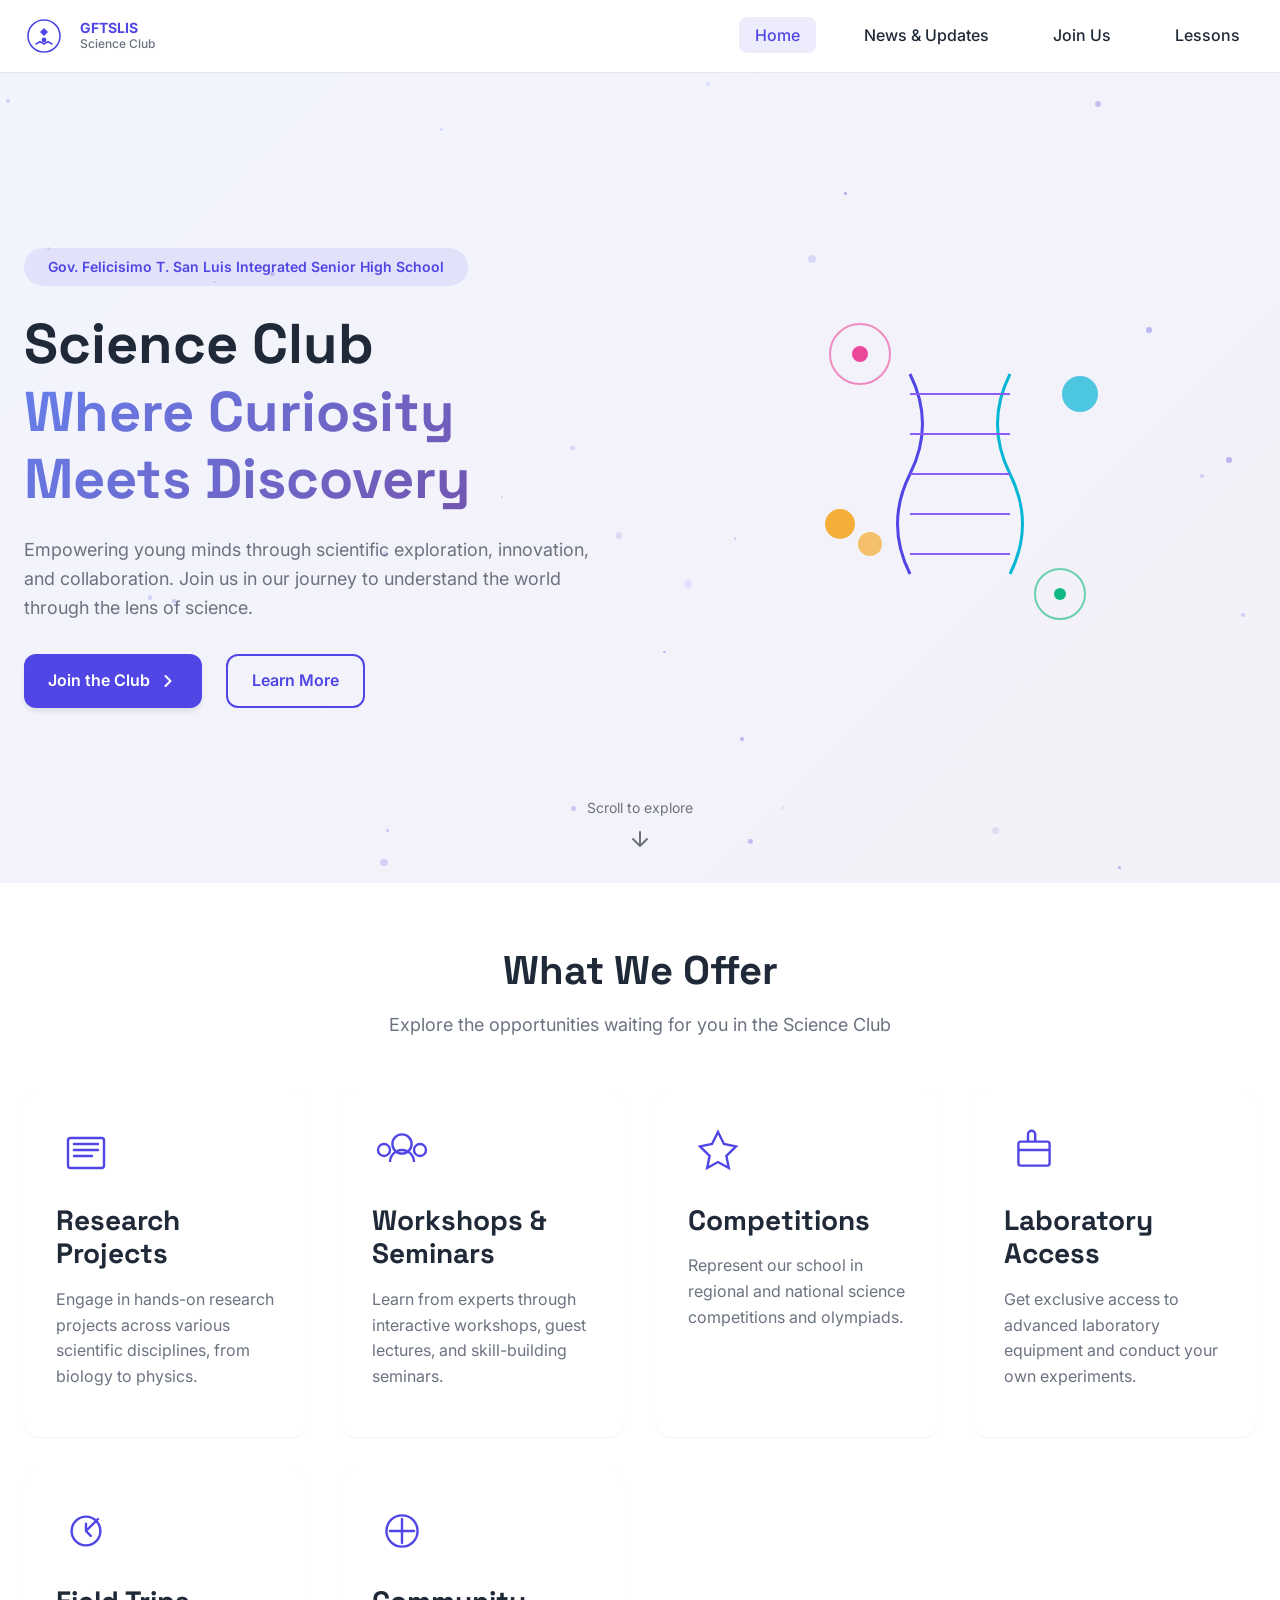
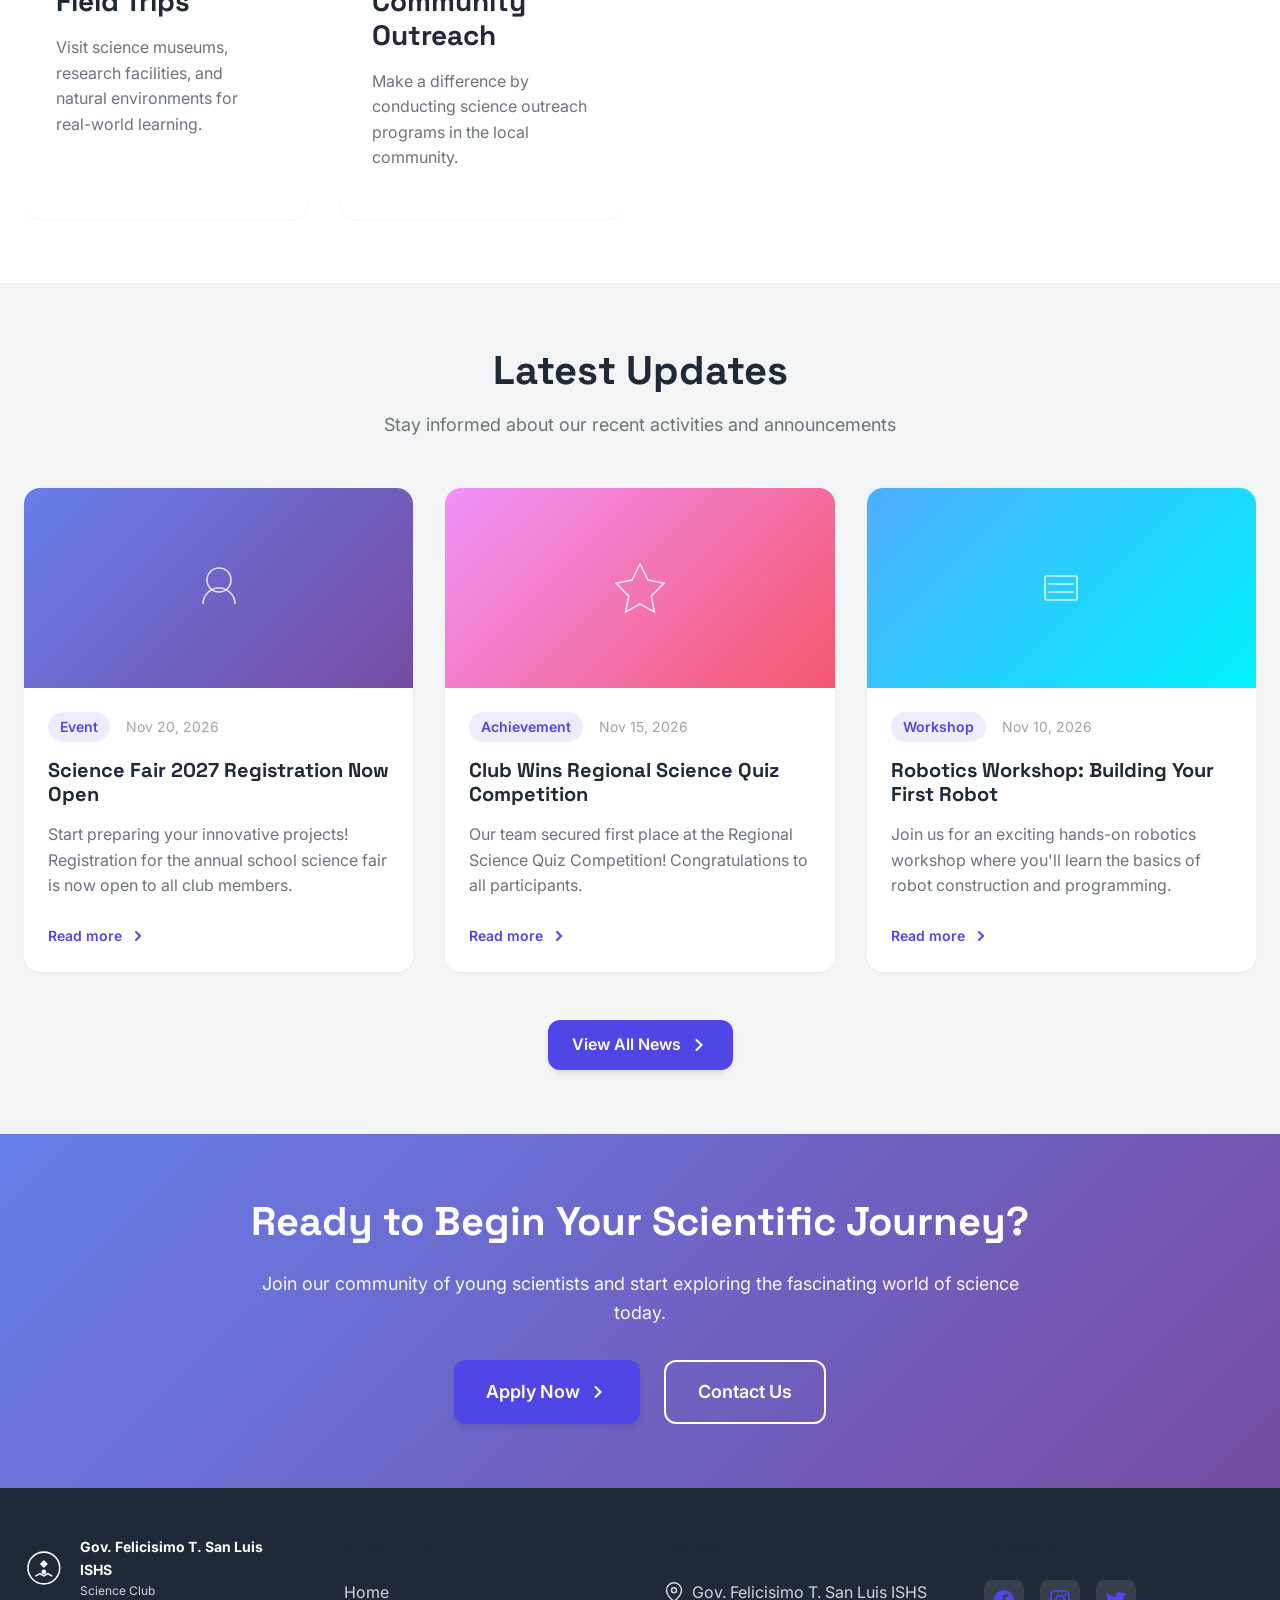
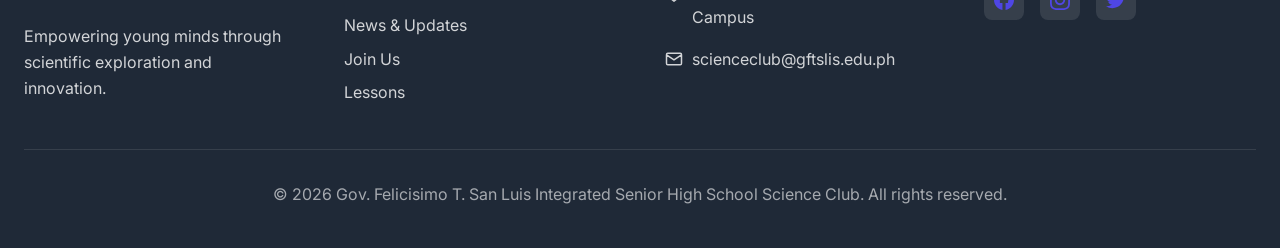
<file: index.html>
<!DOCTYPE html>
<html lang="en">

<head>
    <meta charset="UTF-8">
    <meta name="viewport" content="width=device-width, initial-scale=1.0">
    <meta name="description"
        content="Gov. Felicisimo T. San Luis Integrated Senior High School Science Club - Join us in exploring the wonders of science!">
    <title>Science Club - Gov. Felicisimo T. San Luis ISHS</title>
    <link rel="stylesheet" href="css/styles.css">
    <link rel="preconnect" href="https://fonts.googleapis.com">
    <link rel="preconnect" href="https://fonts.gstatic.com" crossorigin>
    <link
        href="https://fonts.googleapis.com/css2?family=Inter:wght@300;400;500;600;700;800&family=Space+Grotesk:wght@400;500;600;700&display=swap"
        rel="stylesheet">
</head>

<body>
    <!-- Navigation -->
    <nav class="navbar" id="navbar">
        <div class="container nav-container">
            <div class="nav-brand">
                <div class="logo-container">
                    <svg class="logo-icon" viewBox="0 0 50 50" fill="none" xmlns="http://www.w3.org/2000/svg">
                        <circle cx="25" cy="25" r="20" stroke="currentColor" stroke-width="2" />
                        <path d="M25 15L30 20L25 25L20 20L25 15Z" fill="currentColor" />
                        <circle cx="25" cy="30" r="3" fill="currentColor" />
                        <path d="M15 35L20 32L25 35L30 32L35 35" stroke="currentColor" stroke-width="2"
                            stroke-linecap="round" />
                    </svg>
                    <div class="logo-text">
                        <span class="school-initials">GFTSLIS</span>
                        <span class="club-name">Science Club</span>
                    </div>
                </div>
            </div>

            <button class="mobile-menu-toggle" id="mobileMenuToggle" aria-label="Toggle menu">
                <span></span>
                <span></span>
                <span></span>
            </button>

            <ul class="nav-menu" id="navMenu">
                <li><a href="index.html" class="nav-link active">Home</a></li>
                <li><a href="news.html" class="nav-link">News & Updates</a></li>
                <li><a href="application.html" class="nav-link">Join Us</a></li>
                <li><a href="lessons.html" class="nav-link">Lessons</a></li>
            </ul>
        </div>
    </nav>

    <!-- Hero Section -->
    <section class="hero">
        <div class="hero-background">
            <div class="particles" id="particles"></div>
        </div>
        <div class="container hero-content">
            <div class="hero-text">
                <div class="badge">Gov. Felicisimo T. San Luis Integrated Senior High School</div>
                <h1 class="hero-title">
                    Science Club
                    <span class="gradient-text">Where Curiosity Meets Discovery</span>
                </h1>
                <p class="hero-description">
                    Empowering young minds through scientific exploration, innovation, and collaboration.
                    Join us in our journey to understand the world through the lens of science.
                </p>
                <div class="hero-buttons">
                    <a href="application.html" class="btn btn-primary">
                        <span>Join the Club</span>
                        <svg width="20" height="20" viewBox="0 0 20 20" fill="none">
                            <path d="M7.5 15L12.5 10L7.5 5" stroke="currentColor" stroke-width="2"
                                stroke-linecap="round" stroke-linejoin="round" />
                        </svg>
                    </a>
                    <a href="about.html" class="btn btn-secondary">
                        <span>Learn More</span>
                    </a>
                </div>
            </div>
            <div class="hero-visual">
                <div class="science-illustration">
                    <svg viewBox="0 0 400 400" fill="none" xmlns="http://www.w3.org/2000/svg">
                        <!-- DNA Helix -->
                        <path d="M150 100 Q 175 150 150 200 Q 125 250 150 300" stroke="#4F46E5" stroke-width="3"
                            fill="none" />
                        <path d="M250 100 Q 225 150 250 200 Q 275 250 250 300" stroke="#06B6D4" stroke-width="3"
                            fill="none" />
                        <line x1="150" y1="120" x2="250" y2="120" stroke="#8B5CF6" stroke-width="2" />
                        <line x1="150" y1="160" x2="250" y2="160" stroke="#8B5CF6" stroke-width="2" />
                        <line x1="150" y1="200" x2="250" y2="200" stroke="#8B5CF6" stroke-width="2" />
                        <line x1="150" y1="240" x2="250" y2="240" stroke="#8B5CF6" stroke-width="2" />
                        <line x1="150" y1="280" x2="250" y2="280" stroke="#8B5CF6" stroke-width="2" />
                        <!-- Atoms -->
                        <circle cx="100" cy="80" r="30" stroke="#EC4899" stroke-width="2" fill="none" opacity="0.6" />
                        <circle cx="100" cy="80" r="8" fill="#EC4899" />
                        <circle cx="300" cy="320" r="25" stroke="#10B981" stroke-width="2" fill="none" opacity="0.6" />
                        <circle cx="300" cy="320" r="6" fill="#10B981" />
                        <!-- Molecules -->
                        <circle cx="80" cy="250" r="15" fill="#F59E0B" opacity="0.8" />
                        <circle cx="110" cy="270" r="12" fill="#F59E0B" opacity="0.6" />
                        <circle cx="320" cy="120" r="18" fill="#06B6D4" opacity="0.7" />
                    </svg>
                </div>
            </div>
        </div>
        <div class="scroll-indicator">
            <span>Scroll to explore</span>
            <svg width="24" height="24" viewBox="0 0 24 24" fill="none">
                <path d="M12 5V19M12 19L5 12M12 19L19 12" stroke="currentColor" stroke-width="2" stroke-linecap="round"
                    stroke-linejoin="round" />
            </svg>
        </div>
    </section>

    <!-- Features Section -->
    <section class="features section-padding">
        <div class="container">
            <div class="section-header">
                <h2 class="section-title">What We Offer</h2>
                <p class="section-subtitle">Explore the opportunities waiting for you in the Science Club</p>
            </div>

            <div class="features-grid">
                <div class="feature-card">
                    <div class="feature-icon">
                        <svg viewBox="0 0 50 50" fill="none">
                            <rect x="10" y="15" width="30" height="25" rx="2" stroke="currentColor" stroke-width="2" />
                            <path d="M15 20h20M15 25h20M15 30h15" stroke="currentColor" stroke-width="2"
                                stroke-linecap="round" />
                        </svg>
                    </div>
                    <h3 class="feature-title">Research Projects</h3>
                    <p class="feature-description">
                        Engage in hands-on research projects across various scientific disciplines, from biology to
                        physics.
                    </p>
                </div>

                <div class="feature-card">
                    <div class="feature-icon">
                        <svg viewBox="0 0 50 50" fill="none">
                            <circle cx="25" cy="20" r="8" stroke="currentColor" stroke-width="2" />
                            <path d="M15 35c0-5.5 4.5-10 10-10s10 4.5 10 10" stroke="currentColor" stroke-width="2" />
                            <circle cx="40" cy="25" r="5" stroke="currentColor" stroke-width="2" />
                            <circle cx="10" cy="25" r="5" stroke="currentColor" stroke-width="2" />
                        </svg>
                    </div>
                    <h3 class="feature-title">Workshops & Seminars</h3>
                    <p class="feature-description">
                        Learn from experts through interactive workshops, guest lectures, and skill-building seminars.
                    </p>
                </div>

                <div class="feature-card">
                    <div class="feature-icon">
                        <svg viewBox="0 0 50 50" fill="none">
                            <path d="M25 10L30 20L40 22L32 30L34 40L25 35L16 40L18 30L10 22L20 20L25 10Z"
                                stroke="currentColor" stroke-width="2" />
                        </svg>
                    </div>
                    <h3 class="feature-title">Competitions</h3>
                    <p class="feature-description">
                        Represent our school in regional and national science competitions and olympiads.
                    </p>
                </div>

                <div class="feature-card">
                    <div class="feature-icon">
                        <svg viewBox="0 0 50 50" fill="none">
                            <rect x="12" y="18" width="26" height="20" rx="2" stroke="currentColor" stroke-width="2" />
                            <path d="M12 25h26M20 18v-6a3 3 0 016 0v6" stroke="currentColor" stroke-width="2" />
                        </svg>
                    </div>
                    <h3 class="feature-title">Laboratory Access</h3>
                    <p class="feature-description">
                        Get exclusive access to advanced laboratory equipment and conduct your own experiments.
                    </p>
                </div>

                <div class="feature-card">
                    <div class="feature-icon">
                        <svg viewBox="0 0 50 50" fill="none">
                            <circle cx="25" cy="25" r="12" stroke="currentColor" stroke-width="2" />
                            <path d="M25 25L35 15M25 19v6l4 4" stroke="currentColor" stroke-width="2"
                                stroke-linecap="round" />
                        </svg>
                    </div>
                    <h3 class="feature-title">Field Trips</h3>
                    <p class="feature-description">
                        Visit science museums, research facilities, and natural environments for real-world learning.
                    </p>
                </div>

                <div class="feature-card">
                    <div class="feature-icon">
                        <svg viewBox="0 0 50 50" fill="none">
                            <path d="M25 15v20M15 25h20" stroke="currentColor" stroke-width="2"
                                stroke-linecap="round" />
                            <circle cx="25" cy="25" r="13" stroke="currentColor" stroke-width="2" />
                        </svg>
                    </div>
                    <h3 class="feature-title">Community Outreach</h3>
                    <p class="feature-description">
                        Make a difference by conducting science outreach programs in the local community.
                    </p>
                </div>
            </div>
        </div>
    </section>

    <!-- Latest News Section -->
    <section class="latest-news section-padding bg-light">
        <div class="container">
            <div class="section-header">
                <h2 class="section-title">Latest Updates</h2>
                <p class="section-subtitle">Stay informed about our recent activities and announcements</p>
            </div>

            <div class="news-grid">
                <article class="news-card">
                    <div class="news-image">
                        <div class="news-placeholder"
                            style="background: linear-gradient(135deg, #667eea 0%, #764ba2 100%);">
                            <svg viewBox="0 0 100 100" fill="none">
                                <circle cx="50" cy="40" r="15" stroke="white" stroke-width="2" opacity="0.8" />
                                <path d="M30 70c0-11 9-20 20-20s20 9 20 20" stroke="white" stroke-width="2"
                                    opacity="0.8" />
                            </svg>
                        </div>
                    </div>
                    <div class="news-content">
                        <div class="news-meta">
                            <span class="news-category">Event</span>
                            <span class="news-date">Nov 20, 2026</span>
                        </div>
                        <h3 class="news-title">Science Fair 2027 Registration Now Open</h3>
                        <p class="news-excerpt">
                            Start preparing your innovative projects! Registration for the annual school science fair is
                            now open to all club members.
                        </p>
                        <a href="news.html" class="news-link">
                            Read more
                            <svg width="16" height="16" viewBox="0 0 16 16" fill="none">
                                <path d="M6 12L10 8L6 4" stroke="currentColor" stroke-width="2"
                                    stroke-linecap="round" />
                            </svg>
                        </a>
                    </div>
                </article>

                <article class="news-card">
                    <div class="news-image">
                        <div class="news-placeholder"
                            style="background: linear-gradient(135deg, #f093fb 0%, #f5576c 100%);">
                            <svg viewBox="0 0 100 100" fill="none">
                                <path d="M50 20L60 40L80 44L64 60L68 80L50 70L32 80L36 60L20 44L40 40L50 20Z"
                                    stroke="white" stroke-width="2" opacity="0.8" />
                            </svg>
                        </div>
                    </div>
                    <div class="news-content">
                        <div class="news-meta">
                            <span class="news-category">Achievement</span>
                            <span class="news-date">Nov 15, 2026</span>
                        </div>
                        <h3 class="news-title">Club Wins Regional Science Quiz Competition</h3>
                        <p class="news-excerpt">
                            Our team secured first place at the Regional Science Quiz Competition! Congratulations to
                            all participants.
                        </p>
                        <a href="news.html" class="news-link">
                            Read more
                            <svg width="16" height="16" viewBox="0 0 16 16" fill="none">
                                <path d="M6 12L10 8L6 4" stroke="currentColor" stroke-width="2"
                                    stroke-linecap="round" />
                            </svg>
                        </a>
                    </div>
                </article>

                <article class="news-card">
                    <div class="news-image">
                        <div class="news-placeholder"
                            style="background: linear-gradient(135deg, #4facfe 0%, #00f2fe 100%);">
                            <svg viewBox="0 0 100 100" fill="none">
                                <rect x="30" y="35" width="40" height="30" rx="2" stroke="white" stroke-width="2"
                                    opacity="0.8" />
                                <path d="M35 45h30M35 55h30" stroke="white" stroke-width="2" stroke-linecap="round"
                                    opacity="0.8" />
                            </svg>
                        </div>
                    </div>
                    <div class="news-content">
                        <div class="news-meta">
                            <span class="news-category">Workshop</span>
                            <span class="news-date">Nov 10, 2026</span>
                        </div>
                        <h3 class="news-title">Robotics Workshop: Building Your First Robot</h3>
                        <p class="news-excerpt">
                            Join us for an exciting hands-on robotics workshop where you'll learn the basics of robot
                            construction and programming.
                        </p>
                        <a href="news.html" class="news-link">
                            Read more
                            <svg width="16" height="16" viewBox="0 0 16 16" fill="none">
                                <path d="M6 12L10 8L6 4" stroke="currentColor" stroke-width="2"
                                    stroke-linecap="round" />
                            </svg>
                        </a>
                    </div>
                </article>
            </div>

            <div class="section-cta">
                <a href="news.html" class="btn btn-primary">
                    <span>View All News</span>
                    <svg width="20" height="20" viewBox="0 0 20 20" fill="none">
                        <path d="M7.5 15L12.5 10L7.5 5" stroke="currentColor" stroke-width="2" stroke-linecap="round" />
                    </svg>
                </a>
            </div>
        </div>
    </section>

    <!-- CTA Section -->
    <section class="cta-section section-padding">
        <div class="container">
            <div class="cta-content">
                <h2 class="cta-title">Ready to Begin Your Scientific Journey?</h2>
                <p class="cta-description">
                    Join our community of young scientists and start exploring the fascinating world of science today.
                </p>
                <div class="cta-buttons">
                    <a href="application.html" class="btn btn-primary btn-large">
                        <span>Apply Now</span>
                        <svg width="20" height="20" viewBox="0 0 20 20" fill="none">
                            <path d="M7.5 15L12.5 10L7.5 5" stroke="currentColor" stroke-width="2"
                                stroke-linecap="round" />
                        </svg>
                    </a>
                    <a href="about.html" class="btn btn-outline btn-large">
                        <span>Contact Us</span>
                    </a>
                </div>
            </div>
        </div>
    </section>

    <!-- Footer -->
    <footer class="footer">
        <div class="container">
            <div class="footer-content">
                <div class="footer-section">
                    <div class="footer-brand">
                        <svg class="logo-icon" viewBox="0 0 50 50" fill="none">
                            <circle cx="25" cy="25" r="20" stroke="currentColor" stroke-width="2" />
                            <path d="M25 15L30 20L25 25L20 20L25 15Z" fill="currentColor" />
                            <circle cx="25" cy="30" r="3" fill="currentColor" />
                            <path d="M15 35L20 32L25 35L30 32L35 35" stroke="currentColor" stroke-width="2"
                                stroke-linecap="round" />
                        </svg>
                        <div>
                            <div class="footer-school">Gov. Felicisimo T. San Luis ISHS</div>
                            <div class="footer-club">Science Club</div>
                        </div>
                    </div>
                    <p class="footer-description">
                        Empowering young minds through scientific exploration and innovation.
                    </p>
                </div>

                <div class="footer-section">
                    <h4 class="footer-title">Quick Links</h4>
                    <ul class="footer-links">
                        <li><a href="index.html">Home</a></li>
                        <li><a href="news.html">News & Updates</a></li>
                        <li><a href="application.html">Join Us</a></li>
                        <li><a href="lessons.html">Lessons</a></li>
                    </ul>
                </div>

                <div class="footer-section">
                    <h4 class="footer-title">Contact</h4>
                    <ul class="footer-contact">
                        <li>
                            <svg width="20" height="20" viewBox="0 0 20 20" fill="none">
                                <path
                                    d="M17.5 8.33C17.5 14.17 10 19.17 10 19.17C10 19.17 2.5 14.17 2.5 8.33C2.5 4.19 5.86 0.83 10 0.83C14.14 0.83 17.5 4.19 17.5 8.33Z"
                                    stroke="currentColor" stroke-width="1.5" />
                                <circle cx="10" cy="8.33" r="2.5" stroke="currentColor" stroke-width="1.5" />
                            </svg>
                            <span>Gov. Felicisimo T. San Luis ISHS Campus</span>
                        </li>
                        <li>
                            <svg width="20" height="20" viewBox="0 0 20 20" fill="none">
                                <path
                                    d="M2.5 5.83L10 10.83L17.5 5.83M2.5 5.83V14.17C2.5 15.08 3.09 15.83 3.75 15.83H16.25C16.91 15.83 17.5 15.08 17.5 14.17V5.83M2.5 5.83C2.5 4.92 3.09 4.17 3.75 4.17H16.25C16.91 4.17 17.5 4.92 17.5 5.83"
                                    stroke="currentColor" stroke-width="1.5" />
                            </svg>
                            <span>scienceclub@gftslis.edu.ph</span>
                        </li>
                    </ul>
                </div>

                <div class="footer-section">
                    <h4 class="footer-title">Follow Us</h4>
                    <div class="social-links">
                        <a href="#" aria-label="Facebook" class="social-link">
                            <svg viewBox="0 0 24 24" fill="currentColor">
                                <path
                                    d="M24 12.073c0-6.627-5.373-12-12-12s-12 5.373-12 12c0 5.99 4.388 10.954 10.125 11.854v-8.385H7.078v-3.47h3.047V9.43c0-3.007 1.792-4.669 4.533-4.669 1.312 0 2.686.235 2.686.235v2.953H15.83c-1.491 0-1.956.925-1.956 1.874v2.25h3.328l-.532 3.47h-2.796v8.385C19.612 23.027 24 18.062 24 12.073z" />
                            </svg>
                        </a>
                        <a href="#" aria-label="Instagram" class="social-link">
                            <svg viewBox="0 0 24 24" fill="currentColor">
                                <path
                                    d="M12 2.163c3.204 0 3.584.012 4.85.07 3.252.148 4.771 1.691 4.919 4.919.058 1.265.069 1.645.069 4.849 0 3.205-.012 3.584-.069 4.849-.149 3.225-1.664 4.771-4.919 4.919-1.266.058-1.644.07-4.85.07-3.204 0-3.584-.012-4.849-.07-3.26-.149-4.771-1.699-4.919-4.92-.058-1.265-.07-1.644-.07-4.849 0-3.204.013-3.583.07-4.849.149-3.227 1.664-4.771 4.919-4.919 1.266-.057 1.645-.069 4.849-.069zm0-2.163c-3.259 0-3.667.014-4.947.072-4.358.2-6.78 2.618-6.98 6.98-.059 1.281-.073 1.689-.073 4.948 0 3.259.014 3.668.072 4.948.2 4.358 2.618 6.78 6.98 6.98 1.281.058 1.689.072 4.948.072 3.259 0 3.668-.014 4.948-.072 4.354-.2 6.782-2.618 6.979-6.98.059-1.28.073-1.689.073-4.948 0-3.259-.014-3.667-.072-4.947-.196-4.354-2.617-6.78-6.979-6.98-1.281-.059-1.69-.073-4.949-.073zm0 5.838c-3.403 0-6.162 2.759-6.162 6.162s2.759 6.163 6.162 6.163 6.162-2.759 6.162-6.163c0-3.403-2.759-6.162-6.162-6.162zm0 10.162c-2.209 0-4-1.79-4-4 0-2.209 1.791-4 4-4s4 1.791 4 4c0 2.21-1.791 4-4 4zm6.406-11.845c-.796 0-1.441.645-1.441 1.44s.645 1.44 1.441 1.44c.795 0 1.439-.645 1.439-1.44s-.644-1.44-1.439-1.44z" />
                            </svg>
                        </a>
                        <a href="#" aria-label="Twitter" class="social-link">
                            <svg viewBox="0 0 24 24" fill="currentColor">
                                <path
                                    d="M23.953 4.57a10 10 0 01-2.825.775 4.958 4.958 0 002.163-2.723c-.951.555-2.005.959-3.127 1.184a4.92 4.92 0 00-8.384 4.482C7.69 8.095 4.067 6.13 1.64 3.162a4.822 4.822 0 00-.666 2.475c0 1.71.87 3.213 2.188 4.096a4.904 4.904 0 01-2.228-.616v.06a4.923 4.923 0 003.946 4.827 4.996 4.996 0 01-2.212.085 4.936 4.936 0 004.604 3.417 9.867 9.867 0 01-6.102 2.105c-.39 0-.779-.023-1.17-.067a13.995 13.995 0 007.557 2.209c9.053 0 13.998-7.496 13.998-13.985 0-.21 0-.42-.015-.63A9.935 9.935 0 0024 4.59z" />
                            </svg>
                        </a>
                    </div>
                </div>
            </div>

            <div class="footer-bottom">
                <p>&copy; 2026 Gov. Felicisimo T. San Luis Integrated Senior High School Science Club. All rights
                    reserved.</p>
            </div>
        </div>
    </footer>

    <script src="js/main.js"></script>
</body>

</html>
</file>
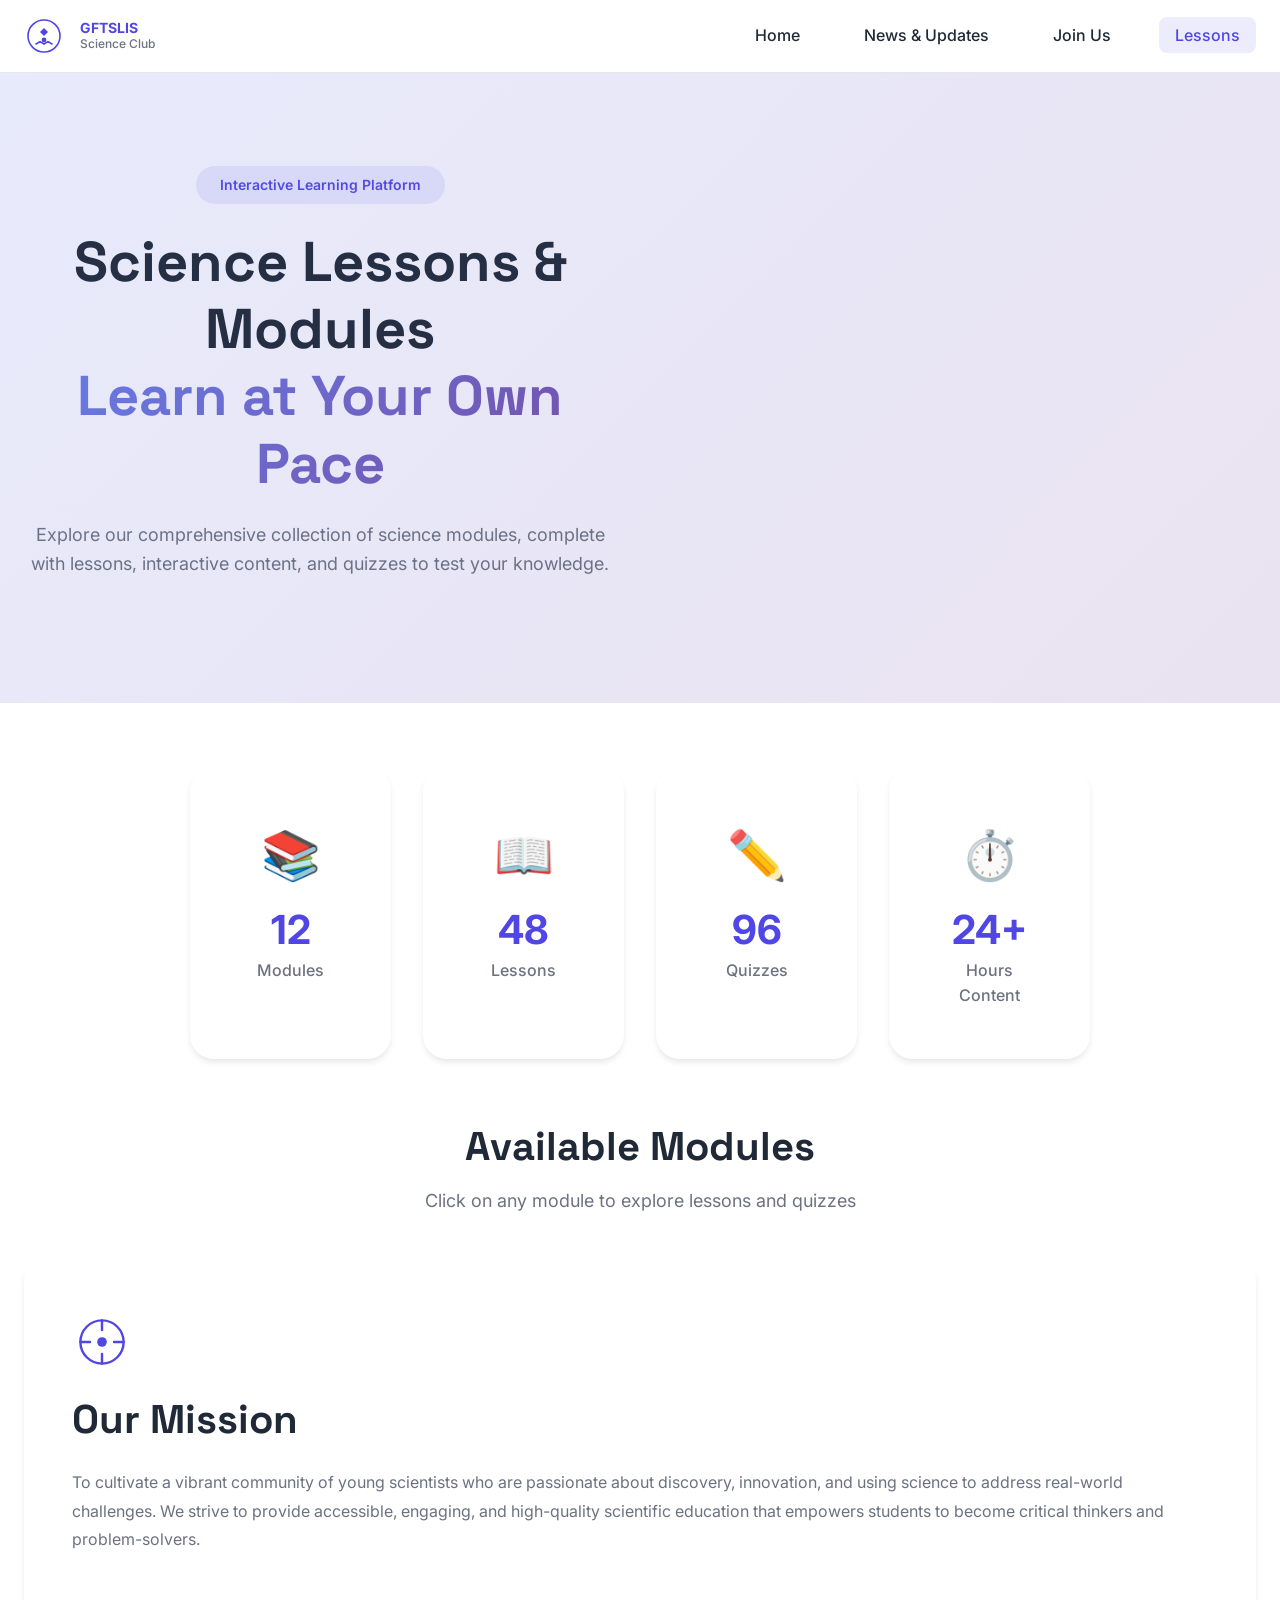
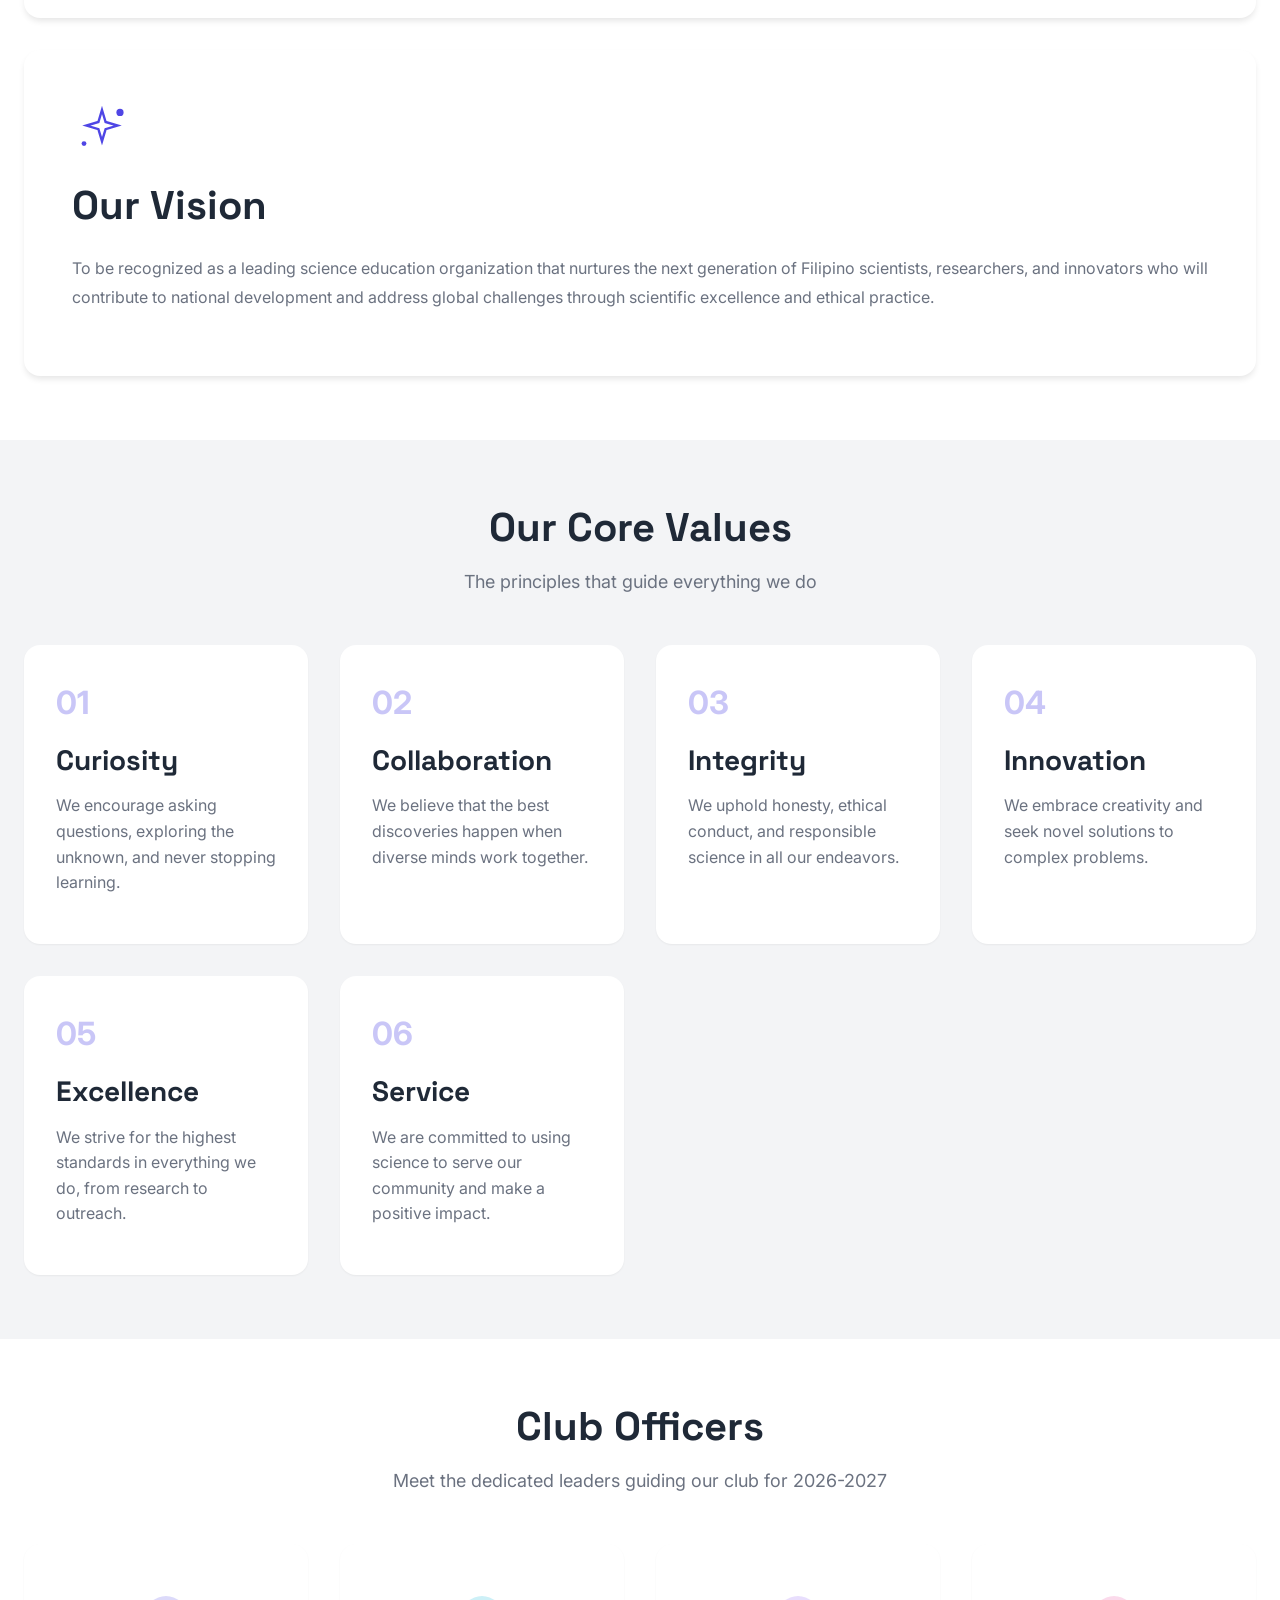
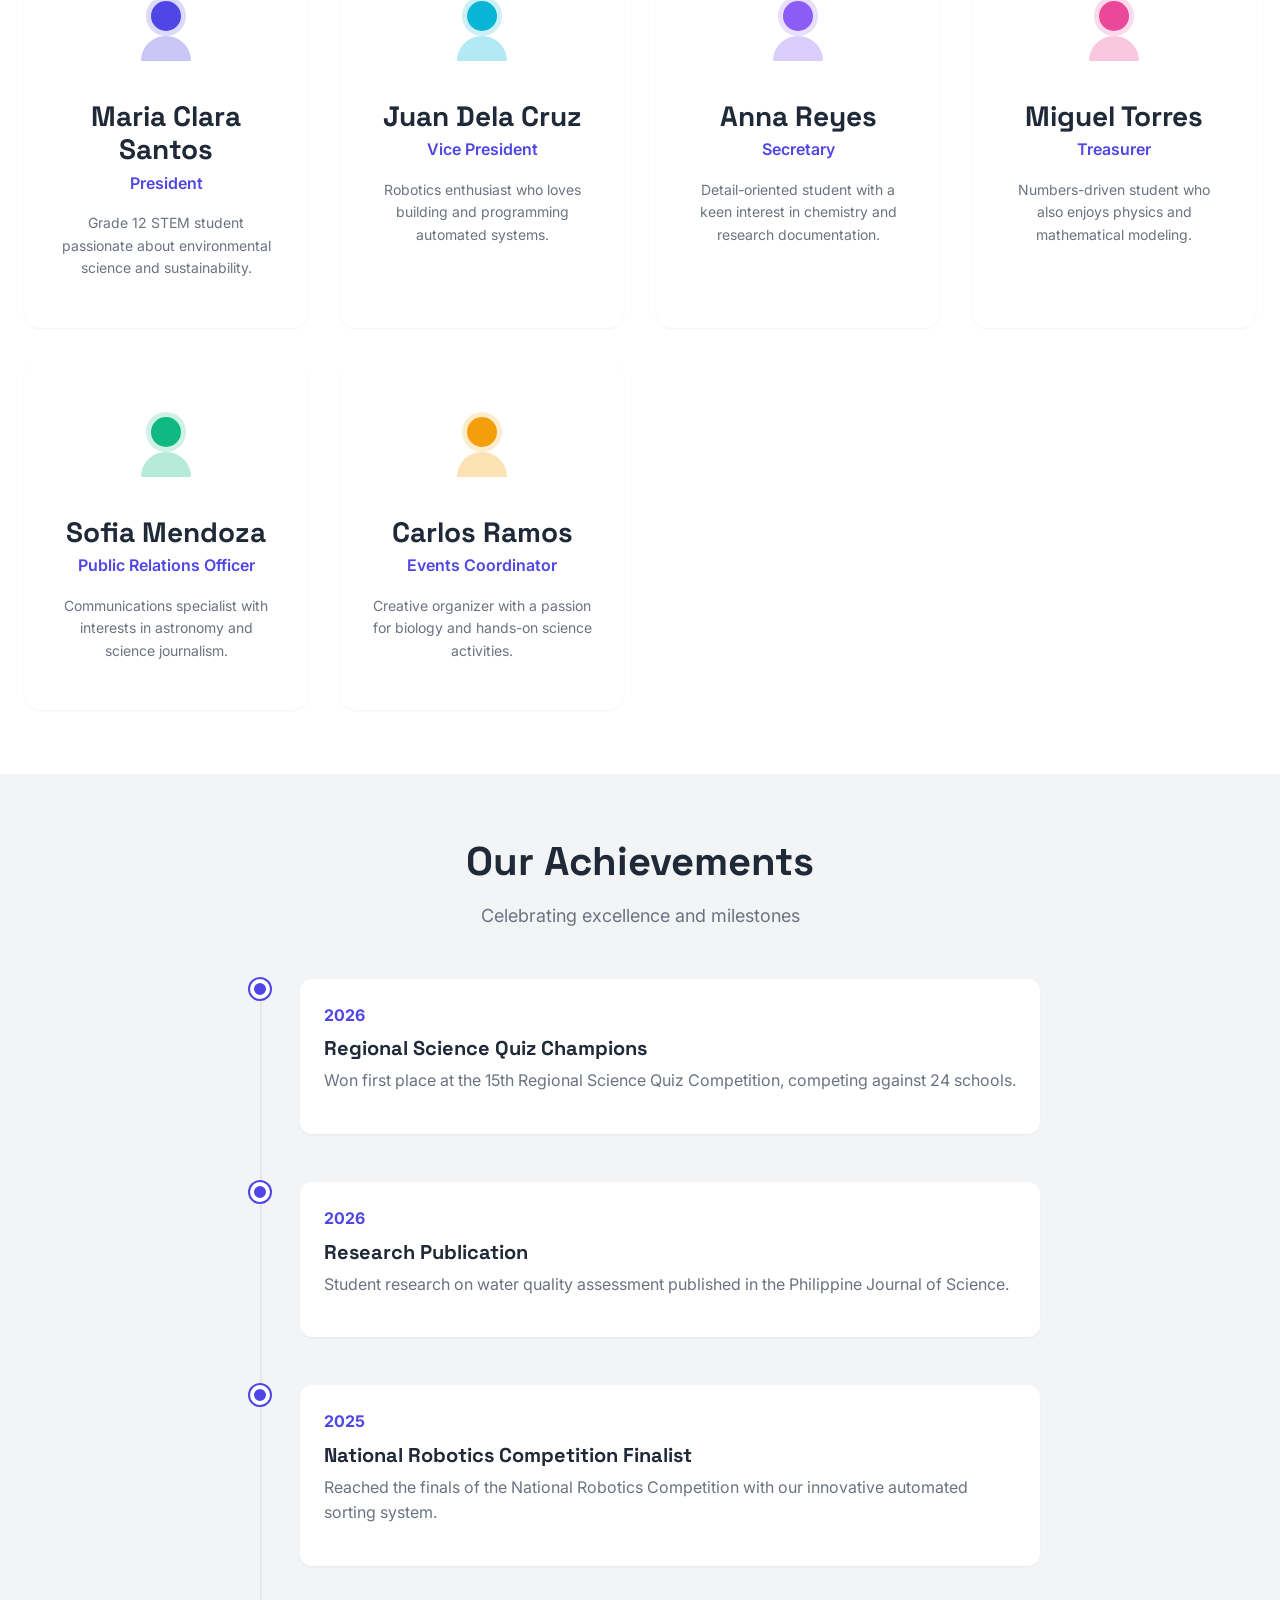
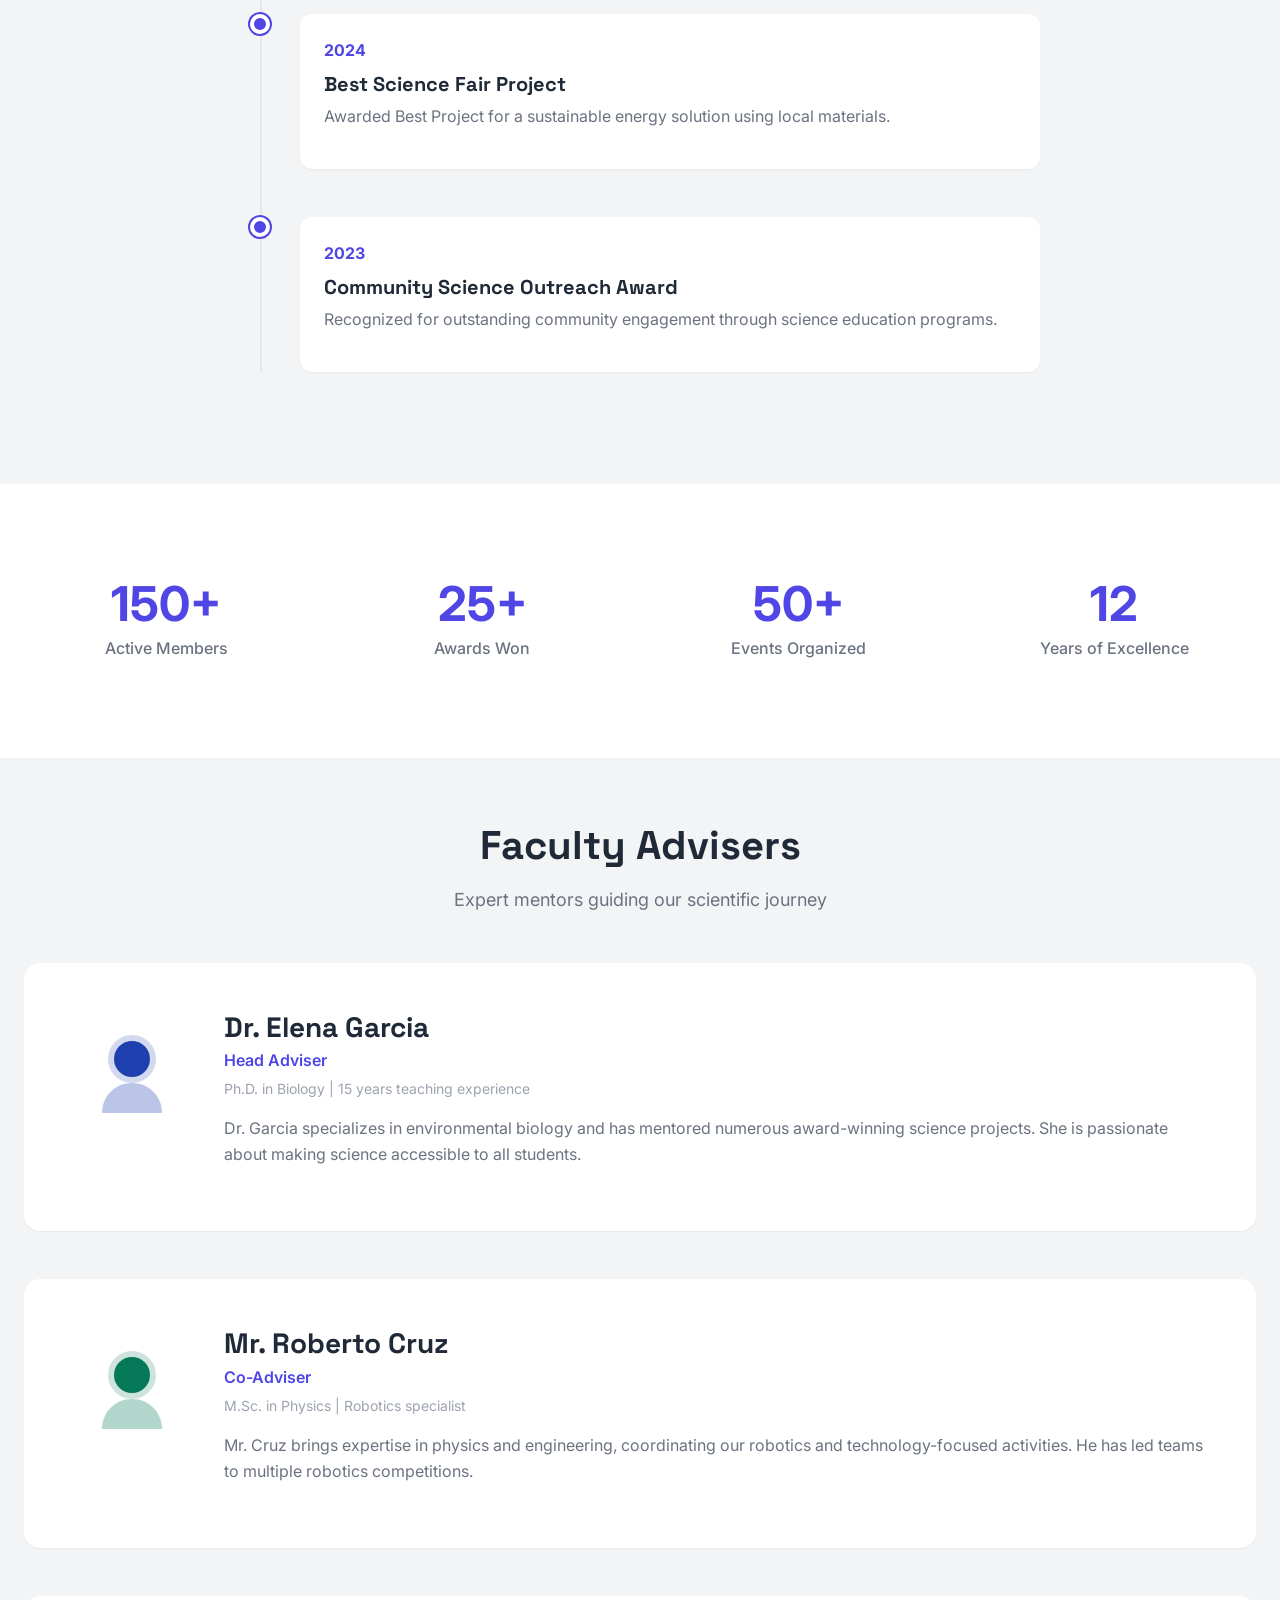
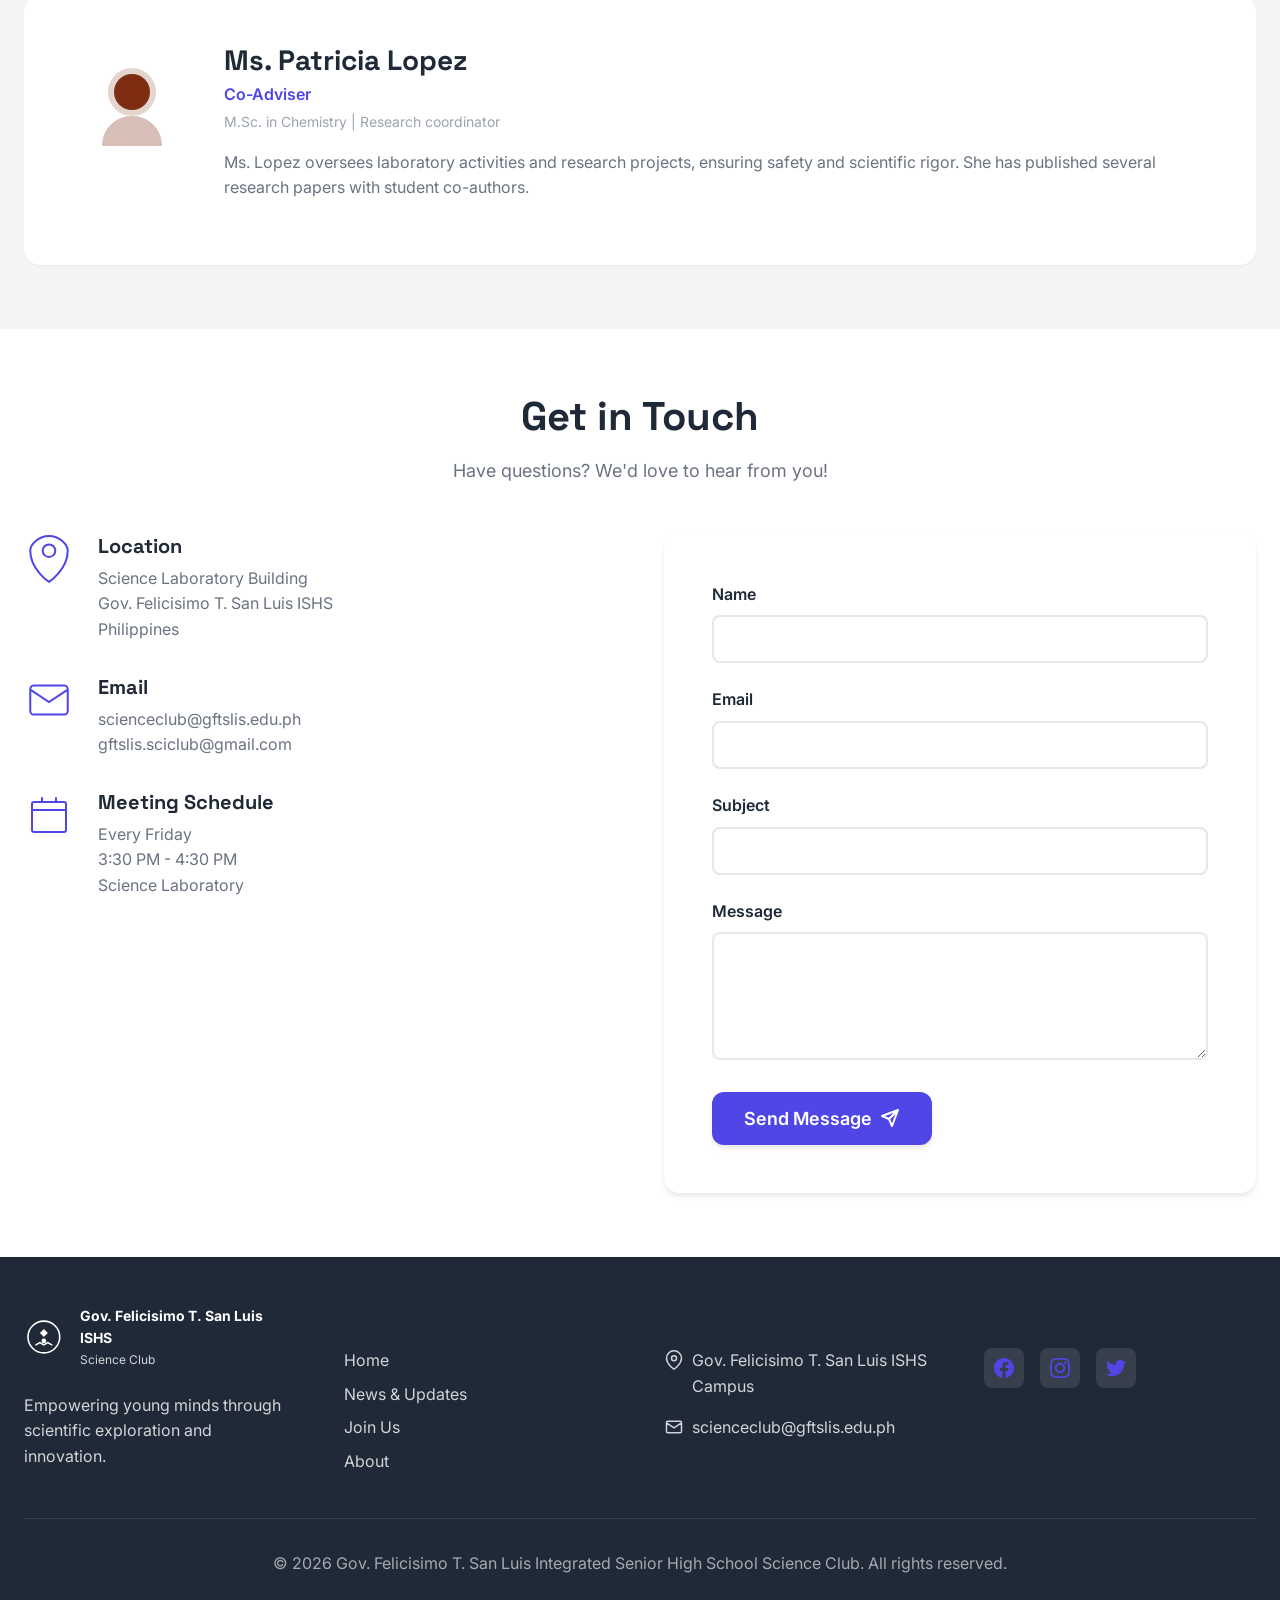
<file: about.html>
<!DOCTYPE html>
<html lang="en">

<head>
    <meta charset="UTF-8">
    <meta name="viewport" content="width=device-width, initial-scale=1.0">
    <meta name="description" content="Interactive science lessons, modules, and quizzes for the Science Club">
    <title>Lessons - Science Club - Gov. Felicisimo T. San Luis ISHS</title>
    <link rel="stylesheet" href="css/styles.css">
    <link rel="stylesheet" href="css/lessons.css">
    <link rel="preconnect" href="https://fonts.googleapis.com">
    <link rel="preconnect" href="https://fonts.gstatic.com" crossorigin>
    <link
        href="https://fonts.googleapis.com/css2?family=Inter:wght@300;400;500;600;700;800&family=Space+Grotesk:wght@400;500;600;700&display=swap"
        rel="stylesheet">
</head>

<body>
    <!-- Navigation -->
    <nav class="navbar" id="navbar">
        <div class="container nav-container">
            <div class="nav-brand">
                <div class="logo-container">
                    <svg class="logo-icon" viewBox="0 0 50 50" fill="none" xmlns="http://www.w3.org/2000/svg">
                        <circle cx="25" cy="25" r="20" stroke="currentColor" stroke-width="2" />
                        <path d="M25 15L30 20L25 25L20 20L25 15Z" fill="currentColor" />
                        <circle cx="25" cy="30" r="3" fill="currentColor" />
                        <path d="M15 35L20 32L25 35L30 32L35 35" stroke="currentColor" stroke-width="2"
                            stroke-linecap="round" />
                    </svg>
                    <div class="logo-text">
                        <span class="school-initials">GFTSLIS</span>
                        <span class="club-name">Science Club</span>
                    </div>
                </div>
            </div>

            <button class="mobile-menu-toggle" id="mobileMenuToggle" aria-label="Toggle menu">
                <span></span>
                <span></span>
                <span></span>
            </button>

            <ul class="nav-menu" id="navMenu">
                <li><a href="index.html" class="nav-link">Home</a></li>
                <li><a href="news.html" class="nav-link">News & Updates</a></li>
                <li><a href="application.html" class="nav-link">Join Us</a></li>
                <li><a href="lessons.html" class="nav-link active">Lessons</a></li>
            </ul>
        </div>
    </nav>

    <!-- Hero Section with Particles -->
    <section class="lessons-hero">
        <div class="hero-background">
            <div class="particles" id="lessonsParticles"></div>
        </div>
        <div class="container hero-content">
            <div class="hero-text-center">
                <div class="badge">Interactive Learning Platform</div>
                <h1 class="hero-title">
                    Science Lessons & Modules
                    <span class="gradient-text">Learn at Your Own Pace</span>
                </h1>
                <p class="hero-description">
                    Explore our comprehensive collection of science modules, complete with lessons,
                    interactive content, and quizzes to test your knowledge.
                </p>
            </div>
        </div>
    </section>

    <!-- Module Statistics -->
    <section class="module-stats section-padding-top">
        <div class="container">
            <div class="stats-grid-modern">
                <div class="stat-card-modern">
                    <div class="stat-icon">📚</div>
                    <div class="stat-number">12</div>
                    <div class="stat-label">Modules</div>
                </div>
                <div class="stat-card-modern">
                    <div class="stat-icon">📖</div>
                    <div class="stat-number">48</div>
                    <div class="stat-label">Lessons</div>
                </div>
                <div class="stat-card-modern">
                    <div class="stat-icon">✏️</div>
                    <div class="stat-number">96</div>
                    <div class="stat-label">Quizzes</div>
                </div>
                <div class="stat-card-modern">
                    <div class="stat-icon">⏱️</div>
                    <div class="stat-number">24+</div>
                    <div class="stat-label">Hours Content</div>
                </div>
            </div>
        </div>
    </section>

    <!-- Modules List -->
    <section class="modules-section section-padding">
        <div class="container">
            <div class="section-header">
                <h2 class="section-title">Available Modules</h2>
                <p class="section-subtitle">Click on any module to explore lessons and quizzes</p>
            </div>

            <div class="modules-list" id="modulesList">
                <div class="mv-card">
                    <div class="mv-icon">
                        <svg viewBox="0 0 50 50" fill="none">
                            <circle cx="25" cy="25" r="18" stroke="currentColor" stroke-width="2" />
                            <circle cx="25" cy="25" r="4" fill="currentColor" />
                            <path d="M25 7v8M25 35v8M7 25h8M35 25h8" stroke="currentColor" stroke-width="2"
                                stroke-linecap="round" />
                        </svg>
                    </div>
                    <h2 class="mv-title">Our Mission</h2>
                    <p class="mv-text">
                        To cultivate a vibrant community of young scientists who are passionate about discovery,
                        innovation, and using science to address real-world challenges. We strive to provide
                        accessible, engaging, and high-quality scientific education that empowers students to
                        become critical thinkers and problem-solvers.
                    </p>
                </div>

                <div class="mv-card">
                    <div class="mv-icon">
                        <svg viewBox="0 0 50 50" fill="none">
                            <path d="M25 10L28 20L38 23L28 26L25 36L22 26L12 23L22 20L25 10Z" stroke="currentColor"
                                stroke-width="2" fill="none" />
                            <circle cx="40" cy="12" r="3" fill="currentColor" />
                            <circle cx="10" cy="38" r="2" fill="currentColor" />
                        </svg>
                    </div>
                    <h2 class="mv-title">Our Vision</h2>
                    <p class="mv-text">
                        To be recognized as a leading science education organization that nurtures the next
                        generation of Filipino scientists, researchers, and innovators who will contribute to
                        national development and address global challenges through scientific excellence and
                        ethical practice.
                    </p>
                </div>
            </div>
        </div>
    </section>

    <!-- Core Values -->
    <section class="core-values section-padding bg-light">
        <div class="container">
            <div class="section-header">
                <h2 class="section-title">Our Core Values</h2>
                <p class="section-subtitle">The principles that guide everything we do</p>
            </div>

            <div class="values-grid">
                <div class="value-card">
                    <div class="value-number">01</div>
                    <h3 class="value-title">Curiosity</h3>
                    <p class="value-text">We encourage asking questions, exploring the unknown, and never stopping
                        learning.</p>
                </div>

                <div class="value-card">
                    <div class="value-number">02</div>
                    <h3 class="value-title">Collaboration</h3>
                    <p class="value-text">We believe that the best discoveries happen when diverse minds work together.
                    </p>
                </div>

                <div class="value-card">
                    <div class="value-number">03</div>
                    <h3 class="value-title">Integrity</h3>
                    <p class="value-text">We uphold honesty, ethical conduct, and responsible science in all our
                        endeavors.</p>
                </div>

                <div class="value-card">
                    <div class="value-number">04</div>
                    <h3 class="value-title">Innovation</h3>
                    <p class="value-text">We embrace creativity and seek novel solutions to complex problems.</p>
                </div>

                <div class="value-card">
                    <div class="value-number">05</div>
                    <h3 class="value-title">Excellence</h3>
                    <p class="value-text">We strive for the highest standards in everything we do, from research to
                        outreach.</p>
                </div>

                <div class="value-card">
                    <div class="value-number">06</div>
                    <h3 class="value-title">Service</h3>
                    <p class="value-text">We are committed to using science to serve our community and make a positive
                        impact.</p>
                </div>
            </div>
        </div>
    </section>

    <!-- Officers Section -->
    <section class="officers-section section-padding">
        <div class="container">
            <div class="section-header">
                <h2 class="section-title">Club Officers</h2>
                <p class="section-subtitle">Meet the dedicated leaders guiding our club for 2026-2027</p>
            </div>

            <div class="officers-grid">
                <div class="officer-card">
                    <div class="officer-avatar">
                        <svg viewBox="0 0 100 100" fill="none">
                            <circle cx="50" cy="40" r="20" fill="#4F46E5" opacity="0.2" />
                            <circle cx="50" cy="40" r="15" fill="#4F46E5" />
                            <path d="M25 85c0-14 11-25 25-25s25 11 25 25" fill="#4F46E5" opacity="0.3" />
                        </svg>
                    </div>
                    <h3 class="officer-name">Maria Clara Santos</h3>
                    <p class="officer-position">President</p>
                    <p class="officer-bio">Grade 12 STEM student passionate about environmental science and
                        sustainability.</p>
                </div>

                <div class="officer-card">
                    <div class="officer-avatar">
                        <svg viewBox="0 0 100 100" fill="none">
                            <circle cx="50" cy="40" r="20" fill="#06B6D4" opacity="0.2" />
                            <circle cx="50" cy="40" r="15" fill="#06B6D4" />
                            <path d="M25 85c0-14 11-25 25-25s25 11 25 25" fill="#06B6D4" opacity="0.3" />
                        </svg>
                    </div>
                    <h3 class="officer-name">Juan Dela Cruz</h3>
                    <p class="officer-position">Vice President</p>
                    <p class="officer-bio">Robotics enthusiast who loves building and programming automated systems.</p>
                </div>

                <div class="officer-card">
                    <div class="officer-avatar">
                        <svg viewBox="0 0 100 100" fill="none">
                            <circle cx="50" cy="40" r="20" fill="#8B5CF6" opacity="0.2" />
                            <circle cx="50" cy="40" r="15" fill="#8B5CF6" />
                            <path d="M25 85c0-14 11-25 25-25s25 11 25 25" fill="#8B5CF6" opacity="0.3" />
                        </svg>
                    </div>
                    <h3 class="officer-name">Anna Reyes</h3>
                    <p class="officer-position">Secretary</p>
                    <p class="officer-bio">Detail-oriented student with a keen interest in chemistry and research
                        documentation.</p>
                </div>

                <div class="officer-card">
                    <div class="officer-avatar">
                        <svg viewBox="0 0 100 100" fill="none">
                            <circle cx="50" cy="40" r="20" fill="#EC4899" opacity="0.2" />
                            <circle cx="50" cy="40" r="15" fill="#EC4899" />
                            <path d="M25 85c0-14 11-25 25-25s25 11 25 25" fill="#EC4899" opacity="0.3" />
                        </svg>
                    </div>
                    <h3 class="officer-name">Miguel Torres</h3>
                    <p class="officer-position">Treasurer</p>
                    <p class="officer-bio">Numbers-driven student who also enjoys physics and mathematical modeling.</p>
                </div>

                <div class="officer-card">
                    <div class="officer-avatar">
                        <svg viewBox="0 0 100 100" fill="none">
                            <circle cx="50" cy="40" r="20" fill="#10B981" opacity="0.2" />
                            <circle cx="50" cy="40" r="15" fill="#10B981" />
                            <path d="M25 85c0-14 11-25 25-25s25 11 25 25" fill="#10B981" opacity="0.3" />
                        </svg>
                    </div>
                    <h3 class="officer-name">Sofia Mendoza</h3>
                    <p class="officer-position">Public Relations Officer</p>
                    <p class="officer-bio">Communications specialist with interests in astronomy and science journalism.
                    </p>
                </div>

                <div class="officer-card">
                    <div class="officer-avatar">
                        <svg viewBox="0 0 100 100" fill="none">
                            <circle cx="50" cy="40" r="20" fill="#F59E0B" opacity="0.2" />
                            <circle cx="50" cy="40" r="15" fill="#F59E0B" />
                            <path d="M25 85c0-14 11-25 25-25s25 11 25 25" fill="#F59E0B" opacity="0.3" />
                        </svg>
                    </div>
                    <h3 class="officer-name">Carlos Ramos</h3>
                    <p class="officer-position">Events Coordinator</p>
                    <p class="officer-bio">Creative organizer with a passion for biology and hands-on science
                        activities.</p>
                </div>
            </div>
        </div>
    </section>

    <!-- Achievements -->
    <section class="achievements-section section-padding bg-light">
        <div class="container">
            <div class="section-header">
                <h2 class="section-title">Our Achievements</h2>
                <p class="section-subtitle">Celebrating excellence and milestones</p>
            </div>

            <div class="achievements-timeline">
                <div class="timeline-item">
                    <div class="timeline-marker"></div>
                    <div class="timeline-content">
                        <div class="timeline-year">2026</div>
                        <h3 class="timeline-title">Regional Science Quiz Champions</h3>
                        <p class="timeline-text">Won first place at the 15th Regional Science Quiz Competition,
                            competing against 24 schools.</p>
                    </div>
                </div>

                <div class="timeline-item">
                    <div class="timeline-marker"></div>
                    <div class="timeline-content">
                        <div class="timeline-year">2026</div>
                        <h3 class="timeline-title">Research Publication</h3>
                        <p class="timeline-text">Student research on water quality assessment published in the
                            Philippine Journal of Science.</p>
                    </div>
                </div>

                <div class="timeline-item">
                    <div class="timeline-marker"></div>
                    <div class="timeline-content">
                        <div class="timeline-year">2025</div>
                        <h3 class="timeline-title">National Robotics Competition Finalist</h3>
                        <p class="timeline-text">Reached the finals of the National Robotics Competition with our
                            innovative automated sorting system.</p>
                    </div>
                </div>

                <div class="timeline-item">
                    <div class="timeline-marker"></div>
                    <div class="timeline-content">
                        <div class="timeline-year">2024</div>
                        <h3 class="timeline-title">Best Science Fair Project</h3>
                        <p class="timeline-text">Awarded Best Project for a sustainable energy solution using local
                            materials.</p>
                    </div>
                </div>

                <div class="timeline-item">
                    <div class="timeline-marker"></div>
                    <div class="timeline-content">
                        <div class="timeline-year">2023</div>
                        <h3 class="timeline-title">Community Science Outreach Award</h3>
                        <p class="timeline-text">Recognized for outstanding community engagement through science
                            education programs.</p>
                    </div>
                </div>
            </div>
        </div>
    </section>

    <!-- Statistics -->
    <section class="stats-section section-padding">
        <div class="container">
            <div class="stats-grid">
                <div class="stat-card">
                    <div class="stat-number">150+</div>
                    <div class="stat-label">Active Members</div>
                </div>

                <div class="stat-card">
                    <div class="stat-number">25+</div>
                    <div class="stat-label">Awards Won</div>
                </div>

                <div class="stat-card">
                    <div class="stat-number">50+</div>
                    <div class="stat-label">Events Organized</div>
                </div>

                <div class="stat-card">
                    <div class="stat-number">12</div>
                    <div class="stat-label">Years of Excellence</div>
                </div>
            </div>
        </div>
    </section>

    <!-- Faculty Advisers -->
    <section class="advisers-section section-padding bg-light">
        <div class="container">
            <div class="section-header">
                <h2 class="section-title">Faculty Advisers</h2>
                <p class="section-subtitle">Expert mentors guiding our scientific journey</p>
            </div>

            <div class="advisers-grid">
                <div class="adviser-card">
                    <div class="adviser-avatar">
                        <svg viewBox="0 0 100 100" fill="none">
                            <circle cx="50" cy="40" r="20" fill="#1e40af" opacity="0.2" />
                            <circle cx="50" cy="40" r="15" fill="#1e40af" />
                            <path d="M25 85c0-14 11-25 25-25s25 11 25 25" fill="#1e40af" opacity="0.3" />
                        </svg>
                    </div>
                    <div class="adviser-info">
                        <h3 class="adviser-name">Dr. Elena Garcia</h3>
                        <p class="adviser-title">Head Adviser</p>
                        <p class="adviser-credentials">Ph.D. in Biology | 15 years teaching experience</p>
                        <p class="adviser-bio">
                            Dr. Garcia specializes in environmental biology and has mentored numerous award-winning
                            science projects. She is passionate about making science accessible to all students.
                        </p>
                    </div>
                </div>

                <div class="adviser-card">
                    <div class="adviser-avatar">
                        <svg viewBox="0 0 100 100" fill="none">
                            <circle cx="50" cy="40" r="20" fill="#047857" opacity="0.2" />
                            <circle cx="50" cy="40" r="15" fill="#047857" />
                            <path d="M25 85c0-14 11-25 25-25s25 11 25 25" fill="#047857" opacity="0.3" />
                        </svg>
                    </div>
                    <div class="adviser-info">
                        <h3 class="adviser-name">Mr. Roberto Cruz</h3>
                        <p class="adviser-title">Co-Adviser</p>
                        <p class="adviser-credentials">M.Sc. in Physics | Robotics specialist</p>
                        <p class="adviser-bio">
                            Mr. Cruz brings expertise in physics and engineering, coordinating our robotics and
                            technology-focused activities. He has led teams to multiple robotics competitions.
                        </p>
                    </div>
                </div>

                <div class="adviser-card">
                    <div class="adviser-avatar">
                        <svg viewBox="0 0 100 100" fill="none">
                            <circle cx="50" cy="40" r="20" fill="#7c2d12" opacity="0.2" />
                            <circle cx="50" cy="40" r="15" fill="#7c2d12" />
                            <path d="M25 85c0-14 11-25 25-25s25 11 25 25" fill="#7c2d12" opacity="0.3" />
                        </svg>
                    </div>
                    <div class="adviser-info">
                        <h3 class="adviser-name">Ms. Patricia Lopez</h3>
                        <p class="adviser-title">Co-Adviser</p>
                        <p class="adviser-credentials">M.Sc. in Chemistry | Research coordinator</p>
                        <p class="adviser-bio">
                            Ms. Lopez oversees laboratory activities and research projects, ensuring safety and
                            scientific rigor. She has published several research papers with student co-authors.
                        </p>
                    </div>
                </div>
            </div>
        </div>
    </section>

    <!-- Contact Section -->
    <section class="contact-section section-padding">
        <div class="container">
            <div class="section-header">
                <h2 class="section-title">Get in Touch</h2>
                <p class="section-subtitle">Have questions? We'd love to hear from you!</p>
            </div>

            <div class="contact-grid">
                <div class="contact-info">
                    <div class="contact-item">
                        <div class="contact-icon">
                            <svg viewBox="0 0 50 50" fill="none">
                                <path
                                    d="M43.75 16.67C43.75 35.42 25 47.92 25 47.92C25 47.92 6.25 35.42 6.25 16.67C6.25 10.48 14.65 2.08 25 2.08C35.35 2.08 43.75 10.48 43.75 16.67Z"
                                    stroke="currentColor" stroke-width="2" />
                                <circle cx="25" cy="16.67" r="6.25" stroke="currentColor" stroke-width="2" />
                            </svg>
                        </div>
                        <div class="contact-details">
                            <h4>Location</h4>
                            <p>Science Laboratory Building<br>Gov. Felicisimo T. San Luis ISHS<br>Philippines</p>
                        </div>
                    </div>

                    <div class="contact-item">
                        <div class="contact-icon">
                            <svg viewBox="0 0 50 50" fill="none">
                                <path
                                    d="M6.25 14.58L25 27.08L43.75 14.58M6.25 14.58V35.42C6.25 37.7 7.73 39.58 9.38 39.58H40.62C42.27 39.58 43.75 37.7 43.75 35.42V14.58M6.25 14.58C6.25 12.3 7.73 10.42 9.38 10.42H40.62C42.27 10.42 43.75 12.3 43.75 14.58"
                                    stroke="currentColor" stroke-width="2" />
                            </svg>
                        </div>
                        <div class="contact-details">
                            <h4>Email</h4>
                            <p>scienceclub@gftslis.edu.ph<br>gftslis.sciclub@gmail.com</p>
                        </div>
                    </div>

                    <div class="contact-item">
                        <div class="contact-icon">
                            <svg viewBox="0 0 50 50" fill="none">
                                <rect x="8" y="12" width="34" height="30" rx="2" stroke="currentColor"
                                    stroke-width="2" />
                                <path d="M8 20h34M18 12v-4M32 12v-4" stroke="currentColor" stroke-width="2"
                                    stroke-linecap="round" />
                            </svg>
                        </div>
                        <div class="contact-details">
                            <h4>Meeting Schedule</h4>
                            <p>Every Friday<br>3:30 PM - 4:30 PM<br>Science Laboratory</p>
                        </div>
                    </div>
                </div>

                <div class="contact-form-container">
                    <form class="contact-form" id="contactForm">
                        <div class="form-group">
                            <label for="contactName" class="form-label">Name</label>
                            <input type="text" id="contactName" name="name" class="form-input" required>
                        </div>

                        <div class="form-group">
                            <label for="contactEmail" class="form-label">Email</label>
                            <input type="email" id="contactEmail" name="email" class="form-input" required>
                        </div>

                        <div class="form-group">
                            <label for="contactSubject" class="form-label">Subject</label>
                            <input type="text" id="contactSubject" name="subject" class="form-input" required>
                        </div>

                        <div class="form-group">
                            <label for="contactMessage" class="form-label">Message</label>
                            <textarea id="contactMessage" name="message" class="form-textarea" rows="5"
                                required></textarea>
                        </div>

                        <button type="submit" class="btn btn-primary btn-large">
                            <span>Send Message</span>
                            <svg width="20" height="20" viewBox="0 0 20 20" fill="none">
                                <path d="M18 2L9 11M18 2L12 18L9 11M18 2L2 8L9 11" stroke="currentColor"
                                    stroke-width="2" stroke-linecap="round" stroke-linejoin="round" />
                            </svg>
                        </button>
                    </form>
                </div>
            </div>
        </div>
    </section>

    <!-- Footer -->
    <footer class="footer">
        <div class="container">
            <div class="footer-content">
                <div class="footer-section">
                    <div class="footer-brand">
                        <svg class="logo-icon" viewBox="0 0 50 50" fill="none">
                            <circle cx="25" cy="25" r="20" stroke="currentColor" stroke-width="2" />
                            <path d="M25 15L30 20L25 25L20 20L25 15Z" fill="currentColor" />
                            <circle cx="25" cy="30" r="3" fill="currentColor" />
                            <path d="M15 35L20 32L25 35L30 32L35 35" stroke="currentColor" stroke-width="2"
                                stroke-linecap="round" />
                        </svg>
                        <div>
                            <div class="footer-school">Gov. Felicisimo T. San Luis ISHS</div>
                            <div class="footer-club">Science Club</div>
                        </div>
                    </div>
                    <p class="footer-description">
                        Empowering young minds through scientific exploration and innovation.
                    </p>
                </div>

                <div class="footer-section">
                    <h4 class="footer-title">Quick Links</h4>
                    <ul class="footer-links">
                        <li><a href="index.html">Home</a></li>
                        <li><a href="news.html">News & Updates</a></li>
                        <li><a href="application.html">Join Us</a></li>
                        <li><a href="about.html">About</a></li>
                    </ul>
                </div>

                <div class="footer-section">
                    <h4 class="footer-title">Contact</h4>
                    <ul class="footer-contact">
                        <li>
                            <svg width="20" height="20" viewBox="0 0 20 20" fill="none">
                                <path
                                    d="M17.5 8.33C17.5 14.17 10 19.17 10 19.17C10 19.17 2.5 14.17 2.5 8.33C2.5 4.19 5.86 0.83 10 0.83C14.14 0.83 17.5 4.19 17.5 8.33Z"
                                    stroke="currentColor" stroke-width="1.5" />
                                <circle cx="10" cy="8.33" r="2.5" stroke="currentColor" stroke-width="1.5" />
                            </svg>
                            <span>Gov. Felicisimo T. San Luis ISHS Campus</span>
                        </li>
                        <li>
                            <svg width="20" height="20" viewBox="0 0 20 20" fill="none">
                                <path
                                    d="M2.5 5.83L10 10.83L17.5 5.83M2.5 5.83V14.17C2.5 15.08 3.09 15.83 3.75 15.83H16.25C16.91 15.83 17.5 15.08 17.5 14.17V5.83M2.5 5.83C2.5 4.92 3.09 4.17 3.75 4.17H16.25C16.91 4.17 17.5 4.92 17.5 5.83"
                                    stroke="currentColor" stroke-width="1.5" />
                            </svg>
                            <span>scienceclub@gftslis.edu.ph</span>
                        </li>
                    </ul>
                </div>

                <div class="footer-section">
                    <h4 class="footer-title">Follow Us</h4>
                    <div class="social-links">
                        <a href="#" aria-label="Facebook" class="social-link">
                            <svg viewBox="0 0 24 24" fill="currentColor">
                                <path
                                    d="M24 12.073c0-6.627-5.373-12-12-12s-12 5.373-12 12c0 5.99 4.388 10.954 10.125 11.854v-8.385H7.078v-3.47h3.047V9.43c0-3.007 1.792-4.669 4.533-4.669 1.312 0 2.686.235 2.686.235v2.953H15.83c-1.491 0-1.956.925-1.956 1.874v2.25h3.328l-.532 3.47h-2.796v8.385C19.612 23.027 24 18.062 24 12.073z" />
                            </svg>
                        </a>
                        <a href="#" aria-label="Instagram" class="social-link">
                            <svg viewBox="0 0 24 24" fill="currentColor">
                                <path
                                    d="M12 2.163c3.204 0 3.584.012 4.85.07 3.252.148 4.771 1.691 4.919 4.919.058 1.265.069 1.645.069 4.849 0 3.205-.012 3.584-.069 4.849-.149 3.225-1.664 4.771-4.919 4.919-1.266.058-1.644.07-4.85.07-3.204 0-3.584-.012-4.849-.07-3.26-.149-4.771-1.699-4.919-4.92-.058-1.265-.07-1.644-.07-4.849 0-3.204.013-3.583.07-4.849.149-3.227 1.664-4.771 4.919-4.919 1.266-.057 1.645-.069 4.849-.069zm0-2.163c-3.259 0-3.667.014-4.947.072-4.358.2-6.78 2.618-6.98 6.98-.059 1.281-.073 1.689-.073 4.948 0 3.259.014 3.668.072 4.948.2 4.358 2.618 6.78 6.98 6.98 1.281.058 1.689.072 4.948.072 3.259 0 3.668-.014 4.948-.072 4.354-.2 6.782-2.618 6.979-6.98.059-1.28.073-1.689.073-4.948 0-3.259-.014-3.667-.072-4.947-.196-4.354-2.617-6.78-6.979-6.98-1.281-.059-1.69-.073-4.949-.073zm0 5.838c-3.403 0-6.162 2.759-6.162 6.162s2.759 6.163 6.162 6.163 6.162-2.759 6.162-6.163c0-3.403-2.759-6.162-6.162-6.162zm0 10.162c-2.209 0-4-1.79-4-4 0-2.209 1.791-4 4-4s4 1.791 4 4c0 2.21-1.791 4-4 4zm6.406-11.845c-.796 0-1.441.645-1.441 1.44s.645 1.44 1.441 1.44c.795 0 1.439-.645 1.439-1.44s-.644-1.44-1.439-1.44z" />
                            </svg>
                        </a>
                        <a href="#" aria-label="Twitter" class="social-link">
                            <svg viewBox="0 0 24 24" fill="currentColor">
                                <path
                                    d="M23.953 4.57a10 10 0 01-2.825.775 4.958 4.958 0 002.163-2.723c-.951.555-2.005.959-3.127 1.184a4.92 4.92 0 00-8.384 4.482C7.69 8.095 4.067 6.13 1.64 3.162a4.822 4.822 0 00-.666 2.475c0 1.71.87 3.213 2.188 4.096a4.904 4.904 0 01-2.228-.616v.06a4.923 4.923 0 003.946 4.827 4.996 4.996 0 01-2.212.085 4.936 4.936 0 004.604 3.417 9.867 9.867 0 01-6.102 2.105c-.39 0-.779-.023-1.17-.067a13.995 13.995 0 007.557 2.209c9.053 0 13.998-7.496 13.998-13.985 0-.21 0-.42-.015-.63A9.935 9.935 0 0024 4.59z" />
                            </svg>
                        </a>
                    </div>
                </div>
            </div>

            <div class="footer-bottom">
                <p>&copy; 2026 Gov. Felicisimo T. San Luis Integrated Senior High School Science Club. All rights
                    reserved.</p>
            </div>
        </div>
    </footer>

    <script src="js/main.js"></script>
</body>

</html>
</file>
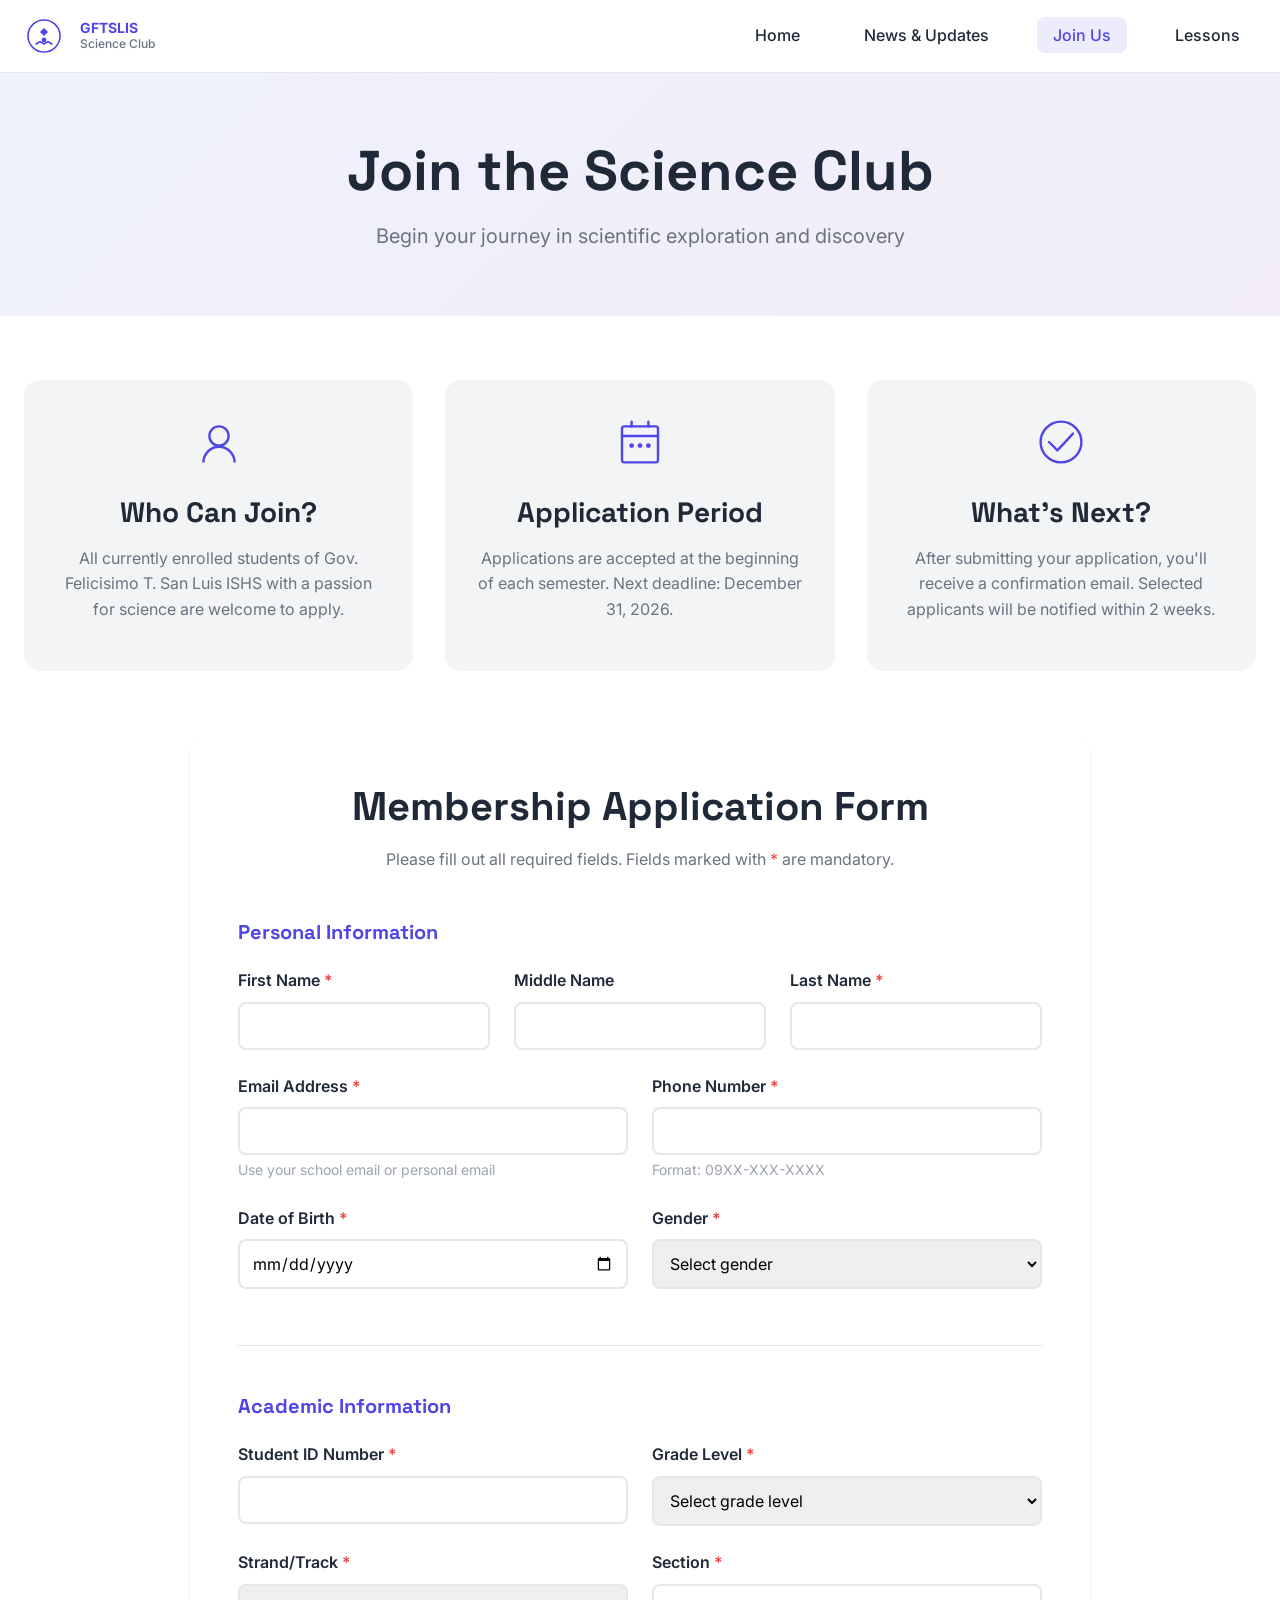
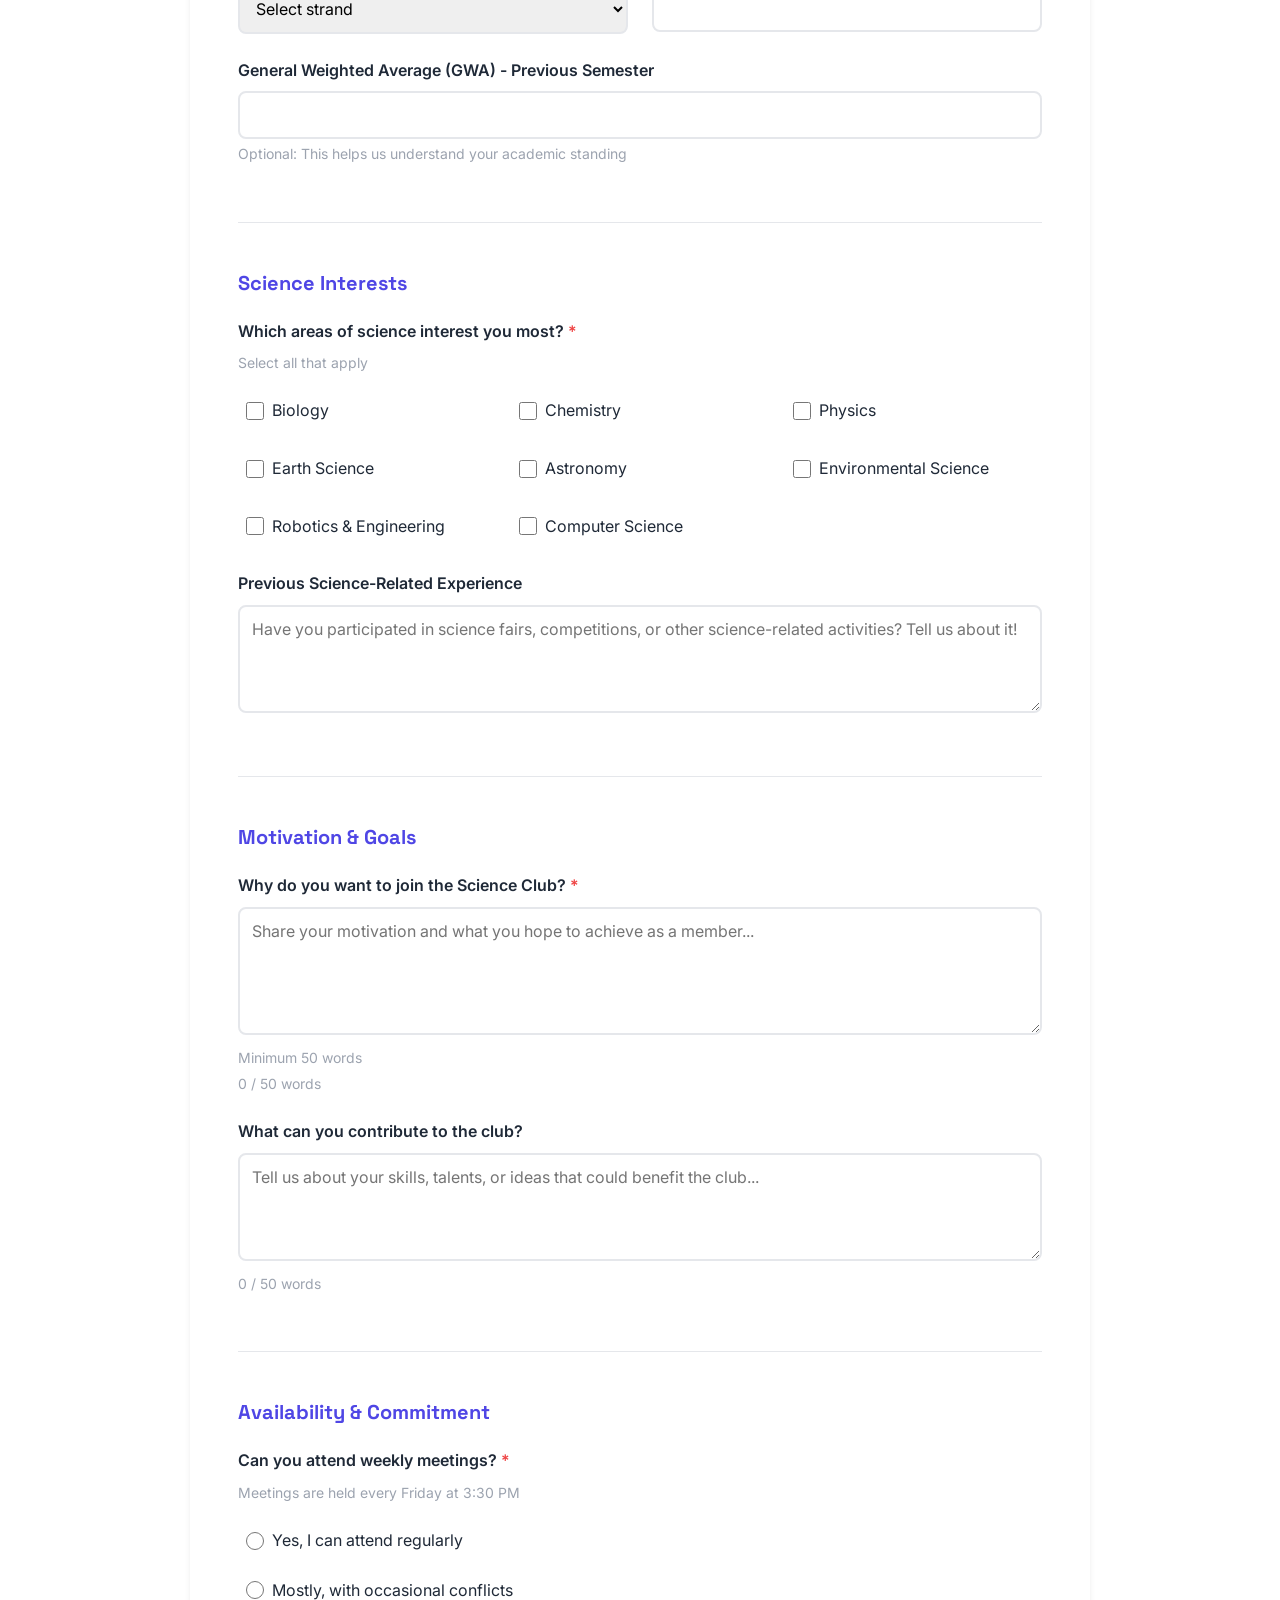
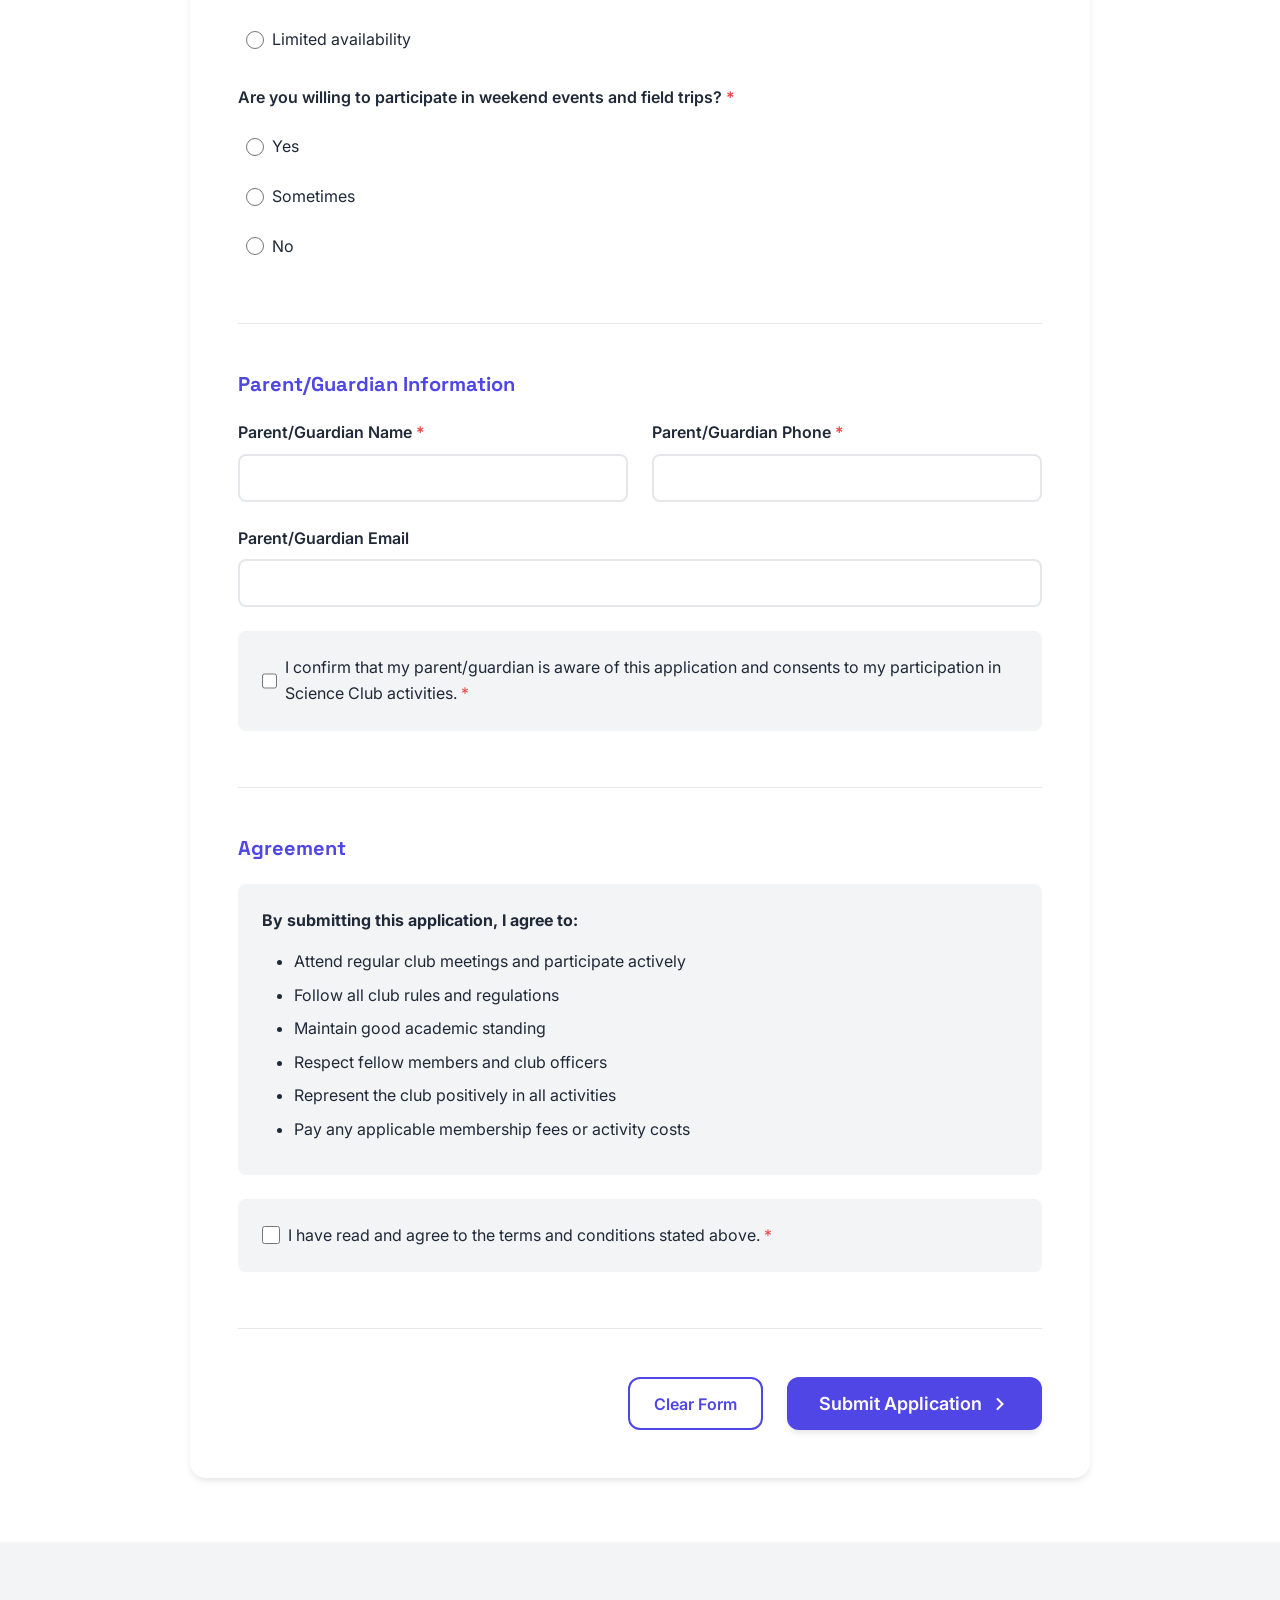
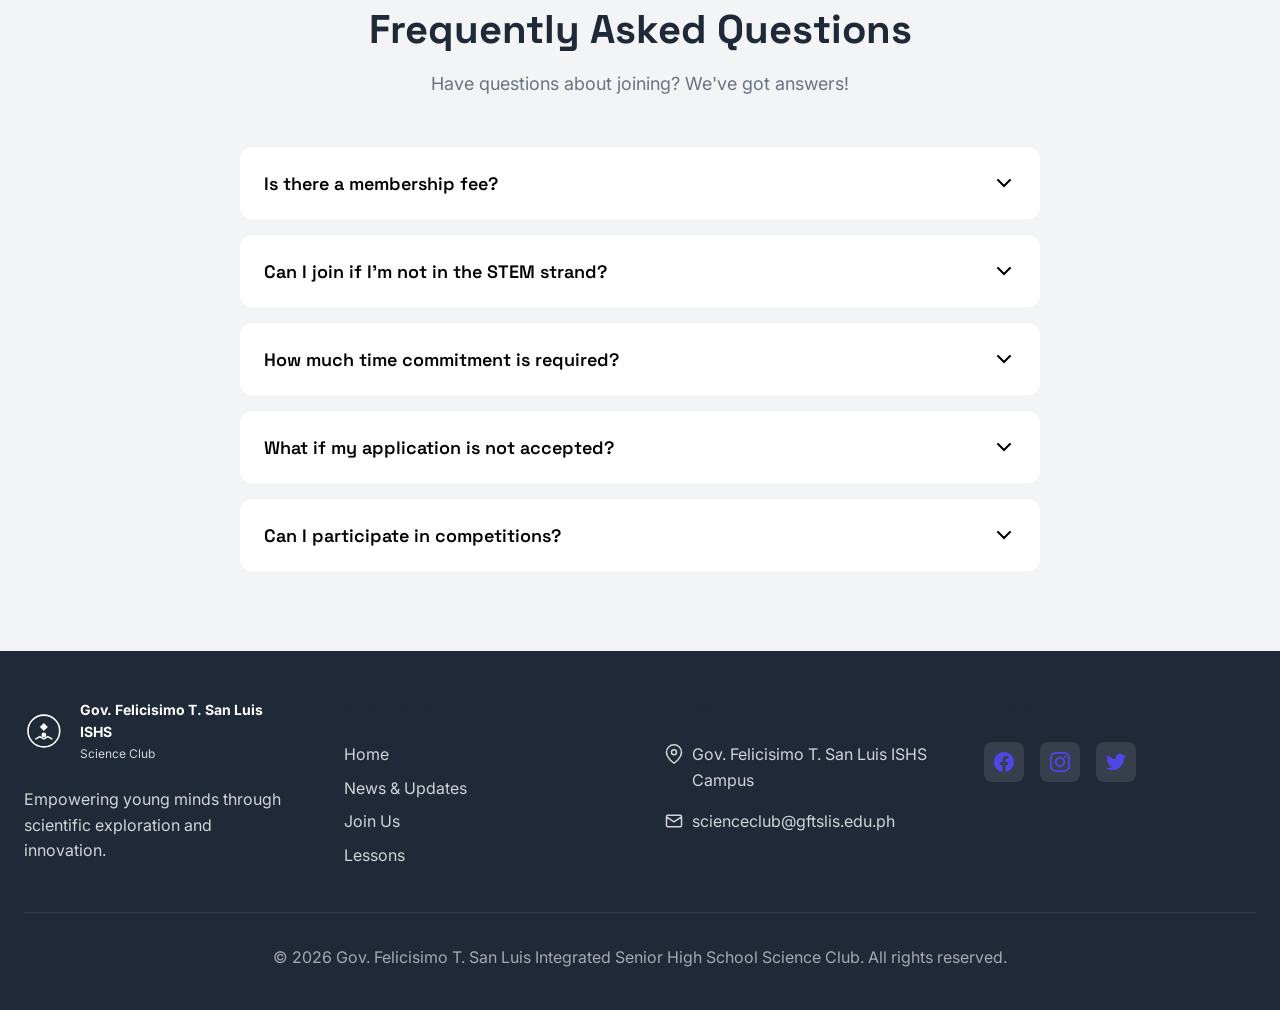
<file: application.html>
<!DOCTYPE html>
<html lang="en">

<head>
    <meta charset="UTF-8">
    <meta name="viewport" content="width=device-width, initial-scale=1.0">
    <meta name="description"
        content="Apply to join the Science Club at Gov. Felicisimo T. San Luis Integrated Senior High School">
    <title>Join Us - Science Club - Gov. Felicisimo T. San Luis ISHS</title>
    <link rel="stylesheet" href="css/styles.css">
    <link rel="preconnect" href="https://fonts.googleapis.com">
    <link rel="preconnect" href="https://fonts.gstatic.com" crossorigin>
    <link
        href="https://fonts.googleapis.com/css2?family=Inter:wght@300;400;500;600;700;800&family=Space+Grotesk:wght@400;500;600;700&display=swap"
        rel="stylesheet">
</head>

<body>
    <!-- Navigation -->
    <nav class="navbar" id="navbar">
        <div class="container nav-container">
            <div class="nav-brand">
                <div class="logo-container">
                    <svg class="logo-icon" viewBox="0 0 50 50" fill="none" xmlns="http://www.w3.org/2000/svg">
                        <circle cx="25" cy="25" r="20" stroke="currentColor" stroke-width="2" />
                        <path d="M25 15L30 20L25 25L20 20L25 15Z" fill="currentColor" />
                        <circle cx="25" cy="30" r="3" fill="currentColor" />
                        <path d="M15 35L20 32L25 35L30 32L35 35" stroke="currentColor" stroke-width="2"
                            stroke-linecap="round" />
                    </svg>
                    <div class="logo-text">
                        <span class="school-initials">GFTSLIS</span>
                        <span class="club-name">Science Club</span>
                    </div>
                </div>
            </div>

            <button class="mobile-menu-toggle" id="mobileMenuToggle" aria-label="Toggle menu">
                <span></span>
                <span></span>
                <span></span>
            </button>

            <ul class="nav-menu" id="navMenu">
                <li><a href="index.html" class="nav-link">Home</a></li>
                <li><a href="news.html" class="nav-link">News & Updates</a></li>
                <li><a href="application.html" class="nav-link active">Join Us</a></li>
                <li><a href="lessons.html" class="nav-link">Lessons</a></li>
            </ul>
        </div>
    </nav>

    <!-- Page Header -->
    <section class="page-header">
        <div class="container">
            <div class="page-header-content">
                <h1 class="page-title">Join the Science Club</h1>
                <p class="page-description">Begin your journey in scientific exploration and discovery</p>
            </div>
        </div>
    </section>

    <!-- Application Info -->
    <section class="application-info section-padding-top">
        <div class="container">
            <div class="info-cards">
                <div class="info-card">
                    <div class="info-icon">
                        <svg viewBox="0 0 50 50" fill="none">
                            <circle cx="25" cy="20" r="8" stroke="currentColor" stroke-width="2" />
                            <path d="M12 42c0-7 6-13 13-13s13 6 13 13" stroke="currentColor" stroke-width="2" />
                        </svg>
                    </div>
                    <h3 class="info-title">Who Can Join?</h3>
                    <p class="info-text">All currently enrolled students of Gov. Felicisimo T. San Luis ISHS with a
                        passion for science are welcome to apply.</p>
                </div>

                <div class="info-card">
                    <div class="info-icon">
                        <svg viewBox="0 0 50 50" fill="none">
                            <rect x="10" y="12" width="30" height="30" rx="2" stroke="currentColor" stroke-width="2" />
                            <path d="M10 20h30M18 12v-4M32 12v-4" stroke="currentColor" stroke-width="2"
                                stroke-linecap="round" />
                            <circle cx="18" cy="28" r="2" fill="currentColor" />
                            <circle cx="25" cy="28" r="2" fill="currentColor" />
                            <circle cx="32" cy="28" r="2" fill="currentColor" />
                        </svg>
                    </div>
                    <h3 class="info-title">Application Period</h3>
                    <p class="info-text">Applications are accepted at the beginning of each semester. Next deadline:
                        December 31, 2026.</p>
                </div>

                <div class="info-card">
                    <div class="info-icon">
                        <svg viewBox="0 0 50 50" fill="none">
                            <path d="M15 25L22 32L35 18" stroke="currentColor" stroke-width="2" stroke-linecap="round"
                                stroke-linejoin="round" />
                            <circle cx="25" cy="25" r="17" stroke="currentColor" stroke-width="2" />
                        </svg>
                    </div>
                    <h3 class="info-title">What's Next?</h3>
                    <p class="info-text">After submitting your application, you'll receive a confirmation email.
                        Selected applicants will be notified within 2 weeks.</p>
                </div>
            </div>
        </div>
    </section>

    <!-- Application Form -->
    <section class="application-form-section section-padding">
        <div class="container">
            <div class="form-container">
                <div class="form-header">
                    <h2 class="form-title">Membership Application Form</h2>
                    <p class="form-subtitle">Please fill out all required fields. Fields marked with <span
                            class="required">*</span> are mandatory.</p>
                </div>

                <form class="application-form" id="applicationForm">
                    <!-- Personal Information -->
                    <div class="form-section">
                        <h3 class="section-title">Personal Information</h3>

                        <div class="form-row">
                            <div class="form-group">
                                <label for="firstName" class="form-label">First Name <span
                                        class="required">*</span></label>
                                <input type="text" id="firstName" name="firstName" class="form-input" required>
                            </div>

                            <div class="form-group">
                                <label for="middleName" class="form-label">Middle Name</label>
                                <input type="text" id="middleName" name="middleName" class="form-input">
                            </div>

                            <div class="form-group">
                                <label for="lastName" class="form-label">Last Name <span
                                        class="required">*</span></label>
                                <input type="text" id="lastName" name="lastName" class="form-input" required>
                            </div>
                        </div>

                        <div class="form-row">
                            <div class="form-group">
                                <label for="email" class="form-label">Email Address <span
                                        class="required">*</span></label>
                                <input type="email" id="email" name="email" class="form-input" required>
                                <span class="form-hint">Use your school email or personal email</span>
                            </div>

                            <div class="form-group">
                                <label for="phone" class="form-label">Phone Number <span
                                        class="required">*</span></label>
                                <input type="tel" id="phone" name="phone" class="form-input" required>
                                <span class="form-hint">Format: 09XX-XXX-XXXX</span>
                            </div>
                        </div>

                        <div class="form-row">
                            <div class="form-group">
                                <label for="birthdate" class="form-label">Date of Birth <span
                                        class="required">*</span></label>
                                <input type="date" id="birthdate" name="birthdate" class="form-input" required>
                            </div>

                            <div class="form-group">
                                <label for="gender" class="form-label">Gender <span class="required">*</span></label>
                                <select id="gender" name="gender" class="form-input" required>
                                    <option value="">Select gender</option>
                                    <option value="male">Male</option>
                                    <option value="female">Female</option>
                                    <option value="other">Prefer not to say</option>
                                </select>
                            </div>
                        </div>
                    </div>

                    <!-- Academic Information -->
                    <div class="form-section">
                        <h3 class="section-title">Academic Information</h3>

                        <div class="form-row">
                            <div class="form-group">
                                <label for="studentId" class="form-label">Student ID Number <span
                                        class="required">*</span></label>
                                <input type="text" id="studentId" name="studentId" class="form-input" required>
                            </div>

                            <div class="form-group">
                                <label for="gradeLevel" class="form-label">Grade Level <span
                                        class="required">*</span></label>
                                <select id="gradeLevel" name="gradeLevel" class="form-input" required>
                                    <option value="">Select grade level</option>
                                    <option value="11">Grade 11</option>
                                    <option value="12">Grade 12</option>
                                </select>
                            </div>
                        </div>

                        <div class="form-row">
                            <div class="form-group">
                                <label for="strand" class="form-label">Strand/Track <span
                                        class="required">*</span></label>
                                <select id="strand" name="strand" class="form-input" required>
                                    <option value="">Select strand</option>
                                    <option value="stem">STEM</option>
                                    <option value="abm">ABM</option>
                                    <option value="humss">HUMSS</option>
                                    <option value="gas">GAS</option>
                                    <option value="tvl">TVL</option>
                                </select>
                            </div>

                            <div class="form-group">
                                <label for="section" class="form-label">Section <span class="required">*</span></label>
                                <input type="text" id="section" name="section" class="form-input" required>
                            </div>
                        </div>

                        <div class="form-group">
                            <label for="gwa" class="form-label">General Weighted Average (GWA) - Previous
                                Semester</label>
                            <input type="number" id="gwa" name="gwa" class="form-input" step="0.01" min="1" max="100">
                            <span class="form-hint">Optional: This helps us understand your academic standing</span>
                        </div>
                    </div>

                    <!-- Science Interests -->
                    <div class="form-section">
                        <h3 class="section-title">Science Interests</h3>

                        <div class="form-group">
                            <label class="form-label">Which areas of science interest you most? <span
                                    class="required">*</span></label>
                            <span class="form-hint">Select all that apply</span>
                            <div class="checkbox-grid">
                                <label class="checkbox-label">
                                    <input type="checkbox" name="interests" value="biology">
                                    <span>Biology</span>
                                </label>
                                <label class="checkbox-label">
                                    <input type="checkbox" name="interests" value="chemistry">
                                    <span>Chemistry</span>
                                </label>
                                <label class="checkbox-label">
                                    <input type="checkbox" name="interests" value="physics">
                                    <span>Physics</span>
                                </label>
                                <label class="checkbox-label">
                                    <input type="checkbox" name="interests" value="earth-science">
                                    <span>Earth Science</span>
                                </label>
                                <label class="checkbox-label">
                                    <input type="checkbox" name="interests" value="astronomy">
                                    <span>Astronomy</span>
                                </label>
                                <label class="checkbox-label">
                                    <input type="checkbox" name="interests" value="environmental">
                                    <span>Environmental Science</span>
                                </label>
                                <label class="checkbox-label">
                                    <input type="checkbox" name="interests" value="robotics">
                                    <span>Robotics & Engineering</span>
                                </label>
                                <label class="checkbox-label">
                                    <input type="checkbox" name="interests" value="computer-science">
                                    <span>Computer Science</span>
                                </label>
                            </div>
                        </div>

                        <div class="form-group">
                            <label for="previousExperience" class="form-label">Previous Science-Related
                                Experience</label>
                            <textarea id="previousExperience" name="previousExperience" class="form-textarea" rows="4"
                                placeholder="Have you participated in science fairs, competitions, or other science-related activities? Tell us about it!"></textarea>
                        </div>
                    </div>

                    <!-- Motivation -->
                    <div class="form-section">
                        <h3 class="section-title">Motivation & Goals</h3>

                        <div class="form-group">
                            <label for="whyJoin" class="form-label">Why do you want to join the Science Club? <span
                                    class="required">*</span></label>
                            <textarea id="whyJoin" name="whyJoin" class="form-textarea" rows="5" required
                                placeholder="Share your motivation and what you hope to achieve as a member..."></textarea>
                            <span class="form-hint">Minimum 50 words</span>
                        </div>

                        <div class="form-group">
                            <label for="contribution" class="form-label">What can you contribute to the club?</label>
                            <textarea id="contribution" name="contribution" class="form-textarea" rows="4"
                                placeholder="Tell us about your skills, talents, or ideas that could benefit the club..."></textarea>
                        </div>
                    </div>

                    <!-- Availability -->
                    <div class="form-section">
                        <h3 class="section-title">Availability & Commitment</h3>

                        <div class="form-group">
                            <label class="form-label">Can you attend weekly meetings? <span
                                    class="required">*</span></label>
                            <span class="form-hint">Meetings are held every Friday at 3:30 PM</span>
                            <div class="radio-group">
                                <label class="radio-label">
                                    <input type="radio" name="availability" value="yes" required>
                                    <span>Yes, I can attend regularly</span>
                                </label>
                                <label class="radio-label">
                                    <input type="radio" name="availability" value="mostly" required>
                                    <span>Mostly, with occasional conflicts</span>
                                </label>
                                <label class="radio-label">
                                    <input type="radio" name="availability" value="limited" required>
                                    <span>Limited availability</span>
                                </label>
                            </div>
                        </div>

                        <div class="form-group">
                            <label class="form-label">Are you willing to participate in weekend events and field trips?
                                <span class="required">*</span></label>
                            <div class="radio-group">
                                <label class="radio-label">
                                    <input type="radio" name="weekendEvents" value="yes" required>
                                    <span>Yes</span>
                                </label>
                                <label class="radio-label">
                                    <input type="radio" name="weekendEvents" value="sometimes" required>
                                    <span>Sometimes</span>
                                </label>
                                <label class="radio-label">
                                    <input type="radio" name="weekendEvents" value="no" required>
                                    <span>No</span>
                                </label>
                            </div>
                        </div>
                    </div>

                    <!-- Parent/Guardian Consent -->
                    <div class="form-section">
                        <h3 class="section-title">Parent/Guardian Information</h3>

                        <div class="form-row">
                            <div class="form-group">
                                <label for="parentName" class="form-label">Parent/Guardian Name <span
                                        class="required">*</span></label>
                                <input type="text" id="parentName" name="parentName" class="form-input" required>
                            </div>

                            <div class="form-group">
                                <label for="parentPhone" class="form-label">Parent/Guardian Phone <span
                                        class="required">*</span></label>
                                <input type="tel" id="parentPhone" name="parentPhone" class="form-input" required>
                            </div>
                        </div>

                        <div class="form-group">
                            <label for="parentEmail" class="form-label">Parent/Guardian Email</label>
                            <input type="email" id="parentEmail" name="parentEmail" class="form-input">
                        </div>

                        <div class="form-group">
                            <label class="checkbox-label consent-checkbox">
                                <input type="checkbox" name="parentConsent" required>
                                <span>I confirm that my parent/guardian is aware of this application and consents to my
                                    participation in Science Club activities. <span class="required">*</span></span>
                            </label>
                        </div>
                    </div>

                    <!-- Terms & Conditions -->
                    <div class="form-section">
                        <h3 class="section-title">Agreement</h3>

                        <div class="agreement-box">
                            <p><strong>By submitting this application, I agree to:</strong></p>
                            <ul>
                                <li>Attend regular club meetings and participate actively</li>
                                <li>Follow all club rules and regulations</li>
                                <li>Maintain good academic standing</li>
                                <li>Respect fellow members and club officers</li>
                                <li>Represent the club positively in all activities</li>
                                <li>Pay any applicable membership fees or activity costs</li>
                            </ul>
                        </div>

                        <div class="form-group">
                            <label class="checkbox-label consent-checkbox">
                                <input type="checkbox" name="terms" required>
                                <span>I have read and agree to the terms and conditions stated above. <span
                                        class="required">*</span></span>
                            </label>
                        </div>
                    </div>

                    <!-- Submit Buttons -->
                    <div class="form-actions">
                        <button type="reset" class="btn btn-secondary">
                            <span>Clear Form</span>
                        </button>
                        <button type="submit" class="btn btn-primary btn-large">
                            <span>Submit Application</span>
                            <svg width="20" height="20" viewBox="0 0 20 20" fill="none">
                                <path d="M7.5 15L12.5 10L7.5 5" stroke="currentColor" stroke-width="2"
                                    stroke-linecap="round" />
                            </svg>
                        </button>
                    </div>
                </form>
            </div>

            <!-- Success Message (Hidden by default) -->
            <div class="success-message" id="successMessage" style="display: none;">
                <div class="success-icon">
                    <svg viewBox="0 0 50 50" fill="none">
                        <circle cx="25" cy="25" r="20" stroke="currentColor" stroke-width="2" />
                        <path d="M15 25L22 32L35 18" stroke="currentColor" stroke-width="2" stroke-linecap="round"
                            stroke-linejoin="round" />
                    </svg>
                </div>
                <h3 class="success-title">Application Submitted Successfully!</h3>
                <p class="success-text">
                    Thank you for your interest in joining the Science Club. We have received your application
                    and will review it carefully. You will receive a confirmation email shortly, and selected
                    applicants will be notified within 2 weeks.
                </p>
                <a href="index.html" class="btn btn-primary">
                    <span>Return to Homepage</span>
                </a>
            </div>
        </div>
    </section>

    <!-- FAQ Section -->
    <section class="faq-section section-padding bg-light">
        <div class="container">
            <div class="section-header">
                <h2 class="section-title">Frequently Asked Questions</h2>
                <p class="section-subtitle">Have questions about joining? We've got answers!</p>
            </div>

            <div class="faq-list">
                <div class="faq-item">
                    <button class="faq-question">
                        <span>Is there a membership fee?</span>
                        <svg class="faq-icon" width="24" height="24" viewBox="0 0 24 24" fill="none">
                            <path d="M6 9L12 15L18 9" stroke="currentColor" stroke-width="2" stroke-linecap="round" />
                        </svg>
                    </button>
                    <div class="faq-answer">
                        <p>There is a nominal annual membership fee of ₱200 to cover materials, club activities, and
                            t-shirt. Financial assistance is available for qualified students.</p>
                    </div>
                </div>

                <div class="faq-item">
                    <button class="faq-question">
                        <span>Can I join if I'm not in the STEM strand?</span>
                        <svg class="faq-icon" width="24" height="24" viewBox="0 0 24 24" fill="none">
                            <path d="M6 9L12 15L18 9" stroke="currentColor" stroke-width="2" stroke-linecap="round" />
                        </svg>
                    </button>
                    <div class="faq-answer">
                        <p>Absolutely! The Science Club welcomes students from all strands. As long as you have an
                            interest in science and a willingness to learn, you're welcome to apply.</p>
                    </div>
                </div>

                <div class="faq-item">
                    <button class="faq-question">
                        <span>How much time commitment is required?</span>
                        <svg class="faq-icon" width="24" height="24" viewBox="0 0 24 24" fill="none">
                            <path d="M6 9L12 15L18 9" stroke="currentColor" stroke-width="2" stroke-linecap="round" />
                        </svg>
                    </button>
                    <div class="faq-answer">
                        <p>Regular members are expected to attend weekly meetings (1 hour) and participate in at least
                            50% of club events. Additional time may be needed for special projects or competitions, but
                            we work around your schedule.</p>
                    </div>
                </div>

                <div class="faq-item">
                    <button class="faq-question">
                        <span>What if my application is not accepted?</span>
                        <svg class="faq-icon" width="24" height="24" viewBox="0 0 24 24" fill="none">
                            <path d="M6 9L12 15L18 9" stroke="currentColor" stroke-width="2" stroke-linecap="round" />
                        </svg>
                    </button>
                    <div class="faq-answer">
                        <p>You can reapply in the next application period. We also encourage you to attend our open
                            events to demonstrate your interest and get to know the club better.</p>
                    </div>
                </div>

                <div class="faq-item">
                    <button class="faq-question">
                        <span>Can I participate in competitions?</span>
                        <svg class="faq-icon" width="24" height="24" viewBox="0 0 24 24" fill="none">
                            <path d="M6 9L12 15L18 9" stroke="currentColor" stroke-width="2" stroke-linecap="round" />
                        </svg>
                    </button>
                    <div class="faq-answer">
                        <p>Yes! All members are encouraged to participate in science competitions. The club provides
                            training, mentorship, and support for various competitions at the school, regional, and
                            national levels.</p>
                    </div>
                </div>
            </div>
        </div>
    </section>

    <!-- Footer -->
    <footer class="footer">
        <div class="container">
            <div class="footer-content">
                <div class="footer-section">
                    <div class="footer-brand">
                        <svg class="logo-icon" viewBox="0 0 50 50" fill="none">
                            <circle cx="25" cy="25" r="20" stroke="currentColor" stroke-width="2" />
                            <path d="M25 15L30 20L25 25L20 20L25 15Z" fill="currentColor" />
                            <circle cx="25" cy="30" r="3" fill="currentColor" />
                            <path d="M15 35L20 32L25 35L30 32L35 35" stroke="currentColor" stroke-width="2"
                                stroke-linecap="round" />
                        </svg>
                        <div>
                            <div class="footer-school">Gov. Felicisimo T. San Luis ISHS</div>
                            <div class="footer-club">Science Club</div>
                        </div>
                    </div>
                    <p class="footer-description">
                        Empowering young minds through scientific exploration and innovation.
                    </p>
                </div>

                <div class="footer-section">
                    <h4 class="footer-title">Quick Links</h4>
                    <ul class="footer-links">
                        <li><a href="index.html">Home</a></li>
                        <li><a href="news.html">News & Updates</a></li>
                        <li><a href="application.html">Join Us</a></li>
                        <li><a href="lessons.html">Lessons</a></li>
                    </ul>
                </div>

                <div class="footer-section">
                    <h4 class="footer-title">Contact</h4>
                    <ul class="footer-contact">
                        <li>
                            <svg width="20" height="20" viewBox="0 0 20 20" fill="none">
                                <path
                                    d="M17.5 8.33C17.5 14.17 10 19.17 10 19.17C10 19.17 2.5 14.17 2.5 8.33C2.5 4.19 5.86 0.83 10 0.83C14.14 0.83 17.5 4.19 17.5 8.33Z"
                                    stroke="currentColor" stroke-width="1.5" />
                                <circle cx="10" cy="8.33" r="2.5" stroke="currentColor" stroke-width="1.5" />
                            </svg>
                            <span>Gov. Felicisimo T. San Luis ISHS Campus</span>
                        </li>
                        <li>
                            <svg width="20" height="20" viewBox="0 0 20 20" fill="none">
                                <path
                                    d="M2.5 5.83L10 10.83L17.5 5.83M2.5 5.83V14.17C2.5 15.08 3.09 15.83 3.75 15.83H16.25C16.91 15.83 17.5 15.08 17.5 14.17V5.83M2.5 5.83C2.5 4.92 3.09 4.17 3.75 4.17H16.25C16.91 4.17 17.5 4.92 17.5 5.83"
                                    stroke="currentColor" stroke-width="1.5" />
                            </svg>
                            <span>scienceclub@gftslis.edu.ph</span>
                        </li>
                    </ul>
                </div>

                <div class="footer-section">
                    <h4 class="footer-title">Follow Us</h4>
                    <div class="social-links">
                        <a href="#" aria-label="Facebook" class="social-link">
                            <svg viewBox="0 0 24 24" fill="currentColor">
                                <path
                                    d="M24 12.073c0-6.627-5.373-12-12-12s-12 5.373-12 12c0 5.99 4.388 10.954 10.125 11.854v-8.385H7.078v-3.47h3.047V9.43c0-3.007 1.792-4.669 4.533-4.669 1.312 0 2.686.235 2.686.235v2.953H15.83c-1.491 0-1.956.925-1.956 1.874v2.25h3.328l-.532 3.47h-2.796v8.385C19.612 23.027 24 18.062 24 12.073z" />
                            </svg>
                        </a>
                        <a href="#" aria-label="Instagram" class="social-link">
                            <svg viewBox="0 0 24 24" fill="currentColor">
                                <path
                                    d="M12 2.163c3.204 0 3.584.012 4.85.07 3.252.148 4.771 1.691 4.919 4.919.058 1.265.069 1.645.069 4.849 0 3.205-.012 3.584-.069 4.849-.149 3.225-1.664 4.771-4.919 4.919-1.266.058-1.644.07-4.85.07-3.204 0-3.584-.012-4.849-.07-3.26-.149-4.771-1.699-4.919-4.92-.058-1.265-.07-1.644-.07-4.849 0-3.204.013-3.583.07-4.849.149-3.227 1.664-4.771 4.919-4.919 1.266-.057 1.645-.069 4.849-.069zm0-2.163c-3.259 0-3.667.014-4.947.072-4.358.2-6.78 2.618-6.98 6.98-.059 1.281-.073 1.689-.073 4.948 0 3.259.014 3.668.072 4.948.2 4.358 2.618 6.78 6.98 6.98 1.281.058 1.689.072 4.948.072 3.259 0 3.668-.014 4.948-.072 4.354-.2 6.782-2.618 6.979-6.98.059-1.28.073-1.689.073-4.948 0-3.259-.014-3.667-.072-4.947-.196-4.354-2.617-6.78-6.979-6.98-1.281-.059-1.69-.073-4.949-.073zm0 5.838c-3.403 0-6.162 2.759-6.162 6.162s2.759 6.163 6.162 6.163 6.162-2.759 6.162-6.163c0-3.403-2.759-6.162-6.162-6.162zm0 10.162c-2.209 0-4-1.79-4-4 0-2.209 1.791-4 4-4s4 1.791 4 4c0 2.21-1.791 4-4 4zm6.406-11.845c-.796 0-1.441.645-1.441 1.44s.645 1.44 1.441 1.44c.795 0 1.439-.645 1.439-1.44s-.644-1.44-1.439-1.44z" />
                            </svg>
                        </a>
                        <a href="#" aria-label="Twitter" class="social-link">
                            <svg viewBox="0 0 24 24" fill="currentColor">
                                <path
                                    d="M23.953 4.57a10 10 0 01-2.825.775 4.958 4.958 0 002.163-2.723c-.951.555-2.005.959-3.127 1.184a4.92 4.92 0 00-8.384 4.482C7.69 8.095 4.067 6.13 1.64 3.162a4.822 4.822 0 00-.666 2.475c0 1.71.87 3.213 2.188 4.096a4.904 4.904 0 01-2.228-.616v.06a4.923 4.923 0 003.946 4.827 4.996 4.996 0 01-2.212.085 4.936 4.936 0 004.604 3.417 9.867 9.867 0 01-6.102 2.105c-.39 0-.779-.023-1.17-.067a13.995 13.995 0 007.557 2.209c9.053 0 13.998-7.496 13.998-13.985 0-.21 0-.42-.015-.63A9.935 9.935 0 0024 4.59z" />
                            </svg>
                        </a>
                    </div>
                </div>
            </div>

            <div class="footer-bottom">
                <p>&copy; 2026 Gov. Felicisimo T. San Luis Integrated Senior High School Science Club. All rights
                    reserved.</p>
            </div>
        </div>
    </footer>

    <script src="js/main.js"></script>
</body>

</html>
</file>
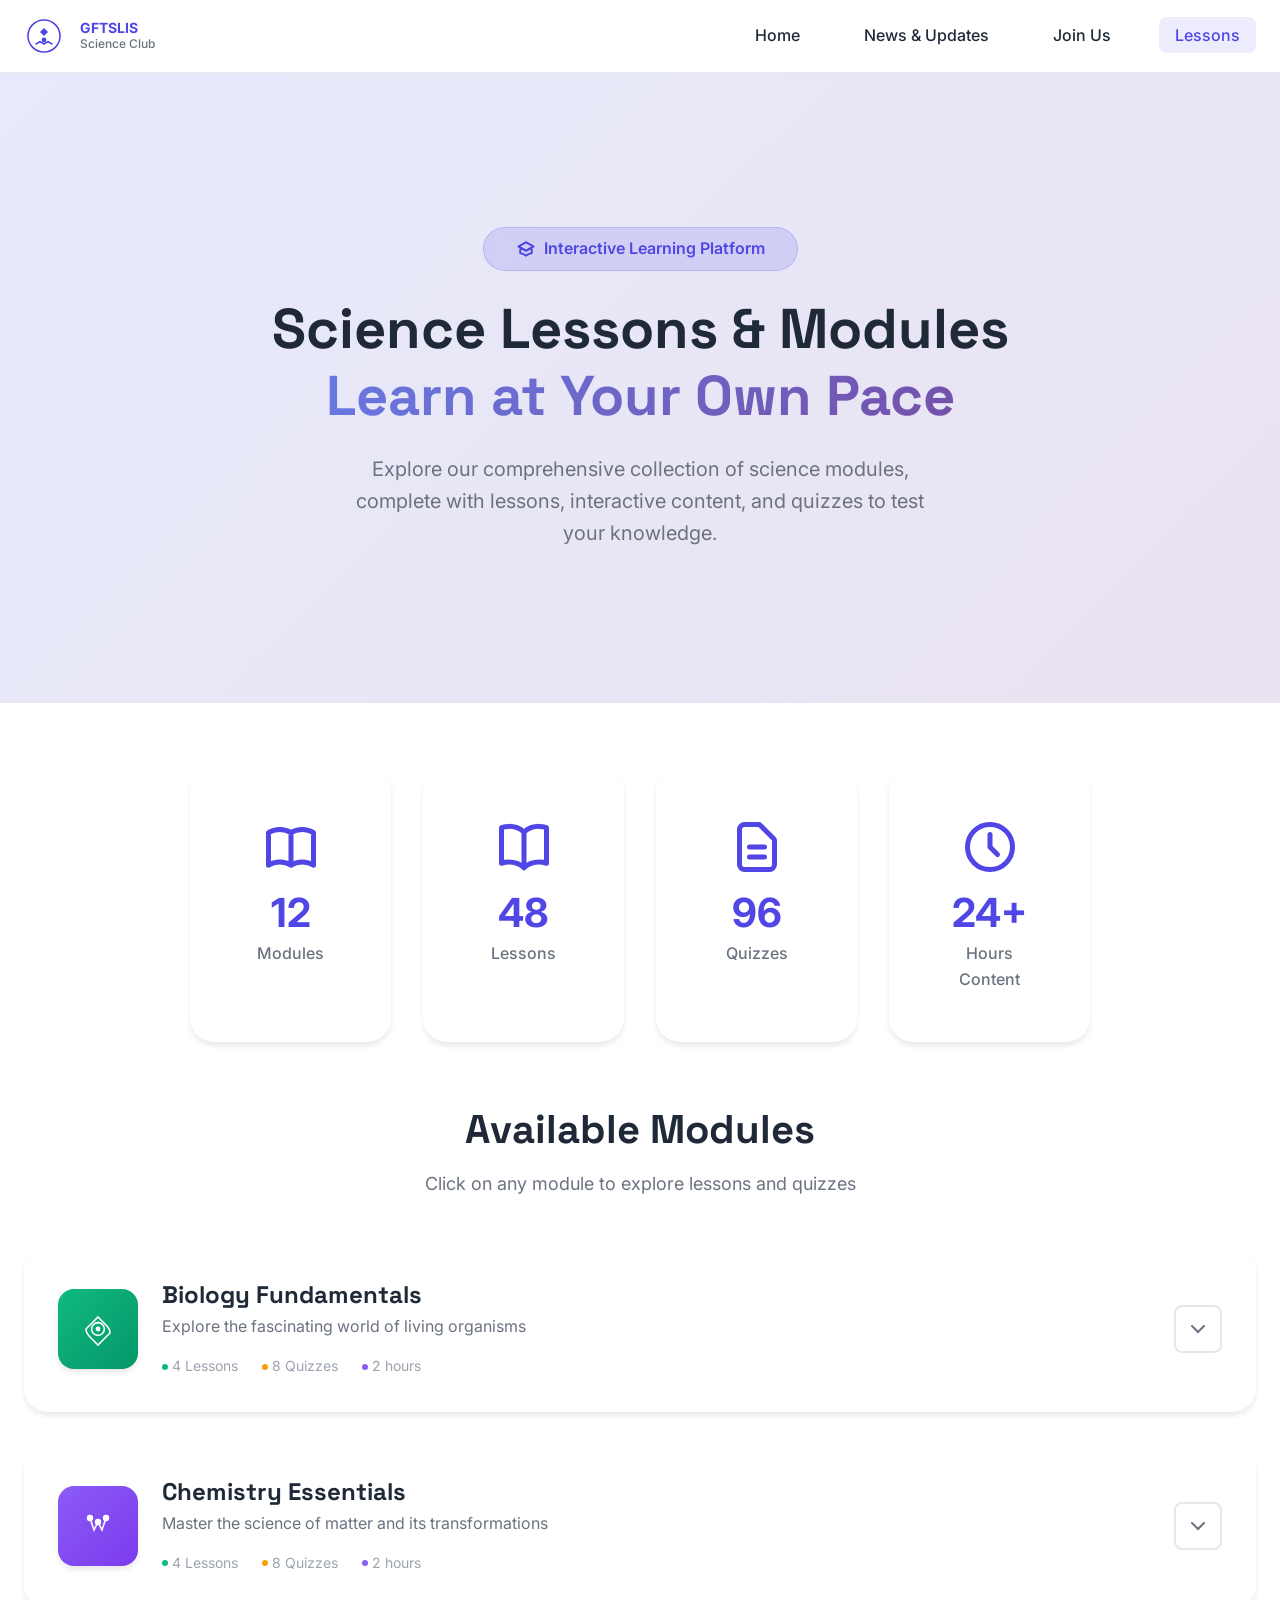
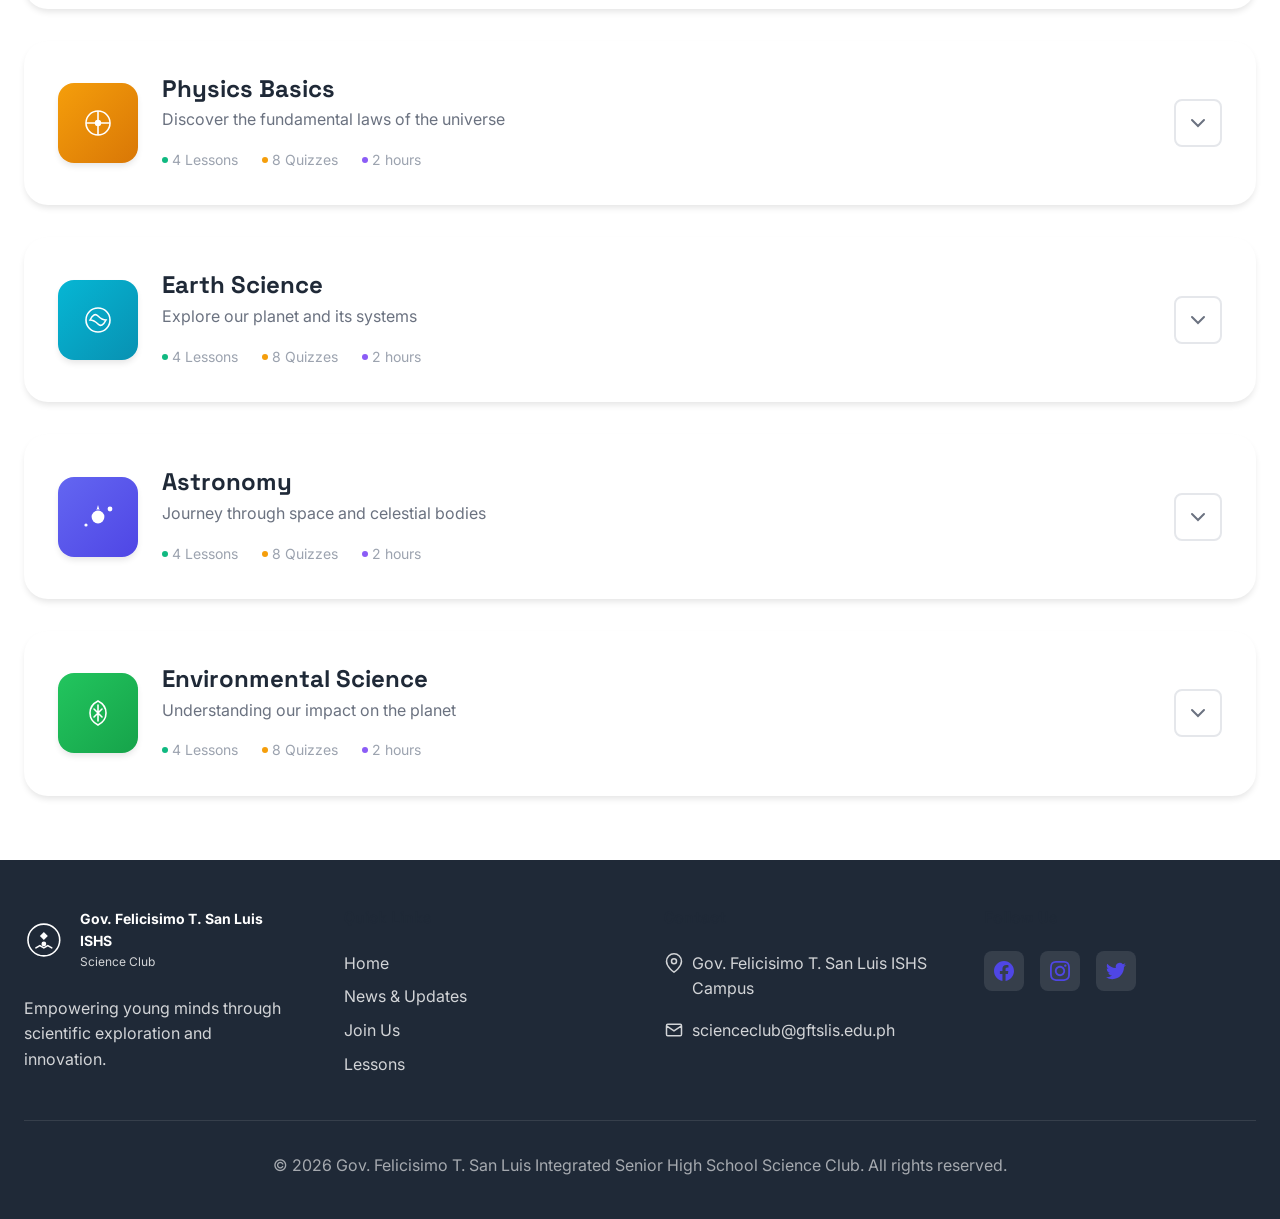
<file: lessons.html>
<!DOCTYPE html>
<html lang="en">

<head>
    <meta charset="UTF-8">
    <meta name="viewport" content="width=device-width, initial-scale=1.0">
    <meta name="description" content="Interactive science lessons, modules, and quizzes for the Science Club">
    <title>Lessons - Science Club - Gov. Felicisimo T. San Luis ISHS</title>
    <link rel="stylesheet" href="css/styles.css">
    <link rel="stylesheet" href="css/lessons.css">
    <link rel="preconnect" href="https://fonts.googleapis.com">
    <link rel="preconnect" href="https://fonts.gstatic.com" crossorigin>
    <link
        href="https://fonts.googleapis.com/css2?family=Inter:wght@300;400;500;600;700;800&family=Space+Grotesk:wght@400;500;600;700&display=swap"
        rel="stylesheet">
</head>

<body>
    <!-- Navigation -->
    <nav class="navbar" id="navbar">
        <div class="container nav-container">
            <div class="nav-brand">
                <div class="logo-container">
                    <svg class="logo-icon" viewBox="0 0 50 50" fill="none" xmlns="http://www.w3.org/2000/svg">
                        <circle cx="25" cy="25" r="20" stroke="currentColor" stroke-width="2" />
                        <path d="M25 15L30 20L25 25L20 20L25 15Z" fill="currentColor" />
                        <circle cx="25" cy="30" r="3" fill="currentColor" />
                        <path d="M15 35L20 32L25 35L30 32L35 35" stroke="currentColor" stroke-width="2"
                            stroke-linecap="round" />
                    </svg>
                    <div class="logo-text">
                        <span class="school-initials">GFTSLIS</span>
                        <span class="club-name">Science Club</span>
                    </div>
                </div>
            </div>

            <button class="mobile-menu-toggle" id="mobileMenuToggle" aria-label="Toggle menu">
                <span></span>
                <span></span>
                <span></span>
            </button>

            <ul class="nav-menu" id="navMenu">
                <li><a href="index.html" class="nav-link">Home</a></li>
                <li><a href="news.html" class="nav-link">News & Updates</a></li>
                <li><a href="application.html" class="nav-link">Join Us</a></li>
                <li><a href="lessons.html" class="nav-link active">Lessons</a></li>
            </ul>
        </div>
    </nav>

    <!-- Hero Section with Particles -->
    <section class="lessons-hero">
        <div class="hero-background">
            <div class="particles" id="lessonsParticles"></div>
        </div>
        <div class="container hero-content-centered">
            <div class="hero-text-center">
                <div class="badge-modern">
                    <svg width="20" height="20" viewBox="0 0 24 24" fill="none">
                        <path d="M12 14l9-5-9-5-9 5 9 5z" stroke="currentColor" stroke-width="2" stroke-linecap="round"
                            stroke-linejoin="round" />
                        <path
                            d="M12 14l6.16-3.422a12.083 12.083 0 01.665 6.479A11.952 11.952 0 0012 20.055a11.952 11.952 0 00-6.824-2.998 12.078 12.078 0 01.665-6.479L12 14z"
                            stroke="currentColor" stroke-width="2" stroke-linecap="round" stroke-linejoin="round" />
                        <path
                            d="M12 14l9-5-9-5-9 5 9 5zm0 0l6.16-3.422a12.083 12.083 0 01.665 6.479A11.952 11.952 0 0012 20.055a11.952 11.952 0 00-6.824-2.998 12.078 12.078 0 01.665-6.479L12 14z"
                            stroke="currentColor" stroke-width="2" stroke-linecap="round" stroke-linejoin="round" />
                    </svg>
                    Interactive Learning Platform
                </div>
                <h1 class="hero-title-modern">
                    Science Lessons & Modules
                    <span class="gradient-text">Learn at Your Own Pace</span>
                </h1>
                <p class="hero-description-modern">
                    Explore our comprehensive collection of science modules, complete with lessons,
                    interactive content, and quizzes to test your knowledge.
                </p>
            </div>
        </div>
    </section>

    <!-- Module Statistics -->
    <section class="module-stats section-padding-top">
        <div class="container">
            <div class="stats-grid-modern">
                <div class="stat-card-modern">
                    <div class="stat-icon-svg">
                        <svg viewBox="0 0 24 24" fill="none">
                            <path
                                d="M12 6.253v13m0-13C10.832 5.477 9.246 5 7.5 5S4.168 5.477 3 6.253v13C4.168 18.477 5.754 18 7.5 18s3.332.477 4.5 1.253m0-13C13.168 5.477 14.754 5 16.5 5c1.747 0 3.332.477 4.5 1.253v13C19.832 18.477 18.247 18 16.5 18c-1.746 0-3.332.477-4.5 1.253"
                                stroke="currentColor" stroke-width="2" stroke-linecap="round" stroke-linejoin="round" />
                        </svg>
                    </div>
                    <div class="stat-number">12</div>
                    <div class="stat-label">Modules</div>
                </div>
                <div class="stat-card-modern">
                    <div class="stat-icon-svg">
                        <svg viewBox="0 0 24 24" fill="none">
                            <path
                                d="M12 6.042A8.967 8.967 0 006 3.75c-1.052 0-2.062.18-3 .512v14.25A8.987 8.987 0 016 18c2.305 0 4.408.867 6 2.292m0-14.25a8.966 8.966 0 016-2.292c1.052 0 2.062.18 3 .512v14.25A8.987 8.987 0 0018 18a8.967 8.967 0 00-6 2.292m0-14.25v14.25"
                                stroke="currentColor" stroke-width="2" stroke-linecap="round" stroke-linejoin="round" />
                        </svg>
                    </div>
                    <div class="stat-number">48</div>
                    <div class="stat-label">Lessons</div>
                </div>
                <div class="stat-card-modern">
                    <div class="stat-icon-svg">
                        <svg viewBox="0 0 24 24" fill="none">
                            <path
                                d="M9 12h6m-6 4h6m2 5H7a2 2 0 01-2-2V5a2 2 0 012-2h5.586a1 1 0 01.707.293l5.414 5.414a1 1 0 01.293.707V19a2 2 0 01-2 2z"
                                stroke="currentColor" stroke-width="2" stroke-linecap="round" stroke-linejoin="round" />
                        </svg>
                    </div>
                    <div class="stat-number">96</div>
                    <div class="stat-label">Quizzes</div>
                </div>
                <div class="stat-card-modern">
                    <div class="stat-icon-svg">
                        <svg viewBox="0 0 24 24" fill="none">
                            <circle cx="12" cy="12" r="9" stroke="currentColor" stroke-width="2" />
                            <path d="M12 7v5l3 3" stroke="currentColor" stroke-width="2" stroke-linecap="round" />
                        </svg>
                    </div>
                    <div class="stat-number">24+</div>
                    <div class="stat-label">Hours Content</div>
                </div>
            </div>
        </div>
    </section>

    <!-- Modules List -->
    <section class="modules-section section-padding">
        <div class="container">
            <div class="section-header">
                <h2 class="section-title">Available Modules</h2>
                <p class="section-subtitle">Click on any module to explore lessons and quizzes</p>
            </div>

            <div class="modules-list" id="modulesList">
                <!-- Module 1: Biology -->
                <div class="module-card" data-module="biology">
                    <div class="module-header">
                        <div class="module-icon" style="background: linear-gradient(135deg, #10B981 0%, #059669 100%);">
                            <svg viewBox="0 0 50 50" fill="none">
                                <path
                                    d="M25 10Q30 15 35 20T40 30Q35 35 30 40T25 45Q20 40 15 35T10 25Q15 20 20 15T25 10Z"
                                    stroke="white" stroke-width="2" fill="none" />
                                <circle cx="25" cy="25" r="8" stroke="white" stroke-width="2" fill="none" />
                                <circle cx="25" cy="25" r="3" fill="white" />
                            </svg>
                        </div>
                        <div class="module-info">
                            <h3 class="module-title">Biology Fundamentals</h3>
                            <p class="module-desc">Explore the fascinating world of living organisms</p>
                            <div class="module-meta">
                                <span class="module-lessons">4 Lessons</span>
                                <span class="module-quizzes">8 Quizzes</span>
                                <span class="module-duration">2 hours</span>
                            </div>
                        </div>
                        <button class="module-toggle">
                            <svg class="chevron-icon" viewBox="0 0 24 24" fill="none">
                                <path d="M6 9L12 15L18 9" stroke="currentColor" stroke-width="2"
                                    stroke-linecap="round" />
                            </svg>
                        </button>
                    </div>
                    <div class="module-content">
                        <div class="lessons-list">
                            <div class="lesson-item">
                                <span class="lesson-icon-svg">
                                    <svg viewBox="0 0 24 24" fill="none">
                                        <path
                                            d="M12 6.253v13m0-13C10.832 5.477 9.246 5 7.5 5S4.168 5.477 3 6.253v13C4.168 18.477 5.754 18 7.5 18s3.332.477 4.5 1.253m0-13C13.168 5.477 14.754 5 16.5 5c1.747 0 3.332.477 4.5 1.253v13C19.832 18.477 18.247 18 16.5 18c-1.746 0-3.332.477-4.5 1.253"
                                            stroke="currentColor" stroke-width="2" stroke-linecap="round"
                                            stroke-linejoin="round" />
                                    </svg>
                                </span>
                                <div class="lesson-details">
                                    <h4>Lesson 1: Cell Structure</h4>
                                    <p>Understanding the basic building blocks of life</p>
                                </div>
                                <button class="btn-quiz" data-quiz="bio-1">Take Quiz</button>
                            </div>
                            <div class="lesson-item">
                                <span class="lesson-icon-svg">
                                    <svg viewBox="0 0 24 24" fill="none">
                                        <path
                                            d="M12 6.253v13m0-13C10.832 5.477 9.246 5 7.5 5S4.168 5.477 3 6.253v13C4.168 18.477 5.754 18 7.5 18s3.332.477 4.5 1.253m0-13C13.168 5.477 14.754 5 16.5 5c1.747 0 3.332.477 4.5 1.253v13C19.832 18.477 18.247 18 16.5 18c-1.746 0-3.332.477-4.5 1.253"
                                            stroke="currentColor" stroke-width="2" stroke-linecap="round"
                                            stroke-linejoin="round" />
                                    </svg>
                                </span>
                                <div class="lesson-details">
                                    <h4>Lesson 2: Genetics & DNA</h4>
                                    <p>Exploring heredity and genetic information</p>
                                </div>
                                <button class="btn-quiz" data-quiz="bio-2">Take Quiz</button>
                            </div>
                            <div class="lesson-item">
                                <span class="lesson-icon-svg">
                                    <svg viewBox="0 0 24 24" fill="none">
                                        <path
                                            d="M12 6.253v13m0-13C10.832 5.477 9.246 5 7.5 5S4.168 5.477 3 6.253v13C4.168 18.477 5.754 18 7.5 18s3.332.477 4.5 1.253m0-13C13.168 5.477 14.754 5 16.5 5c1.747 0 3.332.477 4.5 1.253v13C19.832 18.477 18.247 18 16.5 18c-1.746 0-3.332.477-4.5 1.253"
                                            stroke="currentColor" stroke-width="2" stroke-linecap="round"
                                            stroke-linejoin="round" />
                                    </svg>
                                </span>
                                <div class="lesson-details">
                                    <h4>Lesson 3: Ecosystems</h4>
                                    <p>Understanding interactions in nature</p>
                                </div>
                                <button class="btn-quiz" data-quiz="bio-3">Take Quiz</button>
                            </div>
                            <div class="lesson-item">
                                <span class="lesson-icon-svg">
                                    <svg viewBox="0 0 24 24" fill="none">
                                        <path
                                            d="M12 6.253v13m0-13C10.832 5.477 9.246 5 7.5 5S4.168 5.477 3 6.253v13C4.168 18.477 5.754 18 7.5 18s3.332.477 4.5 1.253m0-13C13.168 5.477 14.754 5 16.5 5c1.747 0 3.332.477 4.5 1.253v13C19.832 18.477 18.247 18 16.5 18c-1.746 0-3.332.477-4.5 1.253"
                                            stroke="currentColor" stroke-width="2" stroke-linecap="round"
                                            stroke-linejoin="round" />
                                    </svg>
                                </span>
                                <div class="lesson-details">
                                    <h4>Lesson 4: Evolution</h4>
                                    <p>The story of life's diversity</p>
                                </div>
                                <button class="btn-quiz" data-quiz="bio-4">Take Quiz</button>
                            </div>
                        </div>
                    </div>
                </div>

                <!-- Module 2: Chemistry -->
                <div class="module-card" data-module="chemistry">
                    <div class="module-header">
                        <div class="module-icon" style="background: linear-gradient(135deg, #8B5CF6 0%, #7C3AED 100%);">
                            <svg viewBox="0 0 50 50" fill="none">
                                <path d="M15 15L20 30L25 20L30 30L35 15" stroke="white" stroke-width="2"
                                    stroke-linecap="round" fill="none" />
                                <circle cx="15" cy="15" r="4" fill="white" />
                                <circle cx="25" cy="20" r="4" fill="white" />
                                <circle cx="35" cy="15" r="4" fill="white" />
                            </svg>
                        </div>
                        <div class="module-info">
                            <h3 class="module-title">Chemistry Essentials</h3>
                            <p class="module-desc">Master the science of matter and its transformations</p>
                            <div class="module-meta">
                                <span class="module-lessons">4 Lessons</span>
                                <span class="module-quizzes">8 Quizzes</span>
                                <span class="module-duration">2 hours</span>
                            </div>
                        </div>
                        <button class="module-toggle">
                            <svg class="chevron-icon" viewBox="0 0 24 24" fill="none">
                                <path d="M6 9L12 15L18 9" stroke="currentColor" stroke-width="2"
                                    stroke-linecap="round" />
                            </svg>
                        </button>
                    </div>
                    <div class="module-content">
                        <div class="lessons-list">
                            <div class="lesson-item">
                                <span class="lesson-icon-svg">
                                    <svg viewBox="0 0 24 24" fill="none">
                                        <path
                                            d="M19.428 15.428a2 2 0 00-1.022-.547l-2.387-.477a6 6 0 00-3.86.517l-.318.158a6 6 0 01-3.86.517L6.05 15.21a2 2 0 00-1.806.547M8 4h8l-1 1v5.172a2 2 0 00.586 1.414l5 5c1.26 1.26.367 3.414-1.415 3.414H4.828c-1.782 0-2.674-2.154-1.414-3.414l5-5A2 2 0 009 10.172V5L8 4z"
                                            stroke="currentColor" stroke-width="2" stroke-linecap="round"
                                            stroke-linejoin="round" />
                                    </svg>
                                </span>
                                <div class="lesson-details">
                                    <h4>Lesson 1: Atomic Structure</h4>
                                    <p>Understanding atoms and elements</p>
                                </div>
                                <button class="btn-quiz" data-quiz="chem-1">Take Quiz</button>
                            </div>
                            <div class="lesson-item">
                                <span class="lesson-icon-svg">
                                    <svg viewBox="0 0 24 24" fill="none">
                                        <path
                                            d="M19.428 15.428a2 2 0 00-1.022-.547l-2.387-.477a6 6 0 00-3.86.517l-.318.158a6 6 0 01-3.86.517L6.05 15.21a2 2 0 00-1.806.547M8 4h8l-1 1v5.172a2 2 0 00.586 1.414l5 5c1.26 1.26.367 3.414-1.415 3.414H4.828c-1.782 0-2.674-2.154-1.414-3.414l5-5A2 2 0 009 10.172V5L8 4z"
                                            stroke="currentColor" stroke-width="2" stroke-linecap="round"
                                            stroke-linejoin="round" />
                                    </svg>
                                </span>
                                <div class="lesson-details">
                                    <h4>Lesson 2: Chemical Bonds</h4>
                                    <p>How atoms connect and form molecules</p>
                                </div>
                                <button class="btn-quiz" data-quiz="chem-2">Take Quiz</button>
                            </div>
                            <div class="lesson-item">
                                <span class="lesson-icon-svg">
                                    <svg viewBox="0 0 24 24" fill="none">
                                        <path
                                            d="M19.428 15.428a2 2 0 00-1.022-.547l-2.387-.477a6 6 0 00-3.86.517l-.318.158a6 6 0 01-3.86.517L6.05 15.21a2 2 0 00-1.806.547M8 4h8l-1 1v5.172a2 2 0 00.586 1.414l5 5c1.26 1.26.367 3.414-1.415 3.414H4.828c-1.782 0-2.674-2.154-1.414-3.414l5-5A2 2 0 009 10.172V5L8 4z"
                                            stroke="currentColor" stroke-width="2" stroke-linecap="round"
                                            stroke-linejoin="round" />
                                    </svg>
                                </span>
                                <div class="lesson-details">
                                    <h4>Lesson 3: Reactions</h4>
                                    <p>Chemical transformations and equations</p>
                                </div>
                                <button class="btn-quiz" data-quiz="chem-3">Take Quiz</button>
                            </div>
                            <div class="lesson-item">
                                <span class="lesson-icon-svg">
                                    <svg viewBox="0 0 24 24" fill="none">
                                        <path
                                            d="M19.428 15.428a2 2 0 00-1.022-.547l-2.387-.477a6 6 0 00-3.86.517l-.318.158a6 6 0 01-3.86.517L6.05 15.21a2 2 0 00-1.806.547M8 4h8l-1 1v5.172a2 2 0 00.586 1.414l5 5c1.26 1.26.367 3.414-1.415 3.414H4.828c-1.782 0-2.674-2.154-1.414-3.414l5-5A2 2 0 009 10.172V5L8 4z"
                                            stroke="currentColor" stroke-width="2" stroke-linecap="round"
                                            stroke-linejoin="round" />
                                    </svg>
                                </span>
                                <div class="lesson-details">
                                    <h4>Lesson 4: Acids & Bases</h4>
                                    <p>Understanding pH and chemical properties</p>
                                </div>
                                <button class="btn-quiz" data-quiz="chem-4">Take Quiz</button>
                            </div>
                        </div>
                    </div>
                </div>

                <!-- Module 3: Physics -->
                <div class="module-card" data-module="physics">
                    <div class="module-header">
                        <div class="module-icon" style="background: linear-gradient(135deg, #F59E0B 0%, #D97706 100%);">
                            <svg viewBox="0 0 50 50" fill="none">
                                <circle cx="25" cy="25" r="15" stroke="white" stroke-width="2" fill="none" />
                                <path d="M25 10L25 40M10 25L40 25" stroke="white" stroke-width="2" />
                                <circle cx="25" cy="25" r="4" fill="white" />
                            </svg>
                        </div>
                        <div class="module-info">
                            <h3 class="module-title">Physics Basics</h3>
                            <p class="module-desc">Discover the fundamental laws of the universe</p>
                            <div class="module-meta">
                                <span class="module-lessons">4 Lessons</span>
                                <span class="module-quizzes">8 Quizzes</span>
                                <span class="module-duration">2 hours</span>
                            </div>
                        </div>
                        <button class="module-toggle">
                            <svg class="chevron-icon" viewBox="0 0 24 24" fill="none">
                                <path d="M6 9L12 15L18 9" stroke="currentColor" stroke-width="2"
                                    stroke-linecap="round" />
                            </svg>
                        </button>
                    </div>
                    <div class="module-content">
                        <div class="lessons-list">
                            <div class="lesson-item">
                                <span class="lesson-icon-svg">
                                    <svg viewBox="0 0 24 24" fill="none">
                                        <path d="M13 10V3L4 14h7v7l9-11h-7z" stroke="currentColor" stroke-width="2"
                                            stroke-linecap="round" stroke-linejoin="round" />
                                    </svg>
                                </span>
                                <div class="lesson-details">
                                    <h4>Lesson 1: Motion & Forces</h4>
                                    <p>Understanding Newton's laws of motion</p>
                                </div>
                                <button class="btn-quiz" data-quiz="phys-1">Take Quiz</button>
                            </div>
                            <div class="lesson-item">
                                <span class="lesson-icon-svg">
                                    <svg viewBox="0 0 24 24" fill="none">
                                        <path d="M13 10V3L4 14h7v7l9-11h-7z" stroke="currentColor" stroke-width="2"
                                            stroke-linecap="round" stroke-linejoin="round" />
                                    </svg>
                                </span>
                                <div class="lesson-details">
                                    <h4>Lesson 2: Energy</h4>
                                    <p>Forms of energy and conservation</p>
                                </div>
                                <button class="btn-quiz" data-quiz="phys-2">Take Quiz</button>
                            </div>
                            <div class="lesson-item">
                                <span class="lesson-icon-svg">
                                    <svg viewBox="0 0 24 24" fill="none">
                                        <path d="M13 10V3L4 14h7v7l9-11h-7z" stroke="currentColor" stroke-width="2"
                                            stroke-linecap="round" stroke-linejoin="round" />
                                    </svg>
                                </span>
                                <div class="lesson-details">
                                    <h4>Lesson 3: Waves & Sound</h4>
                                    <p>Wave properties and sound physics</p>
                                </div>
                                <button class="btn-quiz" data-quiz="phys-3">Take Quiz</button>
                            </div>
                            <div class="lesson-item">
                                <span class="lesson-icon-svg">
                                    <svg viewBox="0 0 24 24" fill="none">
                                        <path d="M13 10V3L4 14h7v7l9-11h-7z" stroke="currentColor" stroke-width="2"
                                            stroke-linecap="round" stroke-linejoin="round" />
                                    </svg>
                                </span>
                                <div class="lesson-details">
                                    <h4>Lesson 4: Electricity</h4>
                                    <p>Circuits and electrical phenomena</p>
                                </div>
                                <button class="btn-quiz" data-quiz="phys-4">Take Quiz</button>
                            </div>
                        </div>
                    </div>
                </div>

                <!-- Module 4: Earth Science -->
                <div class="module-card" data-module="earth">
                    <div class="module-header">
                        <div class="module-icon" style="background: linear-gradient(135deg, #06B6D4 0%, #0891B2 100%);">
                            <svg viewBox="0 0 50 50" fill="none">
                                <circle cx="25" cy="25" r="15" stroke="white" stroke-width="2" fill="none" />
                                <path d="M15 25Q20 15 25 20T35 25Q30 35 25 30T15 25Z" stroke="white" stroke-width="2"
                                    fill="none" />
                            </svg>
                        </div>
                        <div class="module-info">
                            <h3 class="module-title">Earth Science</h3>
                            <p class="module-desc">Explore our planet and its systems</p>
                            <div class="module-meta">
                                <span class="module-lessons">4 Lessons</span>
                                <span class="module-quizzes">8 Quizzes</span>
                                <span class="module-duration">2 hours</span>
                            </div>
                        </div>
                        <button class="module-toggle">
                            <svg class="chevron-icon" viewBox="0 0 24 24" fill="none">
                                <path d="M6 9L12 15L18 9" stroke="currentColor" stroke-width="2"
                                    stroke-linecap="round" />
                            </svg>
                        </button>
                    </div>
                    <div class="module-content">
                        <div class="lessons-list">
                            <div class="lesson-item">
                                <span class="lesson-icon-svg">
                                    <svg viewBox="0 0 24 24" fill="none">
                                        <path
                                            d="M3.055 11H5a2 2 0 012 2v1a2 2 0 002 2 2 2 0 012 2v2.945M8 3.935V5.5A2.5 2.5 0 0010.5 8h.5a2 2 0 012 2 2 2 0 104 0 2 2 0 012-2h1.064M15 20.488V18a2 2 0 012-2h3.064M21 12a9 9 0 11-18 0 9 9 0 0118 0z"
                                            stroke="currentColor" stroke-width="2" stroke-linecap="round"
                                            stroke-linejoin="round" />
                                    </svg>
                                </span>
                                <div class="lesson-details">
                                    <h4>Lesson 1: Geology</h4>
                                    <p>Earth's structure and rock formations</p>
                                </div>
                                <button class="btn-quiz" data-quiz="earth-1">Take Quiz</button>
                            </div>
                            <div class="lesson-item">
                                <span class="lesson-icon-svg">
                                    <svg viewBox="0 0 24 24" fill="none">
                                        <path
                                            d="M3.055 11H5a2 2 0 012 2v1a2 2 0 002 2 2 2 0 012 2v2.945M8 3.935V5.5A2.5 2.5 0 0010.5 8h.5a2 2 0 012 2 2 2 0 104 0 2 2 0 012-2h1.064M15 20.488V18a2 2 0 012-2h3.064M21 12a9 9 0 11-18 0 9 9 0 0118 0z"
                                            stroke="currentColor" stroke-width="2" stroke-linecap="round"
                                            stroke-linejoin="round" />
                                    </svg>
                                </span>
                                <div class="lesson-details">
                                    <h4>Lesson 2: Weather & Climate</h4>
                                    <p>Atmospheric phenomena and patterns</p>
                                </div>
                                <button class="btn-quiz" data-quiz="earth-2">Take Quiz</button>
                            </div>
                            <div class="lesson-item">
                                <span class="lesson-icon-svg">
                                    <svg viewBox="0 0 24 24" fill="none">
                                        <path
                                            d="M3.055 11H5a2 2 0 012 2v1a2 2 0 002 2 2 2 0 012 2v2.945M8 3.935V5.5A2.5 2.5 0 0010.5 8h.5a2 2 0 012 2 2 2 0 104 0 2 2 0 012-2h1.064M15 20.488V18a2 2 0 012-2h3.064M21 12a9 9 0 11-18 0 9 9 0 0118 0z"
                                            stroke="currentColor" stroke-width="2" stroke-linecap="round"
                                            stroke-linejoin="round" />
                                    </svg>
                                </span>
                                <div class="lesson-details">
                                    <h4>Lesson 3: Oceanography</h4>
                                    <p>Exploring the world's oceans</p>
                                </div>
                                <button class="btn-quiz" data-quiz="earth-3">Take Quiz</button>
                            </div>
                            <div class="lesson-item">
                                <span class="lesson-icon-svg">
                                    <svg viewBox="0 0 24 24" fill="none">
                                        <path
                                            d="M3.055 11H5a2 2 0 012 2v1a2 2 0 002 2 2 2 0 012 2v2.945M8 3.935V5.5A2.5 2.5 0 0010.5 8h.5a2 2 0 012 2 2 2 0 104 0 2 2 0 012-2h1.064M15 20.488V18a2 2 0 012-2h3.064M21 12a9 9 0 11-18 0 9 9 0 0118 0z"
                                            stroke="currentColor" stroke-width="2" stroke-linecap="round"
                                            stroke-linejoin="round" />
                                    </svg>
                                </span>
                                <div class="lesson-details">
                                    <h4>Lesson 4: Natural Resources</h4>
                                    <p>Earth's resources and sustainability</p>
                                </div>
                                <button class="btn-quiz" data-quiz="earth-4">Take Quiz</button>
                            </div>
                        </div>
                    </div>
                </div>

                <!-- Module 5: Astronomy -->
                <div class="module-card" data-module="astronomy">
                    <div class="module-header">
                        <div class="module-icon" style="background: linear-gradient(135deg, #6366F1 0%, #4F46E5 100%);">
                            <svg viewBox="0 0 50 50" fill="none">
                                <circle cx="25" cy="25" r="8" fill="white" />
                                <circle cx="40" cy="15" r="3" fill="white" />
                                <circle cx="10" cy="35" r="2" fill="white" />
                                <path d="M25 10L27 17L25 15L23 17L25 10Z" fill="white" />
                            </svg>
                        </div>
                        <div class="module-info">
                            <h3 class="module-title">Astronomy</h3>
                            <p class="module-desc">Journey through space and celestial bodies</p>
                            <div class="module-meta">
                                <span class="module-lessons">4 Lessons</span>
                                <span class="module-quizzes">8 Quizzes</span>
                                <span class="module-duration">2 hours</span>
                            </div>
                        </div>
                        <button class="module-toggle">
                            <svg class="chevron-icon" viewBox="0 0 24 24" fill="none">
                                <path d="M6 9L12 15L18 9" stroke="currentColor" stroke-width="2"
                                    stroke-linecap="round" />
                            </svg>
                        </button>
                    </div>
                    <div class="module-content">
                        <div class="lessons-list">
                            <div class="lesson-item">
                                <span class="lesson-icon-svg">
                                    <svg viewBox="0 0 24 24" fill="none">
                                        <path
                                            d="M11.049 2.927c.3-.921 1.603-.921 1.902 0l1.519 4.674a1 1 0 00.95.69h4.915c.969 0 1.371 1.24.588 1.81l-3.976 2.888a1 1 0 00-.363 1.118l1.518 4.674c.3.922-.755 1.688-1.538 1.118l-3.976-2.888a1 1 0 00-1.176 0l-3.976 2.888c-.783.57-1.838-.197-1.538-1.118l1.518-4.674a1 1 0 00-.363-1.118l-3.976-2.888c-.784-.57-.38-1.81.588-1.81h4.914a1 1 0 00.951-.69l1.519-4.674z"
                                            stroke="currentColor" stroke-width="2" stroke-linecap="round"
                                            stroke-linejoin="round" />
                                    </svg>
                                </span>
                                <div class="lesson-details">
                                    <h4>Lesson 1: Solar System</h4>
                                    <p>Planets, moons, and our sun</p>
                                </div>
                                <button class="btn-quiz" data-quiz="astro-1">Take Quiz</button>
                            </div>
                            <div class="lesson-item">
                                <span class="lesson-icon-svg">
                                    <svg viewBox="0 0 24 24" fill="none">
                                        <path
                                            d="M11.049 2.927c.3-.921 1.603-.921 1.902 0l1.519 4.674a1 1 0 00.95.69h4.915c.969 0 1.371 1.24.588 1.81l-3.976 2.888a1 1 0 00-.363 1.118l1.518 4.674c.3.922-.755 1.688-1.538 1.118l-3.976-2.888a1 1 0 00-1.176 0l-3.976 2.888c-.783.57-1.838-.197-1.538-1.118l1.518-4.674a1 1 0 00-.363-1.118l-3.976-2.888c-.784-.57-.38-1.81.588-1.81h4.914a1 1 0 00.951-.69l1.519-4.674z"
                                            stroke="currentColor" stroke-width="2" stroke-linecap="round"
                                            stroke-linejoin="round" />
                                    </svg>
                                </span>
                                <div class="lesson-details">
                                    <h4>Lesson 2: Stars & Galaxies</h4>
                                    <p>Understanding stellar evolution</p>
                                </div>
                                <button class="btn-quiz" data-quiz="astro-2">Take Quiz</button>
                            </div>
                            <div class="lesson-item">
                                <span class="lesson-icon-svg">
                                    <svg viewBox="0 0 24 24" fill="none">
                                        <path
                                            d="M11.049 2.927c.3-.921 1.603-.921 1.902 0l1.519 4.674a1 1 0 00.95.69h4.915c.969 0 1.371 1.24.588 1.81l-3.976 2.888a1 1 0 00-.363 1.118l1.518 4.674c.3.922-.755 1.688-1.538 1.118l-3.976-2.888a1 1 0 00-1.176 0l-3.976 2.888c-.783.57-1.838-.197-1.538-1.118l1.518-4.674a1 1 0 00-.363-1.118l-3.976-2.888c-.784-.57-.38-1.81.588-1.81h4.914a1 1 0 00.951-.69l1.519-4.674z"
                                            stroke="currentColor" stroke-width="2" stroke-linecap="round"
                                            stroke-linejoin="round" />
                                    </svg>
                                </span>
                                <div class="lesson-details">
                                    <h4>Lesson 3: Space Exploration</h4>
                                    <p>Missions and discoveries</p>
                                </div>
                                <button class="btn-quiz" data-quiz="astro-3">Take Quiz</button>
                            </div>
                            <div class="lesson-item">
                                <span class="lesson-icon-svg">
                                    <svg viewBox="0 0 24 24" fill="none">
                                        <path
                                            d="M11.049 2.927c.3-.921 1.603-.921 1.902 0l1.519 4.674a1 1 0 00.95.69h4.915c.969 0 1.371 1.24.588 1.81l-3.976 2.888a1 1 0 00-.363 1.118l1.518 4.674c.3.922-.755 1.688-1.538 1.118l-3.976-2.888a1 1 0 00-1.176 0l-3.976 2.888c-.783.57-1.838-.197-1.538-1.118l1.518-4.674a1 1 0 00-.363-1.118l-3.976-2.888c-.784-.57-.38-1.81.588-1.81h4.914a1 1 0 00.951-.69l1.519-4.674z"
                                            stroke="currentColor" stroke-width="2" stroke-linecap="round"
                                            stroke-linejoin="round" />
                                    </svg>
                                </span>
                                <div class="lesson-details">
                                    <h4>Lesson 4: Cosmology</h4>
                                    <p>The universe's origin and structure</p>
                                </div>
                                <button class="btn-quiz" data-quiz="astro-4">Take Quiz</button>
                            </div>
                        </div>
                    </div>
                </div>

                <!-- Module 6: Environmental Science -->
                <div class="module-card" data-module="environmental">
                    <div class="module-header">
                        <div class="module-icon" style="background: linear-gradient(135deg, #22C55E 0%, #16A34A 100%);">
                            <svg viewBox="0 0 50 50" fill="none">
                                <path d="M25 10Q15 15 15 25T25 40Q35 35 35 25T25 10Z" stroke="white" stroke-width="2"
                                    fill="none" />
                                <path d="M25 15L25 35M20 20L30 30M20 30L30 20" stroke="white" stroke-width="2"
                                    stroke-linecap="round" />
                            </svg>
                        </div>
                        <div class="module-info">
                            <h3 class="module-title">Environmental Science</h3>
                            <p class="module-desc">Understanding our impact on the planet</p>
                            <div class="module-meta">
                                <span class="module-lessons">4 Lessons</span>
                                <span class="module-quizzes">8 Quizzes</span>
                                <span class="module-duration">2 hours</span>
                            </div>
                        </div>
                        <button class="module-toggle">
                            <svg class="chevron-icon" viewBox="0 0 24 24" fill="none">
                                <path d="M6 9L12 15L18 9" stroke="currentColor" stroke-width="2"
                                    stroke-linecap="round" />
                            </svg>
                        </button>
                    </div>
                    <div class="module-content">
                        <div class="lessons-list">
                            <div class="lesson-item">
                                <span class="lesson-icon-svg">
                                    <svg viewBox="0 0 24 24" fill="none">
                                        <path
                                            d="M12 3v1m0 16v1m9-9h-1M4 12H3m15.364 6.364l-.707-.707M6.343 6.343l-.707-.707m12.728 0l-.707.707M6.343 17.657l-.707.707M16 12a4 4 0 11-8 0 4 4 0 018 0z"
                                            stroke="currentColor" stroke-width="2" stroke-linecap="round"
                                            stroke-linejoin="round" />
                                    </svg>
                                </span>
                                <div class="lesson-details">
                                    <h4>Lesson 1: Climate Change</h4>
                                    <p>Causes and effects of global warming</p>
                                </div>
                                <button class="btn-quiz" data-quiz="env-1">Take Quiz</button>
                            </div>
                            <div class="lesson-item">
                                <span class="lesson-icon-svg">
                                    <svg viewBox="0 0 24 24" fill="none">
                                        <path
                                            d="M12 3v1m0 16v1m9-9h-1M4 12H3m15.364 6.364l-.707-.707M6.343 6.343l-.707-.707m12.728 0l-.707.707M6.343 17.657l-.707.707M16 12a4 4 0 11-8 0 4 4 0 018 0z"
                                            stroke="currentColor" stroke-width="2" stroke-linecap="round"
                                            stroke-linejoin="round" />
                                    </svg>
                                </span>
                                <div class="lesson-details">
                                    <h4>Lesson 2: Biodiversity</h4>
                                    <p>Protecting species and habitats</p>
                                </div>
                                <button class="btn-quiz" data-quiz="env-2">Take Quiz</button>
                            </div>
                            <div class="lesson-item">
                                <span class="lesson-icon-svg">
                                    <svg viewBox="0 0 24 24" fill="none">
                                        <path
                                            d="M12 3v1m0 16v1m9-9h-1M4 12H3m15.364 6.364l-.707-.707M6.343 6.343l-.707-.707m12.728 0l-.707.707M6.343 17.657l-.707.707M16 12a4 4 0 11-8 0 4 4 0 018 0z"
                                            stroke="currentColor" stroke-width="2" stroke-linecap="round"
                                            stroke-linejoin="round" />
                                    </svg>
                                </span>
                                <div class="lesson-details">
                                    <h4>Lesson 3: Pollution</h4>
                                    <p>Types of pollution and solutions</p>
                                </div>
                                <button class="btn-quiz" data-quiz="env-3">Take Quiz</button>
                            </div>
                            <div class="lesson-item">
                                <span class="lesson-icon-svg">
                                    <svg viewBox="0 0 24 24" fill="none">
                                        <path
                                            d="M12 3v1m0 16v1m9-9h-1M4 12H3m15.364 6.364l-.707-.707M6.343 6.343l-.707-.707m12.728 0l-.707.707M6.343 17.657l-.707.707M16 12a4 4 0 11-8 0 4 4 0 018 0z"
                                            stroke="currentColor" stroke-width="2" stroke-linecap="round"
                                            stroke-linejoin="round" />
                                    </svg>
                                </span>
                                <div class="lesson-details">
                                    <h4>Lesson 4: Sustainability</h4>
                                    <p>Living in harmony with nature</p>
                                </div>
                                <button class="btn-quiz" data-quiz="env-4">Take Quiz</button>
                            </div>
                        </div>
                    </div>
                </div>

            </div>
        </div>
    </section>

    <!-- Quiz Modal -->
    <div class="quiz-modal" id="quizModal">
        <div class="quiz-modal-content">
            <div class="quiz-header">
                <h3 class="quiz-title" id="quizTitle">Quiz: Cell Structure</h3>
                <button class="quiz-close" id="quizClose">
                    <svg viewBox="0 0 24 24" fill="none">
                        <path d="M18 6L6 18M6 6L18 18" stroke="currentColor" stroke-width="2" stroke-linecap="round" />
                    </svg>
                </button>
            </div>
            <div class="quiz-body" id="quizBody">
                <div class="quiz-question">
                    <h4>Sample Question 1</h4>
                    <div class="quiz-options">
                        <label class="quiz-option">
                            <input type="radio" name="q1" value="a">
                            <span>Option A</span>
                        </label>
                        <label class="quiz-option">
                            <input type="radio" name="q1" value="b">
                            <span>Option B</span>
                        </label>
                        <label class="quiz-option">
                            <input type="radio" name="q1" value="c">
                            <span>Option C</span>
                        </label>
                        <label class="quiz-option">
                            <input type="radio" name="q1" value="d">
                            <span>Option D</span>
                        </label>
                    </div>
                </div>
            </div>
            <div class="quiz-footer">
                <button class="btn btn-secondary" id="quizPrev">Previous</button>
                <span class="quiz-progress" id="quizProgress">Question 1 of 5</span>
                <button class="btn btn-primary" id="quizNext">Next</button>
            </div>
        </div>
    </div>

    <!-- Footer -->
    <footer class="footer">
        <div class="container">
            <div class="footer-content">
                <div class="footer-section">
                    <div class="footer-brand">
                        <svg class="logo-icon" viewBox="0 0 50 50" fill="none">
                            <circle cx="25" cy="25" r="20" stroke="currentColor" stroke-width="2" />
                            <path d="M25 15L30 20L25 25L20 20L25 15Z" fill="currentColor" />
                            <circle cx="25" cy="30" r="3" fill="currentColor" />
                            <path d="M15 35L20 32L25 35L30 32L35 35" stroke="currentColor" stroke-width="2"
                                stroke-linecap="round" />
                        </svg>
                        <div>
                            <div class="footer-school">Gov. Felicisimo T. San Luis ISHS</div>
                            <div class="footer-club">Science Club</div>
                        </div>
                    </div>
                    <p class="footer-description">
                        Empowering young minds through scientific exploration and innovation.
                    </p>
                </div>

                <div class="footer-section">
                    <h4 class="footer-title">Quick Links</h4>
                    <ul class="footer-links">
                        <li><a href="index.html">Home</a></li>
                        <li><a href="news.html">News & Updates</a></li>
                        <li><a href="application.html">Join Us</a></li>
                        <li><a href="lessons.html">Lessons</a></li>
                    </ul>
                </div>

                <div class="footer-section">
                    <h4 class="footer-title">Contact</h4>
                    <ul class="footer-contact">
                        <li>
                            <svg width="20" height="20" viewBox="0 0 20 20" fill="none">
                                <path
                                    d="M17.5 8.33C17.5 14.17 10 19.17 10 19.17C10 19.17 2.5 14.17 2.5 8.33C2.5 4.19 5.86 0.83 10 0.83C14.14 0.83 17.5 4.19 17.5 8.33Z"
                                    stroke="currentColor" stroke-width="1.5" />
                                <circle cx="10" cy="8.33" r="2.5" stroke="currentColor" stroke-width="1.5" />
                            </svg>
                            <span>Gov. Felicisimo T. San Luis ISHS Campus</span>
                        </li>
                        <li>
                            <svg width="20" height="20" viewBox="0 0 20 20" fill="none">
                                <path
                                    d="M2.5 5.83L10 10.83L17.5 5.83M2.5 5.83V14.17C2.5 15.08 3.09 15.83 3.75 15.83H16.25C16.91 15.83 17.5 15.08 17.5 14.17V5.83M2.5 5.83C2.5 4.92 3.09 4.17 3.75 4.17H16.25C16.91 4.17 17.5 4.92 17.5 5.83"
                                    stroke="currentColor" stroke-width="1.5" />
                            </svg>
                            <span>scienceclub@gftslis.edu.ph</span>
                        </li>
                    </ul>
                </div>

                <div class="footer-section">
                    <h4 class="footer-title">Follow Us</h4>
                    <div class="social-links">
                        <a href="#" aria-label="Facebook" class="social-link">
                            <svg viewBox="0 0 24 24" fill="currentColor">
                                <path
                                    d="M24 12.073c0-6.627-5.373-12-12-12s-12 5.373-12 12c0 5.99 4.388 10.954 10.125 11.854v-8.385H7.078v-3.47h3.047V9.43c0-3.007 1.792-4.669 4.533-4.669 1.312 0 2.686.235 2.686.235v2.953H15.83c-1.491 0-1.956.925-1.956 1.874v2.25h3.328l-.532 3.47h-2.796v8.385C19.612 23.027 24 18.062 24 12.073z" />
                            </svg>
                        </a>
                        <a href="#" aria-label="Instagram" class="social-link">
                            <svg viewBox="0 0 24 24" fill="currentColor">
                                <path
                                    d="M12 2.163c3.204 0 3.584.012 4.85.07 3.252.148 4.771 1.691 4.919 4.919.058 1.265.069 1.645.069 4.849 0 3.205-.012 3.584-.069 4.849-.149 3.225-1.664 4.771-4.919 4.919-1.266.058-1.644.07-4.85.07-3.204 0-3.584-.012-4.849-.07-3.26-.149-4.771-1.699-4.919-4.92-.058-1.265-.07-1.644-.07-4.849 0-3.204.013-3.583.07-4.849.149-3.227 1.664-4.771 4.919-4.919 1.266-.057 1.645-.069 4.849-.069zm0-2.163c-3.259 0-3.667.014-4.947.072-4.358.2-6.78 2.618-6.98 6.98-.059 1.281-.073 1.689-.073 4.948 0 3.259.014 3.668.072 4.948.2 4.358 2.618 6.78 6.98 6.98 1.281.058 1.689.072 4.948.072 3.259 0 3.668-.014 4.948-.072 4.354-.2 6.782-2.618 6.979-6.98.059-1.28.073-1.689.073-4.948 0-3.259-.014-3.667-.072-4.947-.196-4.354-2.617-6.78-6.979-6.98-1.281-.059-1.69-.073-4.949-.073zm0 5.838c-3.403 0-6.162 2.759-6.162 6.162s2.759 6.163 6.162 6.163 6.162-2.759 6.162-6.163c0-3.403-2.759-6.162-6.162-6.162zm0 10.162c-2.209 0-4-1.79-4-4 0-2.209 1.791-4 4-4s4 1.791 4 4c0 2.21-1.791 4-4 4zm6.406-11.845c-.796 0-1.441.645-1.441 1.44s.645 1.44 1.441 1.44c.795 0 1.439-.645 1.439-1.44s-.644-1.44-1.439-1.44z" />
                            </svg>
                        </a>
                        <a href="#" aria-label="Twitter" class="social-link">
                            <svg viewBox="0 0 24 24" fill="currentColor">
                                <path
                                    d="M23.953 4.57a10 10 0 01-2.825.775 4.958 4.958 0 002.163-2.723c-.951.555-2.005.959-3.127 1.184a4.92 4.92 0 00-8.384 4.482C7.69 8.095 4.067 6.13 1.64 3.162a4.822 4.822 0 00-.666 2.475c0 1.71.87 3.213 2.188 4.096a4.904 4.904 0 01-2.228-.616v.06a4.923 4.923 0 003.946 4.827 4.996 4.996 0 01-2.212.085 4.936 4.936 0 004.604 3.417 9.867 9.867 0 01-6.102 2.105c-.39 0-.779-.023-1.17-.067a13.995 13.995 0 007.557 2.209c9.053 0 13.998-7.496 13.998-13.985 0-.21 0-.42-.015-.63A9.935 9.935 0 0024 4.59z" />
                            </svg>
                        </a>
                    </div>
                </div>
            </div>

            <div class="footer-bottom">
                <p>&copy; 2026 Gov. Felicisimo T. San Luis Integrated Senior High School Science Club. All rights
                    reserved.</p>
            </div>
        </div>
    </footer>

    <script src="js/main.js"></script>
    <script src="js/lessons.js"></script>
</body>

</html>
</file>
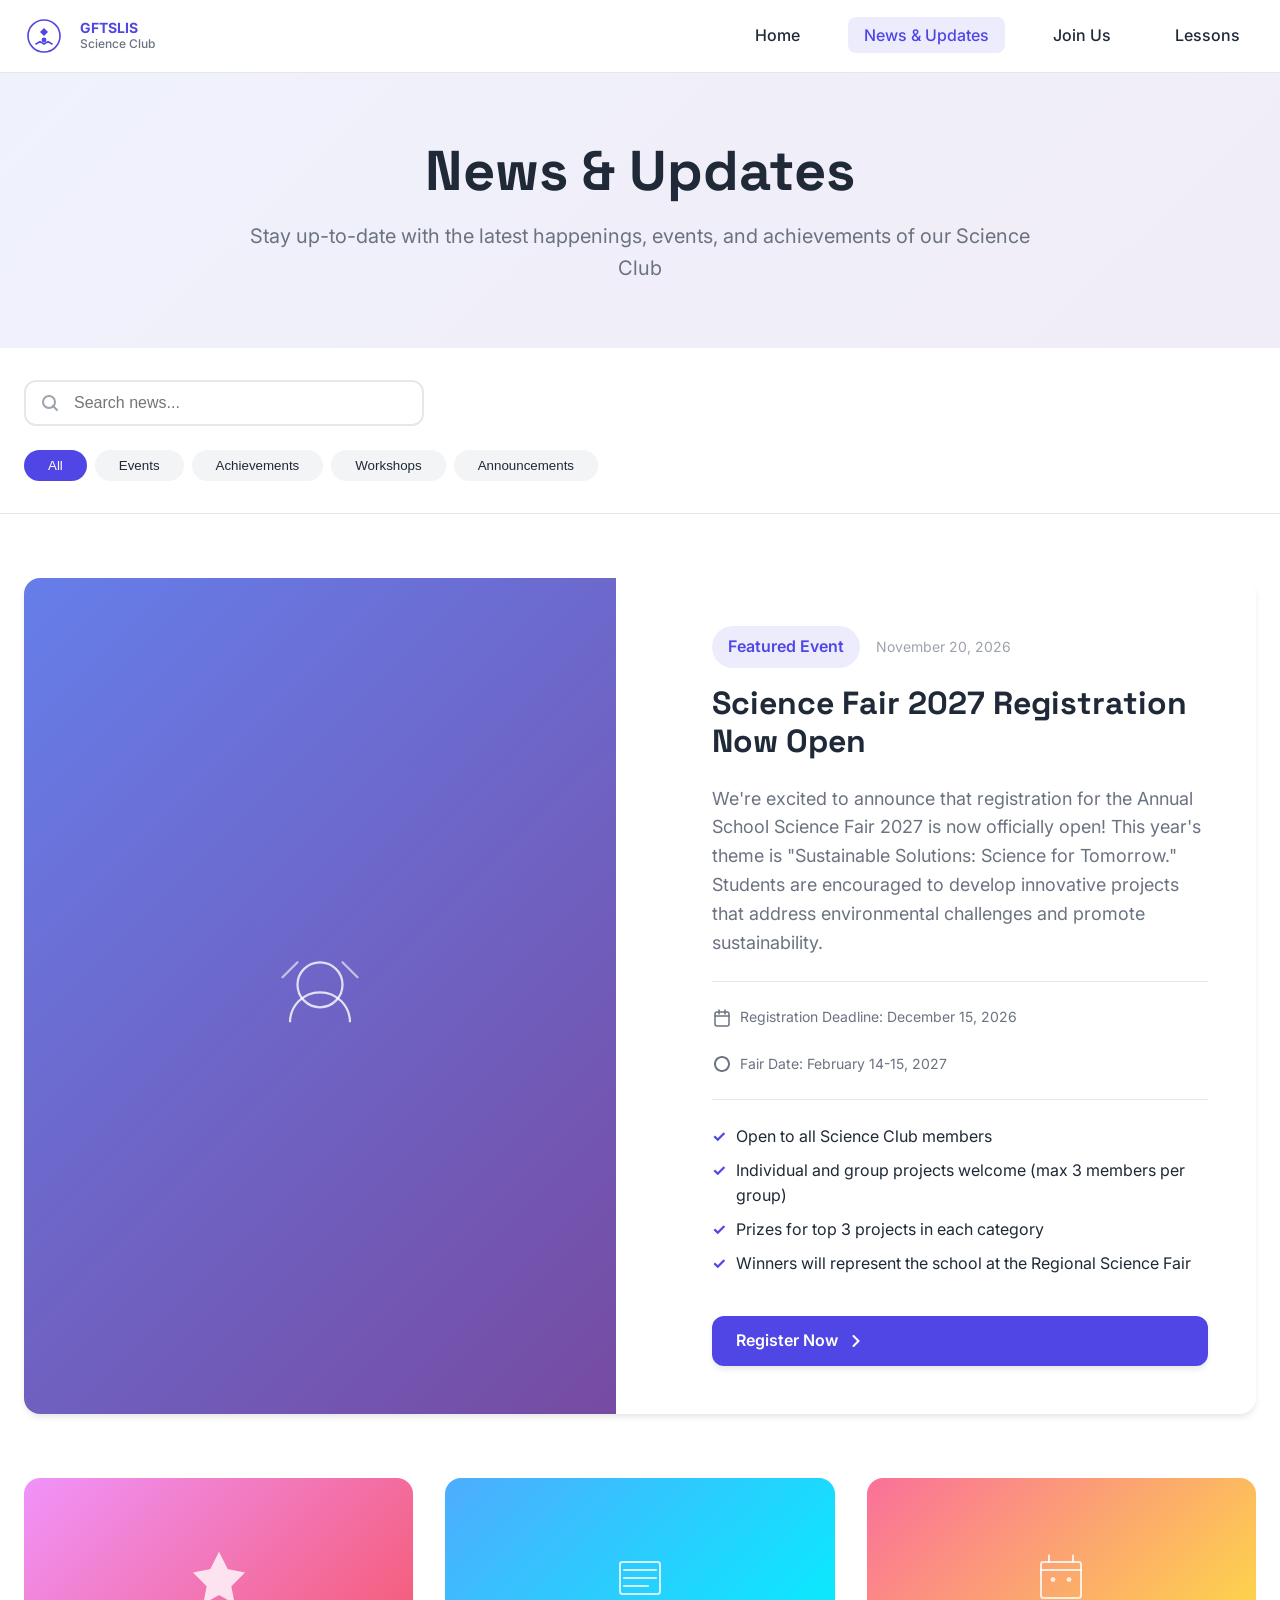
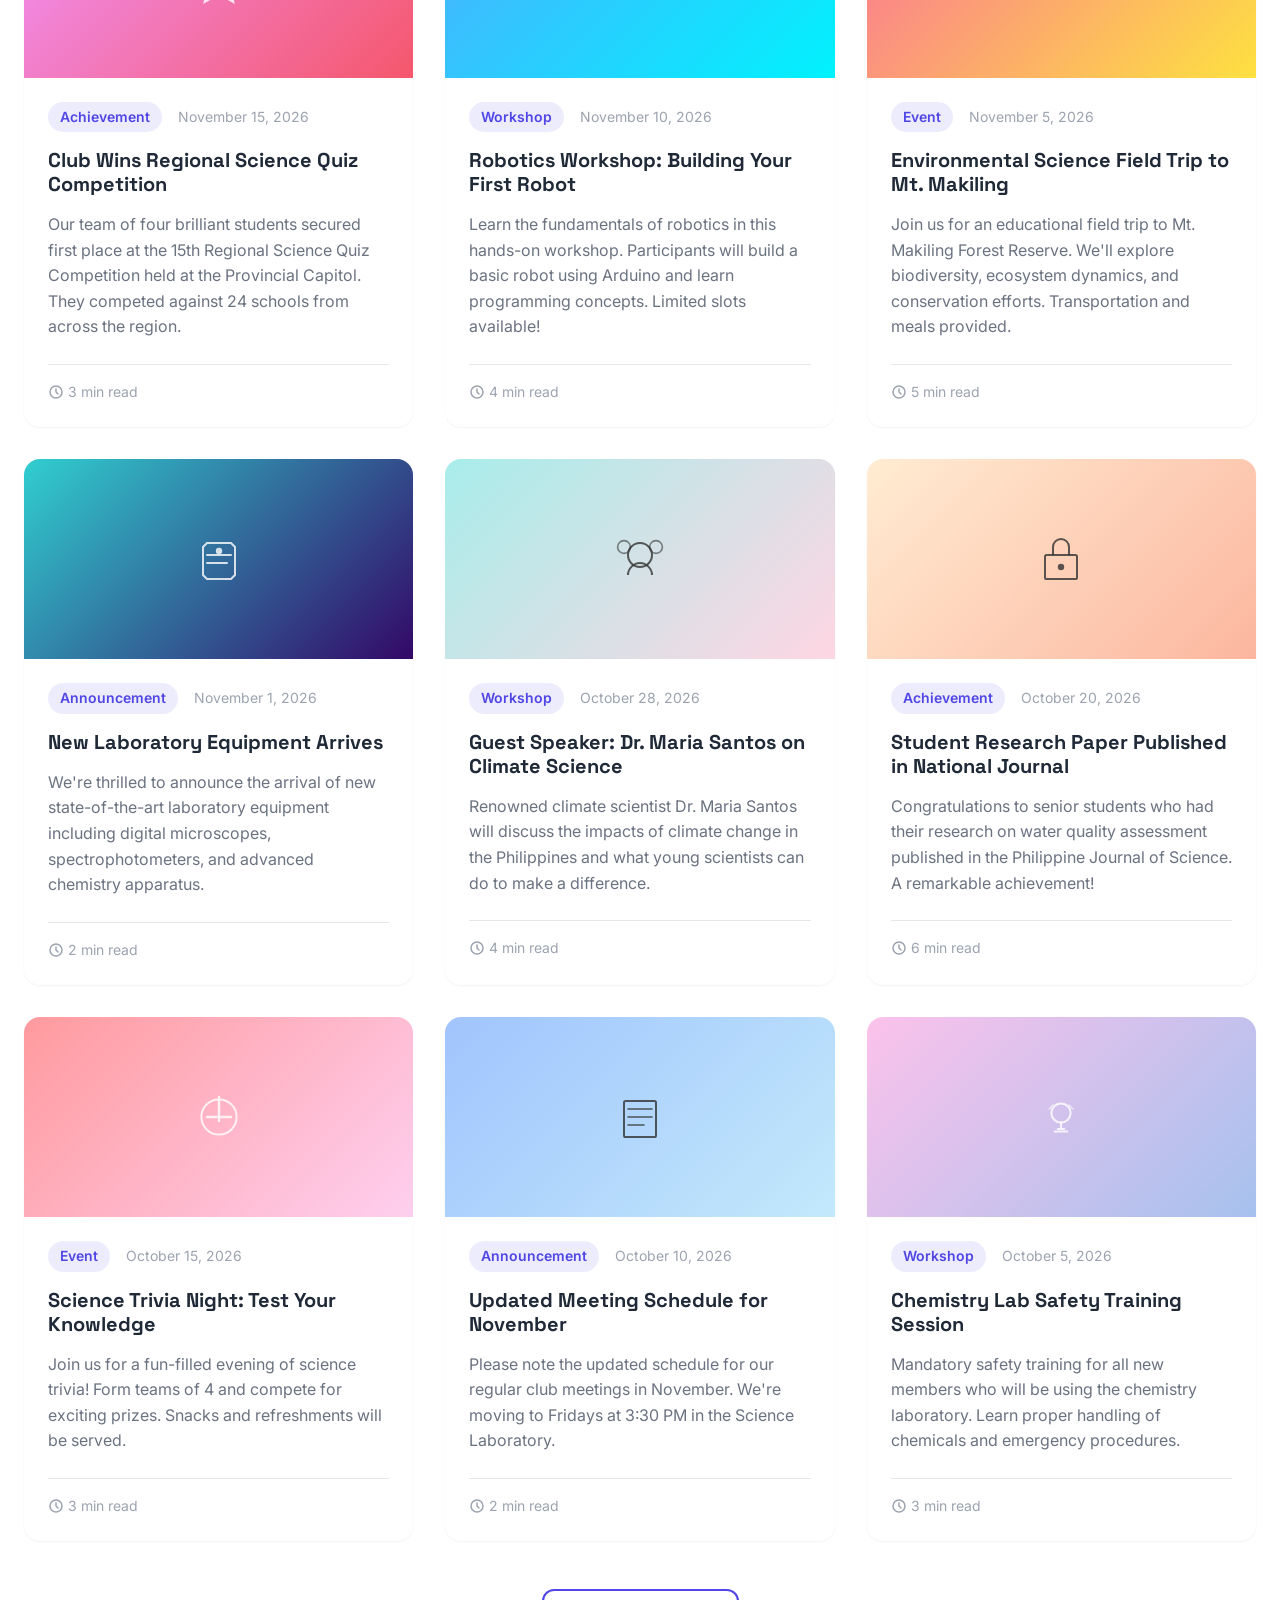
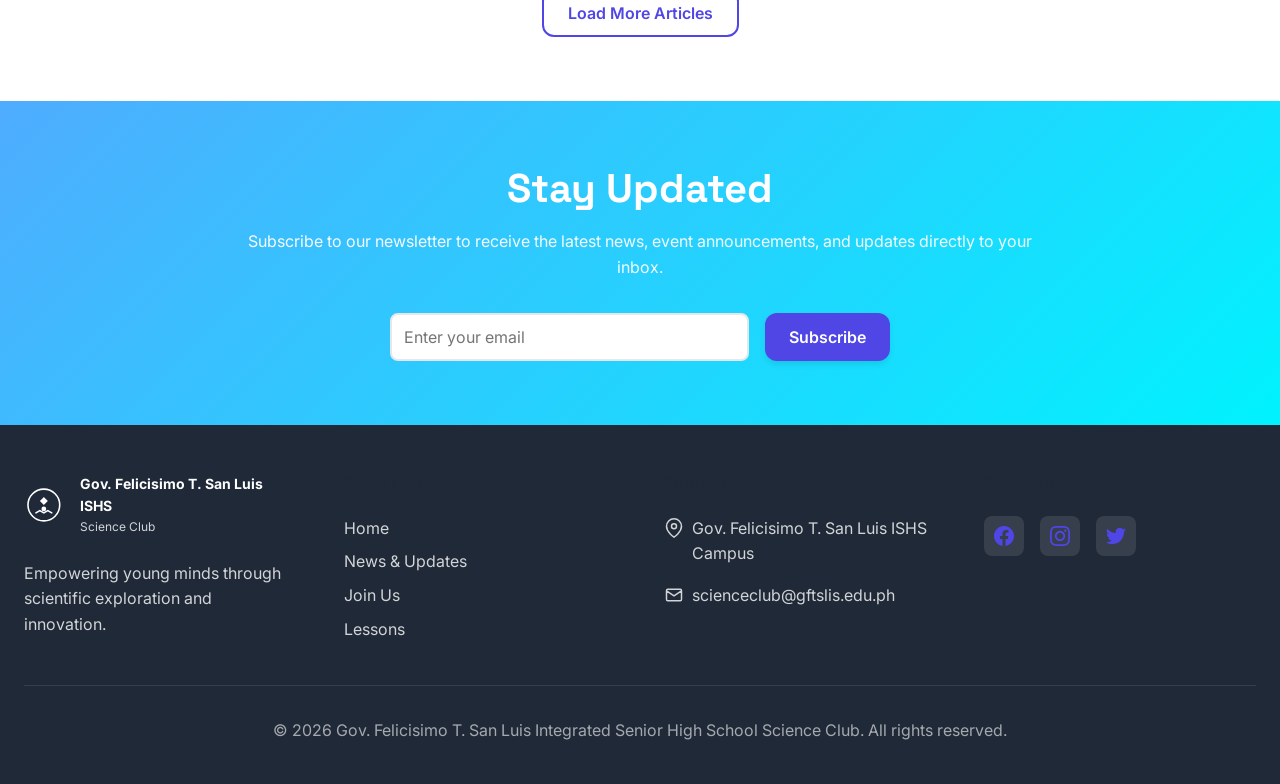
<file: news.html>
<!DOCTYPE html>
<html lang="en">

<head>
    <meta charset="UTF-8">
    <meta name="viewport" content="width=device-width, initial-scale=1.0">
    <meta name="description" content="Latest news, updates, and announcements from the Science Club">
    <title>News & Updates - Science Club - Gov. Felicisimo T. San Luis ISHS</title>
    <link rel="stylesheet" href="css/styles.css">
    <link rel="preconnect" href="https://fonts.googleapis.com">
    <link rel="preconnect" href="https://fonts.gstatic.com" crossorigin>
    <link
        href="https://fonts.googleapis.com/css2?family=Inter:wght@300;400;500;600;700;800&family=Space+Grotesk:wght@400;500;600;700&display=swap"
        rel="stylesheet">
</head>

<body>
    <!-- Navigation -->
    <nav class="navbar" id="navbar">
        <div class="container nav-container">
            <div class="nav-brand">
                <div class="logo-container">
                    <svg class="logo-icon" viewBox="0 0 50 50" fill="none" xmlns="http://www.w3.org/2000/svg">
                        <circle cx="25" cy="25" r="20" stroke="currentColor" stroke-width="2" />
                        <path d="M25 15L30 20L25 25L20 20L25 15Z" fill="currentColor" />
                        <circle cx="25" cy="30" r="3" fill="currentColor" />
                        <path d="M15 35L20 32L25 35L30 32L35 35" stroke="currentColor" stroke-width="2"
                            stroke-linecap="round" />
                    </svg>
                    <div class="logo-text">
                        <span class="school-initials">GFTSLIS</span>
                        <span class="club-name">Science Club</span>
                    </div>
                </div>
            </div>

            <button class="mobile-menu-toggle" id="mobileMenuToggle" aria-label="Toggle menu">
                <span></span>
                <span></span>
                <span></span>
            </button>

            <ul class="nav-menu" id="navMenu">
                <li><a href="index.html" class="nav-link">Home</a></li>
                <li><a href="news.html" class="nav-link active">News & Updates</a></li>
                <li><a href="application.html" class="nav-link">Join Us</a></li>
                <li><a href="lessons.html" class="nav-link">Lessons</a></li>
            </ul>
        </div>
    </nav>

    <!-- Page Header -->
    <section class="page-header">
        <div class="container">
            <div class="page-header-content">
                <h1 class="page-title">News & Updates</h1>
                <p class="page-description">Stay up-to-date with the latest happenings, events, and achievements of our
                    Science Club</p>
            </div>
        </div>
    </section>

    <!-- News Filters -->
    <section class="news-filters section-padding-top">
        <div class="container">
            <div class="filter-controls">
                <div class="search-box">
                    <svg class="search-icon" width="20" height="20" viewBox="0 0 20 20" fill="none">
                        <circle cx="9" cy="9" r="6" stroke="currentColor" stroke-width="2" />
                        <path d="M13 13L17 17" stroke="currentColor" stroke-width="2" stroke-linecap="round" />
                    </svg>
                    <input type="text" id="newsSearch" class="search-input" placeholder="Search news...">
                </div>

                <div class="filter-tags">
                    <button class="filter-tag active" data-filter="all">All</button>
                    <button class="filter-tag" data-filter="event">Events</button>
                    <button class="filter-tag" data-filter="achievement">Achievements</button>
                    <button class="filter-tag" data-filter="workshop">Workshops</button>
                    <button class="filter-tag" data-filter="announcement">Announcements</button>
                </div>
            </div>
        </div>
    </section>

    <!-- Featured News -->
    <section class="featured-news section-padding-top">
        <div class="container">
            <article class="featured-article" data-category="event">
                <div class="featured-image">
                    <div class="featured-placeholder"
                        style="background: linear-gradient(135deg, #667eea 0%, #764ba2 100%);">
                        <svg viewBox="0 0 200 150" fill="none">
                            <circle cx="100" cy="60" r="30" stroke="white" stroke-width="3" opacity="0.8" />
                            <path d="M60 110c0-22 18-40 40-40s40 18 40 40" stroke="white" stroke-width="3"
                                opacity="0.8" />
                            <path d="M50 50L70 30M150 50L130 30" stroke="white" stroke-width="3" stroke-linecap="round"
                                opacity="0.6" />
                        </svg>
                    </div>
                </div>
                <div class="featured-content">
                    <div class="news-meta">
                        <span class="news-category featured-category">Featured Event</span>
                        <span class="news-date">November 20, 2026</span>
                    </div>
                    <h2 class="featured-title">Science Fair 2027 Registration Now Open</h2>
                    <p class="featured-excerpt">
                        We're excited to announce that registration for the Annual School Science Fair 2027 is now
                        officially open!
                        This year's theme is "Sustainable Solutions: Science for Tomorrow." Students are encouraged to
                        develop
                        innovative projects that address environmental challenges and promote sustainability.
                    </p>
                    <div class="featured-details">
                        <div class="detail-item">
                            <svg width="20" height="20" viewBox="0 0 20 20" fill="none">
                                <rect x="3" y="4" width="14" height="14" rx="2" stroke="currentColor"
                                    stroke-width="1.5" />
                                <path d="M3 8h14M7 2v4M13 2v4" stroke="currentColor" stroke-width="1.5"
                                    stroke-linecap="round" />
                            </svg>
                            <span>Registration Deadline: December 15, 2026</span>
                        </div>
                        <div class="detail-item">
                            <svg width="20" height="20" viewBox="0 0 20 20" fill="none">
                                <path
                                    d="M10 2C5.58 2 2 5.58 2 10s3.58 8 8 8 8-3.58 8-8-3.58-8-8-8zm0 14c-3.31 0-6-2.69-6-6s2.69-6 6-6 6 2.69 6 6-2.69 6-6 6z"
                                    fill="currentColor" />
                                <path d="M10 6v5l3.5 2" stroke="white" stroke-width="1.5" stroke-linecap="round" />
                            </svg>
                            <span>Fair Date: February 14-15, 2027</span>
                        </div>
                    </div>
                    <ul class="featured-highlights">
                        <li>Open to all Science Club members</li>
                        <li>Individual and group projects welcome (max 3 members per group)</li>
                        <li>Prizes for top 3 projects in each category</li>
                        <li>Winners will represent the school at the Regional Science Fair</li>
                    </ul>
                    <a href="#" class="btn btn-primary">
                        <span>Register Now</span>
                        <svg width="20" height="20" viewBox="0 0 20 20" fill="none">
                            <path d="M7.5 15L12.5 10L7.5 5" stroke="currentColor" stroke-width="2"
                                stroke-linecap="round" />
                        </svg>
                    </a>
                </div>
            </article>
        </div>
    </section>

    <!-- News Grid -->
    <section class="news-section section-padding">
        <div class="container">
            <div class="news-grid" id="newsGrid">
                <!-- Achievement -->
                <article class="news-card" data-category="achievement">
                    <div class="news-image">
                        <div class="news-placeholder"
                            style="background: linear-gradient(135deg, #f093fb 0%, #f5576c 100%);">
                            <svg viewBox="0 0 100 100" fill="none">
                                <path d="M50 20L60 40L80 44L64 60L68 80L50 70L32 80L36 60L20 44L40 40L50 20Z"
                                    stroke="white" stroke-width="2.5" fill="white" opacity="0.8" />
                            </svg>
                        </div>
                    </div>
                    <div class="news-content">
                        <div class="news-meta">
                            <span class="news-category">Achievement</span>
                            <span class="news-date">November 15, 2026</span>
                        </div>
                        <h3 class="news-title">Club Wins Regional Science Quiz Competition</h3>
                        <p class="news-excerpt">
                            Our team of four brilliant students secured first place at the 15th Regional Science Quiz
                            Competition
                            held at the Provincial Capitol. They competed against 24 schools from across the region.
                        </p>
                        <div class="news-footer">
                            <span class="read-time">
                                <svg width="16" height="16" viewBox="0 0 16 16" fill="none">
                                    <circle cx="8" cy="8" r="6" stroke="currentColor" stroke-width="1.5" />
                                    <path d="M8 5v3l2 2" stroke="currentColor" stroke-width="1.5"
                                        stroke-linecap="round" />
                                </svg>
                                3 min read
                            </span>
                        </div>
                    </div>
                </article>

                <!-- Workshop -->
                <article class="news-card" data-category="workshop">
                    <div class="news-image">
                        <div class="news-placeholder"
                            style="background: linear-gradient(135deg, #4facfe 0%, #00f2fe 100%);">
                            <svg viewBox="0 0 100 100" fill="none">
                                <rect x="25" y="30" width="50" height="40" rx="3" stroke="white" stroke-width="2.5"
                                    opacity="0.8" />
                                <path d="M30 40h40M30 50h40M30 60h30" stroke="white" stroke-width="2.5"
                                    stroke-linecap="round" opacity="0.8" />
                            </svg>
                        </div>
                    </div>
                    <div class="news-content">
                        <div class="news-meta">
                            <span class="news-category">Workshop</span>
                            <span class="news-date">November 10, 2026</span>
                        </div>
                        <h3 class="news-title">Robotics Workshop: Building Your First Robot</h3>
                        <p class="news-excerpt">
                            Learn the fundamentals of robotics in this hands-on workshop. Participants will build a
                            basic robot
                            using Arduino and learn programming concepts. Limited slots available!
                        </p>
                        <div class="news-footer">
                            <span class="read-time">
                                <svg width="16" height="16" viewBox="0 0 16 16" fill="none">
                                    <circle cx="8" cy="8" r="6" stroke="currentColor" stroke-width="1.5" />
                                    <path d="M8 5v3l2 2" stroke="currentColor" stroke-width="1.5"
                                        stroke-linecap="round" />
                                </svg>
                                4 min read
                            </span>
                        </div>
                    </div>
                </article>

                <!-- Event -->
                <article class="news-card" data-category="event">
                    <div class="news-image">
                        <div class="news-placeholder"
                            style="background: linear-gradient(135deg, #fa709a 0%, #fee140 100%);">
                            <svg viewBox="0 0 100 100" fill="none">
                                <rect x="25" y="30" width="50" height="45" rx="3" stroke="white" stroke-width="2.5"
                                    opacity="0.8" />
                                <path d="M25 40h50M35 30v-8M65 30v-8" stroke="white" stroke-width="2.5"
                                    stroke-linecap="round" opacity="0.8" />
                                <circle cx="40" cy="52" r="3" fill="white" opacity="0.8" />
                                <circle cx="60" cy="52" r="3" fill="white" opacity="0.8" />
                            </svg>
                        </div>
                    </div>
                    <div class="news-content">
                        <div class="news-meta">
                            <span class="news-category">Event</span>
                            <span class="news-date">November 5, 2026</span>
                        </div>
                        <h3 class="news-title">Environmental Science Field Trip to Mt. Makiling</h3>
                        <p class="news-excerpt">
                            Join us for an educational field trip to Mt. Makiling Forest Reserve. We'll explore
                            biodiversity,
                            ecosystem dynamics, and conservation efforts. Transportation and meals provided.
                        </p>
                        <div class="news-footer">
                            <span class="read-time">
                                <svg width="16" height="16" viewBox="0 0 16 16" fill="none">
                                    <circle cx="8" cy="8" r="6" stroke="currentColor" stroke-width="1.5" />
                                    <path d="M8 5v3l2 2" stroke="currentColor" stroke-width="1.5"
                                        stroke-linecap="round" />
                                </svg>
                                5 min read
                            </span>
                        </div>
                    </div>
                </article>

                <!-- Announcement -->
                <article class="news-card" data-category="announcement">
                    <div class="news-image">
                        <div class="news-placeholder"
                            style="background: linear-gradient(135deg, #30cfd0 0%, #330867 100%);">
                            <svg viewBox="0 0 100 100" fill="none">
                                <path d="M35 45h30M35 55h25" stroke="white" stroke-width="2.5" stroke-linecap="round"
                                    opacity="0.8" />
                                <path d="M30 35l5-5h30l5 5v35l-5 5H35l-5-5V35z" stroke="white" stroke-width="2.5"
                                    opacity="0.8" />
                                <circle cx="50" cy="40" r="4" fill="white" opacity="0.8" />
                            </svg>
                        </div>
                    </div>
                    <div class="news-content">
                        <div class="news-meta">
                            <span class="news-category">Announcement</span>
                            <span class="news-date">November 1, 2026</span>
                        </div>
                        <h3 class="news-title">New Laboratory Equipment Arrives</h3>
                        <p class="news-excerpt">
                            We're thrilled to announce the arrival of new state-of-the-art laboratory equipment
                            including
                            digital microscopes, spectrophotometers, and advanced chemistry apparatus.
                        </p>
                        <div class="news-footer">
                            <span class="read-time">
                                <svg width="16" height="16" viewBox="0 0 16 16" fill="none">
                                    <circle cx="8" cy="8" r="6" stroke="currentColor" stroke-width="1.5" />
                                    <path d="M8 5v3l2 2" stroke="currentColor" stroke-width="1.5"
                                        stroke-linecap="round" />
                                </svg>
                                2 min read
                            </span>
                        </div>
                    </div>
                </article>

                <!-- Workshop -->
                <article class="news-card" data-category="workshop">
                    <div class="news-image">
                        <div class="news-placeholder"
                            style="background: linear-gradient(135deg, #a8edea 0%, #fed6e3 100%);">
                            <svg viewBox="0 0 100 100" fill="none">
                                <circle cx="50" cy="45" r="15" stroke="#333" stroke-width="2.5" opacity="0.8" />
                                <path d="M35 70c0-8 7-15 15-15s15 7 15 15" stroke="#333" stroke-width="2.5"
                                    opacity="0.8" />
                                <circle cx="30" cy="35" r="8" stroke="#333" stroke-width="2" opacity="0.6" />
                                <circle cx="70" cy="35" r="8" stroke="#333" stroke-width="2" opacity="0.6" />
                            </svg>
                        </div>
                    </div>
                    <div class="news-content">
                        <div class="news-meta">
                            <span class="news-category">Workshop</span>
                            <span class="news-date">October 28, 2026</span>
                        </div>
                        <h3 class="news-title">Guest Speaker: Dr. Maria Santos on Climate Science</h3>
                        <p class="news-excerpt">
                            Renowned climate scientist Dr. Maria Santos will discuss the impacts of climate change in
                            the Philippines
                            and what young scientists can do to make a difference.
                        </p>
                        <div class="news-footer">
                            <span class="read-time">
                                <svg width="16" height="16" viewBox="0 0 16 16" fill="none">
                                    <circle cx="8" cy="8" r="6" stroke="currentColor" stroke-width="1.5" />
                                    <path d="M8 5v3l2 2" stroke="currentColor" stroke-width="1.5"
                                        stroke-linecap="round" />
                                </svg>
                                4 min read
                            </span>
                        </div>
                    </div>
                </article>

                <!-- Achievement -->
                <article class="news-card" data-category="achievement">
                    <div class="news-image">
                        <div class="news-placeholder"
                            style="background: linear-gradient(135deg, #ffecd2 0%, #fcb69f 100%);">
                            <svg viewBox="0 0 100 100" fill="none">
                                <rect x="30" y="45" width="40" height="30" rx="2" stroke="#333" stroke-width="2.5"
                                    opacity="0.8" />
                                <path d="M40 45V35a10 10 0 0120 0v10" stroke="#333" stroke-width="2.5" opacity="0.8" />
                                <circle cx="50" cy="60" r="4" fill="#333" opacity="0.8" />
                            </svg>
                        </div>
                    </div>
                    <div class="news-content">
                        <div class="news-meta">
                            <span class="news-category">Achievement</span>
                            <span class="news-date">October 20, 2026</span>
                        </div>
                        <h3 class="news-title">Student Research Paper Published in National Journal</h3>
                        <p class="news-excerpt">
                            Congratulations to senior students who had their research on water quality assessment
                            published in
                            the Philippine Journal of Science. A remarkable achievement!
                        </p>
                        <div class="news-footer">
                            <span class="read-time">
                                <svg width="16" height="16" viewBox="0 0 16 16" fill="none">
                                    <circle cx="8" cy="8" r="6" stroke="currentColor" stroke-width="1.5" />
                                    <path d="M8 5v3l2 2" stroke="currentColor" stroke-width="1.5"
                                        stroke-linecap="round" />
                                </svg>
                                6 min read
                            </span>
                        </div>
                    </div>
                </article>

                <!-- Event -->
                <article class="news-card" data-category="event">
                    <div class="news-image">
                        <div class="news-placeholder"
                            style="background: linear-gradient(135deg, #ff9a9e 0%, #fecfef 100%);">
                            <svg viewBox="0 0 100 100" fill="none">
                                <path d="M50 25v30M35 50h30" stroke="white" stroke-width="3" stroke-linecap="round"
                                    opacity="0.8" />
                                <circle cx="50" cy="50" r="22" stroke="white" stroke-width="2.5" opacity="0.8" />
                            </svg>
                        </div>
                    </div>
                    <div class="news-content">
                        <div class="news-meta">
                            <span class="news-category">Event</span>
                            <span class="news-date">October 15, 2026</span>
                        </div>
                        <h3 class="news-title">Science Trivia Night: Test Your Knowledge</h3>
                        <p class="news-excerpt">
                            Join us for a fun-filled evening of science trivia! Form teams of 4 and compete for exciting
                            prizes.
                            Snacks and refreshments will be served.
                        </p>
                        <div class="news-footer">
                            <span class="read-time">
                                <svg width="16" height="16" viewBox="0 0 16 16" fill="none">
                                    <circle cx="8" cy="8" r="6" stroke="currentColor" stroke-width="1.5" />
                                    <path d="M8 5v3l2 2" stroke="currentColor" stroke-width="1.5"
                                        stroke-linecap="round" />
                                </svg>
                                3 min read
                            </span>
                        </div>
                    </div>
                </article>

                <!-- Announcement -->
                <article class="news-card" data-category="announcement">
                    <div class="news-image">
                        <div class="news-placeholder"
                            style="background: linear-gradient(135deg, #a1c4fd 0%, #c2e9fb 100%);">
                            <svg viewBox="0 0 100 100" fill="none">
                                <rect x="30" y="30" width="40" height="45" rx="2" stroke="#333" stroke-width="2.5"
                                    opacity="0.8" />
                                <path d="M35 40h30M35 50h30M35 60h20" stroke="#333" stroke-width="2"
                                    stroke-linecap="round" opacity="0.8" />
                            </svg>
                        </div>
                    </div>
                    <div class="news-content">
                        <div class="news-meta">
                            <span class="news-category">Announcement</span>
                            <span class="news-date">October 10, 2026</span>
                        </div>
                        <h3 class="news-title">Updated Meeting Schedule for November</h3>
                        <p class="news-excerpt">
                            Please note the updated schedule for our regular club meetings in November. We're moving to
                            Fridays
                            at 3:30 PM in the Science Laboratory.
                        </p>
                        <div class="news-footer">
                            <span class="read-time">
                                <svg width="16" height="16" viewBox="0 0 16 16" fill="none">
                                    <circle cx="8" cy="8" r="6" stroke="currentColor" stroke-width="1.5" />
                                    <path d="M8 5v3l2 2" stroke="currentColor" stroke-width="1.5"
                                        stroke-linecap="round" />
                                </svg>
                                2 min read
                            </span>
                        </div>
                    </div>
                </article>

                <!-- Workshop -->
                <article class="news-card" data-category="workshop">
                    <div class="news-image">
                        <div class="news-placeholder"
                            style="background: linear-gradient(135deg, #fbc2eb 0%, #a6c1ee 100%);">
                            <svg viewBox="0 0 100 100" fill="none">
                                <circle cx="50" cy="45" r="12" stroke="white" stroke-width="2.5" opacity="0.8" />
                                <path d="M50 57v8M46 65h8M42 68h16" stroke="white" stroke-width="2.5"
                                    stroke-linecap="round" opacity="0.8" />
                                <path d="M35 40l5-5M65 40l-5-5" stroke="white" stroke-width="2" stroke-linecap="round"
                                    opacity="0.6" />
                            </svg>
                        </div>
                    </div>
                    <div class="news-content">
                        <div class="news-meta">
                            <span class="news-category">Workshop</span>
                            <span class="news-date">October 5, 2026</span>
                        </div>
                        <h3 class="news-title">Chemistry Lab Safety Training Session</h3>
                        <p class="news-excerpt">
                            Mandatory safety training for all new members who will be using the chemistry laboratory.
                            Learn proper handling of chemicals and emergency procedures.
                        </p>
                        <div class="news-footer">
                            <span class="read-time">
                                <svg width="16" height="16" viewBox="0 0 16 16" fill="none">
                                    <circle cx="8" cy="8" r="6" stroke="currentColor" stroke-width="1.5" />
                                    <path d="M8 5v3l2 2" stroke="currentColor" stroke-width="1.5"
                                        stroke-linecap="round" />
                                </svg>
                                3 min read
                            </span>
                        </div>
                    </div>
                </article>
            </div>

            <!-- Load More -->
            <div class="load-more-container">
                <button class="btn btn-secondary" id="loadMoreBtn">
                    <span>Load More Articles</span>
                </button>
            </div>
        </div>
    </section>

    <!-- Newsletter Subscription -->
    <section class="newsletter-section section-padding bg-light">
        <div class="container">
            <div class="newsletter-content">
                <div class="newsletter-text">
                    <h2 class="newsletter-title">Stay Updated</h2>
                    <p class="newsletter-description">
                        Subscribe to our newsletter to receive the latest news, event announcements, and updates
                        directly to your inbox.
                    </p>
                </div>
                <form class="newsletter-form" id="newsletterForm">
                    <div class="form-group-inline">
                        <input type="email" class="form-input" placeholder="Enter your email" required>
                        <button type="submit" class="btn btn-primary">
                            <span>Subscribe</span>
                        </button>
                    </div>
                </form>
            </div>
        </div>
    </section>

    <!-- Footer -->
    <footer class="footer">
        <div class="container">
            <div class="footer-content">
                <div class="footer-section">
                    <div class="footer-brand">
                        <svg class="logo-icon" viewBox="0 0 50 50" fill="none">
                            <circle cx="25" cy="25" r="20" stroke="currentColor" stroke-width="2" />
                            <path d="M25 15L30 20L25 25L20 20L25 15Z" fill="currentColor" />
                            <circle cx="25" cy="30" r="3" fill="currentColor" />
                            <path d="M15 35L20 32L25 35L30 32L35 35" stroke="currentColor" stroke-width="2"
                                stroke-linecap="round" />
                        </svg>
                        <div>
                            <div class="footer-school">Gov. Felicisimo T. San Luis ISHS</div>
                            <div class="footer-club">Science Club</div>
                        </div>
                    </div>
                    <p class="footer-description">
                        Empowering young minds through scientific exploration and innovation.
                    </p>
                </div>

                <div class="footer-section">
                    <h4 class="footer-title">Quick Links</h4>
                    <ul class="footer-links">
                        <li><a href="index.html">Home</a></li>
                        <li><a href="news.html">News & Updates</a></li>
                        <li><a href="application.html">Join Us</a></li>
                        <li><a href="lessons.html">Lessons</a></li>
                    </ul>
                </div>

                <div class="footer-section">
                    <h4 class="footer-title">Contact</h4>
                    <ul class="footer-contact">
                        <li>
                            <svg width="20" height="20" viewBox="0 0 20 20" fill="none">
                                <path
                                    d="M17.5 8.33C17.5 14.17 10 19.17 10 19.17C10 19.17 2.5 14.17 2.5 8.33C2.5 4.19 5.86 0.83 10 0.83C14.14 0.83 17.5 4.19 17.5 8.33Z"
                                    stroke="currentColor" stroke-width="1.5" />
                                <circle cx="10" cy="8.33" r="2.5" stroke="currentColor" stroke-width="1.5" />
                            </svg>
                            <span>Gov. Felicisimo T. San Luis ISHS Campus</span>
                        </li>
                        <li>
                            <svg width="20" height="20" viewBox="0 0 20 20" fill="none">
                                <path
                                    d="M2.5 5.83L10 10.83L17.5 5.83M2.5 5.83V14.17C2.5 15.08 3.09 15.83 3.75 15.83H16.25C16.91 15.83 17.5 15.08 17.5 14.17V5.83M2.5 5.83C2.5 4.92 3.09 4.17 3.75 4.17H16.25C16.91 4.17 17.5 4.92 17.5 5.83"
                                    stroke="currentColor" stroke-width="1.5" />
                            </svg>
                            <span>scienceclub@gftslis.edu.ph</span>
                        </li>
                    </ul>
                </div>

                <div class="footer-section">
                    <h4 class="footer-title">Follow Us</h4>
                    <div class="social-links">
                        <a href="#" aria-label="Facebook" class="social-link">
                            <svg viewBox="0 0 24 24" fill="currentColor">
                                <path
                                    d="M24 12.073c0-6.627-5.373-12-12-12s-12 5.373-12 12c0 5.99 4.388 10.954 10.125 11.854v-8.385H7.078v-3.47h3.047V9.43c0-3.007 1.792-4.669 4.533-4.669 1.312 0 2.686.235 2.686.235v2.953H15.83c-1.491 0-1.956.925-1.956 1.874v2.25h3.328l-.532 3.47h-2.796v8.385C19.612 23.027 24 18.062 24 12.073z" />
                            </svg>
                        </a>
                        <a href="#" aria-label="Instagram" class="social-link">
                            <svg viewBox="0 0 24 24" fill="currentColor">
                                <path
                                    d="M12 2.163c3.204 0 3.584.012 4.85.07 3.252.148 4.771 1.691 4.919 4.919.058 1.265.069 1.645.069 4.849 0 3.205-.012 3.584-.069 4.849-.149 3.225-1.664 4.771-4.919 4.919-1.266.058-1.644.07-4.85.07-3.204 0-3.584-.012-4.849-.07-3.26-.149-4.771-1.699-4.919-4.92-.058-1.265-.07-1.644-.07-4.849 0-3.204.013-3.583.07-4.849.149-3.227 1.664-4.771 4.919-4.919 1.266-.057 1.645-.069 4.849-.069zm0-2.163c-3.259 0-3.667.014-4.947.072-4.358.2-6.78 2.618-6.98 6.98-.059 1.281-.073 1.689-.073 4.948 0 3.259.014 3.668.072 4.948.2 4.358 2.618 6.78 6.98 6.98 1.281.058 1.689.072 4.948.072 3.259 0 3.668-.014 4.948-.072 4.354-.2 6.782-2.618 6.979-6.98.059-1.28.073-1.689.073-4.948 0-3.259-.014-3.667-.072-4.947-.196-4.354-2.617-6.78-6.979-6.98-1.281-.059-1.69-.073-4.949-.073zm0 5.838c-3.403 0-6.162 2.759-6.162 6.162s2.759 6.163 6.162 6.163 6.162-2.759 6.162-6.163c0-3.403-2.759-6.162-6.162-6.162zm0 10.162c-2.209 0-4-1.79-4-4 0-2.209 1.791-4 4-4s4 1.791 4 4c0 2.21-1.791 4-4 4zm6.406-11.845c-.796 0-1.441.645-1.441 1.44s.645 1.44 1.441 1.44c.795 0 1.439-.645 1.439-1.44s-.644-1.44-1.439-1.44z" />
                            </svg>
                        </a>
                        <a href="#" aria-label="Twitter" class="social-link">
                            <svg viewBox="0 0 24 24" fill="currentColor">
                                <path
                                    d="M23.953 4.57a10 10 0 01-2.825.775 4.958 4.958 0 002.163-2.723c-.951.555-2.005.959-3.127 1.184a4.92 4.92 0 00-8.384 4.482C7.69 8.095 4.067 6.13 1.64 3.162a4.822 4.822 0 00-.666 2.475c0 1.71.87 3.213 2.188 4.096a4.904 4.904 0 01-2.228-.616v.06a4.923 4.923 0 003.946 4.827 4.996 4.996 0 01-2.212.085 4.936 4.936 0 004.604 3.417 9.867 9.867 0 01-6.102 2.105c-.39 0-.779-.023-1.17-.067a13.995 13.995 0 007.557 2.209c9.053 0 13.998-7.496 13.998-13.985 0-.21 0-.42-.015-.63A9.935 9.935 0 0024 4.59z" />
                            </svg>
                        </a>
                    </div>
                </div>
            </div>

            <div class="footer-bottom">
                <p>&copy; 2026 Gov. Felicisimo T. San Luis Integrated Senior High School Science Club. All rights
                    reserved.</p>
            </div>
        </div>
    </footer>

    <script src="js/main.js"></script>
</body>

</html>
</file>
<file: css/styles.css>
/* ===================================
   Science Club Website - Main Styles
   Gov. Felicisimo T. San Luis ISHS
   =================================== */

/* CSS Variables */
:root {
    /* Colors */
    --primary-color: #4F46E5;
    --primary-dark: #4338CA;
    --primary-light: #818CF8;
    --secondary-color: #06B6D4;
    --accent-color: #8B5CF6;
    
    /* Gradients */
    --gradient-primary: linear-gradient(135deg, #667eea 0%, #764ba2 100%);
    --gradient-secondary: linear-gradient(135deg, #4facfe 0%, #00f2fe 100%);
    --gradient-accent: linear-gradient(135deg, #f093fb 0%, #f5576c 100%);
    
    /* Neutral Colors */
    --text-primary: #1F2937;
    --text-secondary: #6B7280;
    --text-light: #9CA3AF;
    --bg-primary: #FFFFFF;
    --bg-secondary: #F9FAFB;
    --bg-light: #F3F4F6;
    --border-color: #E5E7EB;
    
    /* Spacing */
    --spacing-xs: 0.5rem;
    --spacing-sm: 1rem;
    --spacing-md: 1.5rem;
    --spacing-lg: 2rem;
    --spacing-xl: 3rem;
    --spacing-2xl: 4rem;
    
    /* Typography */
    --font-primary: 'Inter', -apple-system, BlinkMacSystemFont, 'Segoe UI', sans-serif;
    --font-heading: 'Space Grotesk', var(--font-primary);
    
    /* Border Radius */
    --radius-sm: 0.375rem;
    --radius-md: 0.5rem;
    --radius-lg: 0.75rem;
    --radius-xl: 1rem;
    --radius-2xl: 1.5rem;
    
    /* Shadows */
    --shadow-sm: 0 1px 2px 0 rgb(0 0 0 / 0.05);
    --shadow-md: 0 4px 6px -1px rgb(0 0 0 / 0.1);
    --shadow-lg: 0 10px 15px -3px rgb(0 0 0 / 0.1);
    --shadow-xl: 0 20px 25px -5px rgb(0 0 0 / 0.1);
    
    /* Transitions */
    --transition-fast: 150ms ease-in-out;
    --transition-base: 300ms ease-in-out;
    --transition-slow: 500ms ease-in-out;
}

/* Reset & Base Styles */
* {
    margin: 0;
    padding: 0;
    box-sizing: border-box;
}

html {
    scroll-behavior: smooth;
}

body {
    font-family: var(--font-primary);
    color: var(--text-primary);
    background-color: var(--bg-primary);
    line-height: 1.6;
    -webkit-font-smoothing: antialiased;
    -moz-osx-font-smoothing: grayscale;
}

/* Typography */
h1, h2, h3, h4, h5, h6 {
    font-family: var(--font-heading);
    font-weight: 700;
    line-height: 1.2;
    color: var(--text-primary);
}

h1 { font-size: clamp(2rem, 5vw, 3.5rem); }
h2 { font-size: clamp(1.75rem, 4vw, 2.5rem); }
h3 { font-size: clamp(1.25rem, 3vw, 1.75rem); }
h4 { font-size: 1.25rem; }

p {
    margin-bottom: var(--spacing-sm);
}

a {
    color: var(--primary-color);
    text-decoration: none;
    transition: color var(--transition-base);
}

a:hover {
    color: var(--primary-dark);
}

img {
    max-width: 100%;
    height: auto;
    display: block;
}

/* Container */
.container {
    width: 100%;
    max-width: 1280px;
    margin: 0 auto;
    padding: 0 var(--spacing-md);
}

/* Section Padding */
.section-padding {
    padding: var(--spacing-2xl) 0;
}

.section-padding-top {
    padding-top: var(--spacing-2xl);
}

.bg-light {
    background-color: var(--bg-light);
}

/* Section Headers */
.section-header {
    text-align: center;
    margin-bottom: var(--spacing-xl);
}

.section-title {
    margin-bottom: var(--spacing-sm);
}

.section-subtitle {
    color: var(--text-secondary);
    font-size: 1.125rem;
    max-width: 600px;
    margin: 0 auto;
}

/* Buttons */
.btn {
    display: inline-flex;
    align-items: center;
    gap: var(--spacing-xs);
    padding: 0.75rem 1.5rem;
    font-family: var(--font-primary);
    font-weight: 600;
    font-size: 1rem;
    border-radius: var(--radius-lg);
    border: none;
    cursor: pointer;
    transition: all var(--transition-base);
    text-decoration: none;
}

.btn-primary {
    background: var(--primary-color);
    color: white;
    box-shadow: var(--shadow-md);
}

.btn-primary:hover {
    background: var(--primary-dark);
    transform: translateY(-2px);
    box-shadow: var(--shadow-lg);
    color: white;
}

.btn-secondary {
    background: transparent;
    color: var(--primary-color);
    border: 2px solid var(--primary-color);
}

.btn-secondary:hover {
    background: var(--primary-color);
    color: white;
}

.btn-outline {
    background: transparent;
    color: white;
    border: 2px solid white;
}

.btn-outline:hover {
    background: white;
    color: var(--primary-color);
}

.btn-large {
    padding: 1rem 2rem;
    font-size: 1.125rem;
}

/* Navigation */
.navbar {
    position: sticky;
    top: 0;
    z-index: 1000;
    background: rgba(255, 255, 255, 0.95);
    backdrop-filter: blur(10px);
    border-bottom: 1px solid var(--border-color);
    transition: box-shadow var(--transition-base);
}

.navbar.scrolled {
    box-shadow: var(--shadow-md);
}

.nav-container {
    display: flex;
    justify-content: space-between;
    align-items: center;
    padding: var(--spacing-sm) var(--spacing-md);
}

.nav-brand {
    font-weight: 700;
    font-size: 1.25rem;
}

.logo-container {
    display: flex;
    align-items: center;
    gap: var(--spacing-sm);
}

.logo-icon {
    width: 40px;
    height: 40px;
    color: var(--primary-color);
}

.logo-text {
    display: flex;
    flex-direction: column;
    line-height: 1.2;
}

.school-initials {
    font-size: 0.875rem;
    font-weight: 700;
    color: var(--primary-color);
}

.club-name {
    font-size: 0.75rem;
    font-weight: 500;
    color: var(--text-secondary);
}

.nav-menu {
    display: flex;
    list-style: none;
    gap: var(--spacing-lg);
}

.nav-link {
    color: var(--text-primary);
    font-weight: 500;
    padding: var(--spacing-xs) var(--spacing-sm);
    border-radius: var(--radius-md);
    transition: all var(--transition-base);
}

.nav-link:hover,
.nav-link.active {
    color: var(--primary-color);
    background: rgba(79, 70, 229, 0.1);
}

.mobile-menu-toggle {
    display: none;
    flex-direction: column;
    gap: 5px;
    background: none;
    border: none;
    cursor: pointer;
    padding: var(--spacing-xs);
}

.mobile-menu-toggle span {
    display: block;
    width: 25px;
    height: 3px;
    background: var(--text-primary);
    border-radius: 3px;
    transition: all var(--transition-base);
}

/* Hero Section */
.hero {
    position: relative;
    min-height: 90vh;
    display: flex;
    align-items: center;
    overflow: hidden;
    padding: var(--spacing-xl) 0;
}

.hero-background {
    position: absolute;
    top: 0;
    left: 0;
    width: 100%;
    height: 100%;
    background: linear-gradient(135deg, #667eea15 0%, #764ba215 100%);
    z-index: -1;
}

.particles {
    position: absolute;
    width: 100%;
    height: 100%;
}

.hero-content {
    display: grid;
    grid-template-columns: 1fr 1fr;
    gap: var(--spacing-xl);
    align-items: center;
}

.hero-text {
    max-width: 600px;
}

.badge {
    display: inline-block;
    padding: var(--spacing-xs) var(--spacing-md);
    background: rgba(79, 70, 229, 0.1);
    color: var(--primary-color);
    font-size: 0.875rem;
    font-weight: 600;
    border-radius: 999px;
    margin-bottom: var(--spacing-md);
}

.hero-title {
    margin-bottom: var(--spacing-md);
}

.gradient-text {
    display: block;
    background: var(--gradient-primary);
    -webkit-background-clip: text;
    -webkit-text-fill-color: transparent;
    background-clip: text;
}

.hero-description {
    font-size: 1.125rem;
    color: var(--text-secondary);
    margin-bottom: var(--spacing-lg);
}

.hero-buttons {
    display: flex;
    flex-wrap: wrap;
    gap: var(--spacing-md);
}

.hero-visual {
    display: flex;
    justify-content: center;
    align-items: center;
}

.science-illustration {
    width: 100%;
    max-width: 400px;
    animation: float 6s ease-in-out infinite;
}

@keyframes float {
    0%, 100% { transform: translateY(0px); }
    50% { transform: translateY(-20px); }
}

.scroll-indicator {
    position: absolute;
    bottom: var(--spacing-lg);
    left: 50%;
    transform: translateX(-50%);
    display: flex;
    flex-direction: column;
    align-items: center;
    gap: var(--spacing-xs);
    color: var(--text-secondary);
    font-size: 0.875rem;
    animation: bounce 2s infinite;
}

@keyframes bounce {
    0%, 20%, 50%, 80%, 100% { transform: translateX(-50%) translateY(0); }
    40% { transform: translateX(-50%) translateY(-10px); }
    60% { transform: translateX(-50%) translateY(-5px); }
}

/* Features Section */
.features-grid {
    display: grid;
    grid-template-columns: repeat(auto-fit, minmax(280px, 1fr));
    gap: var(--spacing-lg);
}

.feature-card {
    padding: var(--spacing-lg);
    background: white;
    border-radius: var(--radius-xl);
    box-shadow: var(--shadow-sm);
    transition: all var(--transition-base);
}

.feature-card:hover {
    transform: translateY(-5px);
    box-shadow: var(--shadow-lg);
}

.feature-icon {
    width: 60px;
    height: 60px;
    margin-bottom: var(--spacing-md);
    color: var(--primary-color);
}

.feature-title {
    margin-bottom: var(--spacing-sm);
}

.feature-description {
    color: var(--text-secondary);
}

/* News Section */
.news-grid {
    display: grid;
    grid-template-columns: repeat(auto-fill, minmax(320px, 1fr));
    gap: var(--spacing-lg);
}

.news-card {
    background: white;
    border-radius: var(--radius-xl);
    overflow: hidden;
    box-shadow: var(--shadow-sm);
    transition: all var(--transition-base);
}

.news-card:hover {
    transform: translateY(-5px);
    box-shadow: var(--shadow-lg);
}

.news-image {
    width: 100%;
    height: 200px;
    overflow: hidden;
}

.news-placeholder {
    width: 100%;
    height: 100%;
    display: flex;
    align-items: center;
    justify-content: center;
}

.news-placeholder svg {
    width: 80px;
    height: 80px;
}

.news-content {
    padding: var(--spacing-md);
}

.news-meta {
    display: flex;
    align-items: center;
    gap: var(--spacing-sm);
    margin-bottom: var(--spacing-sm);
    font-size: 0.875rem;
}

.news-category {
    display: inline-block;
    padding: 0.25rem 0.75rem;
    background: rgba(79, 70, 229, 0.1);
    color: var(--primary-color);
    font-weight: 600;
    border-radius: 999px;
}

.news-date {
    color: var(--text-light);
}

.news-title {
    margin-bottom: var(--spacing-sm);
    font-size: 1.25rem;
}

.news-excerpt {
    color: var(--text-secondary);
    margin-bottom: var(--spacing-md);
}

.news-link {
    display: inline-flex;
    align-items: center;
    gap: var(--spacing-xs);
    color: var(--primary-color);
    font-weight: 600;
    font-size: 0.875rem;
}

.news-footer {
    display: flex;
    align-items: center;
    padding-top: var(--spacing-sm);
    border-top: 1px solid var(--border-color);
}

.read-time {
    display: flex;
    align-items: center;
    gap: 0.25rem;
    color: var(--text-light);
    font-size: 0.875rem;
}

.section-cta {
    text-align: center;
    margin-top: var(--spacing-xl);
}

/* CTA Section */
.cta-section {
    background: var(--gradient-primary);
    color: white;
}

.cta-content {
    text-align: center;
    max-width: 800px;
    margin: 0 auto;
}

.cta-title {
    color: white;
    margin-bottom: var(--spacing-md);
}

.cta-description {
    font-size: 1.125rem;
    margin-bottom: var(--spacing-lg);
    opacity: 0.95;
}

.cta-buttons {
    display: flex;
    flex-wrap: wrap;
    justify-content: center;
    gap: var(--spacing-md);
}

/* Footer */
.footer {
    background: var(--text-primary);
    color: white;
    padding: var(--spacing-xl) 0 var(--spacing-md);
}

.footer-content {
    display: grid;
    grid-template-columns: repeat(auto-fit, minmax(250px, 1fr));
    gap: var(--spacing-xl);
    margin-bottom: var(--spacing-lg);
}

.footer-brand {
    display: flex;
    align-items: center;
    gap: var(--spacing-sm);
    margin-bottom: var(--spacing-md);
}

.footer-brand .logo-icon {
    color: white;
}

.footer-school {
    font-weight: 700;
    font-size: 0.875rem;
}

.footer-club {
    font-size: 0.75rem;
    opacity: 0.8;
}

.footer-description {
    opacity: 0.8;
    line-height: 1.6;
}

.footer-title {
    font-size: 1rem;
    margin-bottom: var(--spacing-md);
}

.footer-links {
    list-style: none;
}

.footer-links li {
    margin-bottom: var(--spacing-xs);
}

.footer-links a,
.footer-contact a {
    color: rgba(255, 255, 255, 0.8);
    transition: color var(--transition-base);
}

.footer-links a:hover,
.footer-contact a:hover {
    color: white;
}

.footer-contact {
    list-style: none;
}

.footer-contact li {
    display: flex;
    align-items: flex-start;
    gap: var(--spacing-xs);
    margin-bottom: var(--spacing-sm);
    color: rgba(255, 255, 255, 0.8);
}

.footer-contact svg {
    flex-shrink: 0;
    margin-top: 2px;
}

.social-links {
    display: flex;
    gap: var(--spacing-sm);
}

.social-link {
    display: flex;
    align-items: center;
    justify-content: center;
    width: 40px;
    height: 40px;
    background: rgba(255, 255, 255, 0.1);
    border-radius: var(--radius-md);
    transition: all var(--transition-base);
}

.social-link svg {
    width: 20px;
    height: 20px;
}

.social-link:hover {
    background: white;
    color: var(--primary-color);
}

.footer-bottom {
    text-align: center;
    padding-top: var(--spacing-lg);
    border-top: 1px solid rgba(255, 255, 255, 0.1);
    color: rgba(255, 255, 255, 0.6);
}

/* Page Header */
.page-header {
    padding: var(--spacing-2xl) 0 var(--spacing-xl);
    text-align: center;
    background: linear-gradient(135deg, rgba(102, 126, 234, 0.1) 0%, rgba(118, 75, 162, 0.1) 100%);
}

.page-header-content {
    max-width: 800px;
    margin: 0 auto;
}

.page-title {
    margin-bottom: var(--spacing-sm);
}

.page-description {
    font-size: 1.25rem;
    color: var(--text-secondary);
}

/* Forms */
.form-container {
    max-width: 900px;
    margin: 0 auto;
    background: white;
    padding: var(--spacing-xl);
    border-radius: var(--radius-xl);
    box-shadow: var(--shadow-md);
}

.form-header {
    text-align: center;
    margin-bottom: var(--spacing-xl);
}

.form-title {
    margin-bottom: var(--spacing-sm);
}

.form-subtitle {
    color: var(--text-secondary);
}

.required {
    color: #EF4444;
}

.form-section {
    margin-bottom: var(--spacing-xl);
    padding-bottom: var(--spacing-lg);
    border-bottom: 1px solid var(--border-color);
}

.form-section:last-of-type {
    border-bottom: none;
}

.form-section .section-title {
    font-size: 1.25rem;
    margin-bottom: var(--spacing-md);
    color: var(--primary-color);
}

.form-row {
    display: grid;
    grid-template-columns: repeat(auto-fit, minmax(250px, 1fr));
    gap: var(--spacing-md);
}

.form-group {
    margin-bottom: var(--spacing-md);
}

.form-label {
    display: block;
    font-weight: 600;
    margin-bottom: var(--spacing-xs);
    color: var(--text-primary);
}

.form-input,
.form-textarea {
    width: 100%;
    padding: 0.75rem;
    font-family: var(--font-primary);
    font-size: 1rem;
    border: 2px solid var(--border-color);
    border-radius: var(--radius-md);
    transition: all var(--transition-base);
}

.form-input:focus,
.form-textarea:focus {
    outline: none;
    border-color: var(--primary-color);
    box-shadow: 0 0 0 3px rgba(79, 70, 229, 0.1);
}

.form-textarea {
    resize: vertical;
    min-height: 100px;
}

.form-hint {
    display: block;
    margin-top: 0.25rem;
    font-size: 0.875rem;
    color: var(--text-light);
}

.checkbox-grid {
    display: grid;
    grid-template-columns: repeat(auto-fill, minmax(200px, 1fr));
    gap: var(--spacing-sm);
    margin-top: var(--spacing-sm);
}

.checkbox-label,
.radio-label {
    display: flex;
    align-items: center;
    gap: var(--spacing-xs);
    cursor: pointer;
    padding: var(--spacing-xs);
    border-radius: var(--radius-md);
    transition: background var(--transition-base);
}

.checkbox-label:hover,
.radio-label:hover {
    background: var(--bg-light);
}

.checkbox-label input[type="checkbox"],
.radio-label input[type="radio"] {
    width: 18px;
    height: 18px;
    cursor: pointer;
}

.consent-checkbox {
    padding: var(--spacing-md);
    background: var(--bg-light);
    border-radius: var(--radius-md);
}

.radio-group {
    display: flex;
    flex-direction: column;
    gap: var(--spacing-xs);
    margin-top: var(--spacing-sm);
}

.agreement-box {
    padding: var(--spacing-md);
    background: var(--bg-light);
    border-radius: var(--radius-md);
    margin-bottom: var(--spacing-md);
}

.agreement-box ul {
    margin-top: var(--spacing-sm);
    padding-left: var(--spacing-lg);
}

.agreement-box li {
    margin-bottom: var(--spacing-xs);
}

.form-actions {
    display: flex;
    justify-content: flex-end;
    gap: var(--spacing-md);
    margin-top: var(--spacing-lg);
}

.success-message {
    text-align: center;
    padding: var(--spacing-xl);
    background: white;
    border-radius: var(--radius-xl);
    box-shadow: var(--shadow-md);
}

.success-icon {
    width: 80px;
    height: 80px;
    margin: 0 auto var(--spacing-md);
    color: #10B981;
}

.success-title {
    color: #10B981;
    margin-bottom: var(--spacing-md);
}

.success-text {
    color: var(--text-secondary);
    margin-bottom: var(--spacing-lg);
    max-width: 600px;
    margin-left: auto;
    margin-right: auto;
}

/* News Page Specific */
.news-filters {
    background: white;
    padding: var(--spacing-lg) 0;
    border-bottom: 1px solid var(--border-color);
}

.filter-controls {
    display: flex;
    flex-direction: column;
    gap: var(--spacing-md);
}

.search-box {
    position: relative;
    max-width: 400px;
}

.search-icon {
    position: absolute;
    left: 1rem;
    top: 50%;
    transform: translateY(-50%);
    color: var(--text-light);
}

.search-input {
    width: 100%;
    padding: 0.75rem 0.75rem 0.75rem 3rem;
    border: 2px solid var(--border-color);
    border-radius: var(--radius-lg);
    font-size: 1rem;
    transition: all var(--transition-base);
}

.search-input:focus {
    outline: none;
    border-color: var(--primary-color);
}

.filter-tags {
    display: flex;
    flex-wrap: wrap;
    gap: var(--spacing-xs);
}

.filter-tag {
    padding: var(--spacing-xs) var(--spacing-md);
    background: var(--bg-light);
    color: var(--text-primary);
    font-weight: 500;
    border: none;
    border-radius: 999px;
    cursor: pointer;
    transition: all var(--transition-base);
}

.filter-tag:hover,
.filter-tag.active {
    background: var(--primary-color);
    color: white;
}

.featured-article {
    display: grid;
    grid-template-columns: 1fr 1fr;
    gap: var(--spacing-xl);
    background: white;
    border-radius: var(--radius-xl);
    overflow: hidden;
    box-shadow: var(--shadow-md);
}

.featured-image {
    height: 100%;
    min-height: 400px;
}

.featured-placeholder {
    width: 100%;
    height: 100%;
    display: flex;
    align-items: center;
    justify-content: center;
}

.featured-placeholder svg {
    width: 150px;
    height: 150px;
}

.featured-content {
    padding: var(--spacing-xl);
    display: flex;
    flex-direction: column;
    justify-content: center;
}

.featured-category {
    font-size: 1rem;
    padding: 0.5rem 1rem;
}

.featured-title {
    font-size: 2rem;
    margin-bottom: var(--spacing-md);
}

.featured-excerpt {
    font-size: 1.125rem;
    color: var(--text-secondary);
    margin-bottom: var(--spacing-md);
}

.featured-details {
    display: flex;
    flex-wrap: wrap;
    gap: var(--spacing-md);
    margin-bottom: var(--spacing-md);
    padding: var(--spacing-md) 0;
    border-top: 1px solid var(--border-color);
    border-bottom: 1px solid var(--border-color);
}

.detail-item {
    display: flex;
    align-items: center;
    gap: var(--spacing-xs);
    color: var(--text-secondary);
    font-size: 0.875rem;
}

.featured-highlights {
    list-style: none;
    margin-bottom: var(--spacing-lg);
}

.featured-highlights li {
    padding-left: var(--spacing-md);
    margin-bottom: var(--spacing-xs);
    position: relative;
}

.featured-highlights li::before {
    content: "✓";
    position: absolute;
    left: 0;
    color: var(--primary-color);
    font-weight: bold;
}

.load-more-container {
    text-align: center;
    margin-top: var(--spacing-xl);
}

.newsletter-section {
    background: var(--gradient-secondary);
    color: white;
}

.newsletter-content {
    max-width: 800px;
    margin: 0 auto;
    text-align: center;
}

.newsletter-title {
    color: white;
    margin-bottom: var(--spacing-sm);
}

.newsletter-description {
    margin-bottom: var(--spacing-lg);
    opacity: 0.95;
}

.newsletter-form {
    max-width: 500px;
    margin: 0 auto;
}

.form-group-inline {
    display: flex;
    gap: var(--spacing-sm);
}

.form-group-inline .form-input {
    flex: 1;
}

/* Application Page Specific */
.application-info {
    background: white;
}

.info-cards {
    display: grid;
    grid-template-columns: repeat(auto-fit, minmax(280px, 1fr));
    gap: var(--spacing-lg);
}

.info-card {
    padding: var(--spacing-lg);
    text-align: center;
    background: var(--bg-light);
    border-radius: var(--radius-xl);
}

.info-icon {
    width: 60px;
    height: 60px;
    margin: 0 auto var(--spacing-md);
    color: var(--primary-color);
}

.info-title {
    margin-bottom: var(--spacing-sm);
}

.info-text {
    color: var(--text-secondary);
}

.faq-section {
}

.faq-list {
    max-width: 800px;
    margin: 0 auto;
}

.faq-item {
    background: white;
    border-radius: var(--radius-lg);
    margin-bottom: var(--spacing-sm);
    overflow: hidden;
}

.faq-question {
    width: 100%;
    display: flex;
    justify-content: space-between;
    align-items: center;
    padding: var(--spacing-md);
    background: white;
    border: none;
    font-family: var(--font-heading);
    font-size: 1.125rem;
    font-weight: 600;
    text-align: left;
    cursor: pointer;
    transition: background var(--transition-base);
}

.faq-question:hover {
    background: var(--bg-light);
}

.faq-icon {
    flex-shrink: 0;
    transition: transform var(--transition-base);
}

.faq-item.active .faq-icon {
    transform: rotate(180deg);
}

.faq-answer {
    max-height: 0;
    overflow: hidden;
    transition: max-height var(--transition-base);
}

.faq-item.active .faq-answer {
    max-height: 500px;
}

.faq-answer p {
    padding: 0 var(--spacing-md) var(--spacing-md);
    color: var(--text-secondary);
}

/* About Page Specific */
.mission-vision {
}

.mv-grid {
    display: grid;
    grid-template-columns: repeat(auto-fit, minmax(400px, 1fr));
    gap: var(--spacing-xl);
}

.mv-card {
    padding: var(--spacing-xl);
    background: white;
    border-radius: var(--radius-xl);
    box-shadow: var(--shadow-md);
}

.mv-icon {
    width: 60px;
    height: 60px;
    margin-bottom: var(--spacing-md);
    color: var(--primary-color);
}

.mv-title {
    margin-bottom: var(--spacing-md);
}

.mv-text {
    color: var(--text-secondary);
    line-height: 1.8;
}

.values-grid {
    display: grid;
    grid-template-columns: repeat(auto-fit, minmax(250px, 1fr));
    gap: var(--spacing-lg);
}

.value-card {
    padding: var(--spacing-lg);
    background: white;
    border-radius: var(--radius-xl);
    box-shadow: var(--shadow-sm);
    transition: all var(--transition-base);
}

.value-card:hover {
    transform: translateY(-5px);
    box-shadow: var(--shadow-lg);
}

.value-number {
    font-size: 2rem;
    font-weight: 700;
    color: var(--primary-color);
    opacity: 0.3;
    margin-bottom: var(--spacing-sm);
}

.value-title {
    margin-bottom: var(--spacing-sm);
}

.value-text {
    color: var(--text-secondary);
}

.officers-grid {
    display: grid;
    grid-template-columns: repeat(auto-fill, minmax(280px, 1fr));
    gap: var(--spacing-lg);
}

.officer-card {
    padding: var(--spacing-lg);
    text-align: center;
    background: white;
    border-radius: var(--radius-xl);
    box-shadow: var(--shadow-sm);
    transition: all var(--transition-base);
}

.officer-card:hover {
    transform: translateY(-5px);
    box-shadow: var(--shadow-lg);
}

.officer-avatar {
    width: 100px;
    height: 100px;
    margin: 0 auto var(--spacing-md);
}

.officer-name {
    margin-bottom: 0.25rem;
}

.officer-position {
    color: var(--primary-color);
    font-weight: 600;
    margin-bottom: var(--spacing-sm);
}

.officer-bio {
    color: var(--text-secondary);
    font-size: 0.875rem;
}

.achievements-timeline {
    max-width: 800px;
    margin: 0 auto;
    position: relative;
}

.achievements-timeline::before {
    content: "";
    position: absolute;
    left: 20px;
    top: 0;
    bottom: 0;
    width: 2px;
    background: var(--border-color);
}

.timeline-item {
    position: relative;
    padding-left: 60px;
    margin-bottom: var(--spacing-xl);
}

.timeline-marker {
    position: absolute;
    left: 10px;
    top: 0;
    width: 20px;
    height: 20px;
    border-radius: 50%;
    background: var(--primary-color);
    border: 4px solid white;
    box-shadow: 0 0 0 2px var(--primary-color);
}

.timeline-content {
    background: white;
    padding: var(--spacing-md);
    border-radius: var(--radius-lg);
    box-shadow: var(--shadow-sm);
}

.timeline-year {
    font-weight: 700;
    color: var(--primary-color);
    margin-bottom: var(--spacing-xs);
}

.timeline-title {
    font-size: 1.25rem;
    margin-bottom: var(--spacing-xs);
}

.timeline-text {
    color: var(--text-secondary);
}

.stats-grid {
    display: grid;
    grid-template-columns: repeat(auto-fit, minmax(200px, 1fr));
    gap: var(--spacing-lg);
}

.stat-card {
    text-align: center;
    padding: var(--spacing-lg);
}

.stat-number {
    font-size: 3rem;
    font-weight: 700;
    color: var(--primary-color);
    line-height: 1;
    margin-bottom: var(--spacing-xs);
}

.stat-label {
    color: var(--text-secondary);
    font-weight: 500;
}

.advisers-grid {
    display: grid;
    gap: var(--spacing-xl);
}

.adviser-card {
    display: flex;
    gap: var(--spacing-lg);
    padding: var(--spacing-xl);
    background: white;
    border-radius: var(--radius-xl);
    box-shadow: var(--shadow-sm);
}

.adviser-avatar {
    flex-shrink: 0;
    width: 120px;
    height: 120px;
}

.adviser-info {
    flex: 1;
}

.adviser-name {
    margin-bottom: 0.25rem;
}

.adviser-title {
    color: var(--primary-color);
    font-weight: 600;
    margin-bottom: 0.25rem;
}

.adviser-credentials {
    color: var(--text-light);
    font-size: 0.875rem;
    margin-bottom: var(--spacing-sm);
}

.adviser-bio {
    color: var(--text-secondary);
}

.contact-grid {
    display: grid;
    grid-template-columns: 1fr 1fr;
    gap: var(--spacing-xl);
}

.contact-info {
    display: flex;
    flex-direction: column;
    gap: var(--spacing-lg);
}

.contact-item {
    display: flex;
    gap: var(--spacing-md);
}

.contact-icon {
    flex-shrink: 0;
    width: 50px;
    height: 50px;
    color: var(--primary-color);
}

.contact-details h4 {
    margin-bottom: var(--spacing-xs);
}

.contact-details p {
    color: var(--text-secondary);
    margin: 0;
}

.contact-form-container {
    background: white;
    padding: var(--spacing-xl);
    border-radius: var(--radius-xl);
    box-shadow: var(--shadow-md);
}

.contact-form .form-group {
    margin-bottom: var(--spacing-md);
}

/* Responsive Design */
@media (max-width: 1024px) {
    .hero-content {
        grid-template-columns: 1fr;
        text-align: center;
    }

    .hero-text {
        max-width: 100%;
    }

    .hero-buttons {
        justify-content: center;
    }

    .featured-article {
        grid-template-columns: 1fr;
    }

    .featured-image {
        min-height: 300px;
    }
}

@media (max-width: 768px) {
    :root {
        --spacing-xl: 2rem;
        --spacing-2xl: 3rem;
    }

    .nav-menu {
        position: fixed;
        top: 70px;
        left: -100%;
        width: 100%;
        height: calc(100vh - 70px);
        background: white;
        flex-direction: column;
        padding: var(--spacing-lg);
        box-shadow: var(--shadow-lg);
        transition: left var(--transition-base);
    }

    .nav-menu.active {
        left: 0;
    }

    .mobile-menu-toggle {
        display: flex;
    }

    .mobile-menu-toggle.active span:nth-child(1) {
        transform: rotate(45deg) translate(8px, 8px);
    }

    .mobile-menu-toggle.active span:nth-child(2) {
        opacity: 0;
    }

    .mobile-menu-toggle.active span:nth-child(3) {
        transform: rotate(-45deg) translate(7px, -7px);
    }

    .hero {
        min-height: 70vh;
    }

    .scroll-indicator {
        display: none;
    }

    .features-grid,
    .news-grid {
        grid-template-columns: 1fr;
    }

    .mv-grid {
        grid-template-columns: 1fr;
    }

    .form-row {
        grid-template-columns: 1fr;
    }

    .form-container {
        padding: var(--spacing-md);
    }

    .form-actions {
        flex-direction: column;
    }

    .form-actions .btn {
        width: 100%;
        justify-content: center;
    }

    .filter-controls {
        gap: var(--spacing-sm);
    }

    .search-box {
        max-width: 100%;
    }

    .contact-grid {
        grid-template-columns: 1fr;
    }

    .adviser-card {
        flex-direction: column;
        text-align: center;
    }

    .adviser-avatar {
        margin: 0 auto;
    }

    .form-group-inline {
        flex-direction: column;
    }

    .cta-buttons,
    .hero-buttons {
        flex-direction: column;
        width: 100%;
    }

    .cta-buttons .btn,
    .hero-buttons .btn {
        width: 100%;
        justify-content: center;
    }
}

@media (max-width: 480px) {
    h1 { font-size: 2rem; }
    h2 { font-size: 1.5rem; }
    
    .container {
        padding: 0 var(--spacing-sm);
    }

    .section-padding {
        padding: var(--spacing-lg) 0;
    }

    .footer-content {
        grid-template-columns: 1fr;
        gap: var(--spacing-lg);
    }

    .stats-grid {
        grid-template-columns: 1fr 1fr;
    }

    .stat-number {
        font-size: 2rem;
    }
}

/* Utility Classes */
.text-center { text-align: center; }
.text-left { text-align: left; }
.text-right { text-align: right; }

.hidden { display: none; }
.visible { display: block; }

/* Loading State */
@keyframes spin {
    to { transform: rotate(360deg); }
}

.loading {
    animation: spin 1s linear infinite;
}

/* Print Styles */
@media print {
    .navbar,
    .footer,
    .cta-section,
    .btn {
        display: none;
    }

    body {
        color: black;
    }
}
</file>
<file: css/lessons.css>
/* ===================================
   Lessons Page - Custom Styles
   =================================== */

/* Lessons Hero Section with Particles */
.lessons-hero {
    position: relative;
    min-height: 70vh;
    display: flex;
    align-items: center;
    justify-content: center;
    overflow: hidden;
    background: linear-gradient(135deg, #667eea15 0%, #764ba215 100%);
}

.lessons-hero .hero-background {
    position: absolute;
    top: 0;
    left: 0;
    width: 100%;
    height: 100%;
    z-index: 0;
}

.lessons-hero .particles {
    position: absolute;
    width: 100%;
    height: 100%;
}

.lessons-hero .hero-content-centered {
    position: relative;
    z-index: 1;
    text-align: center;
    padding: var(--spacing-xl) 0;
    width: 100%;
}

.hero-text-center {
    max-width: 800px;
    margin: 0 auto;
    text-align: center;
}

.badge-modern {
    display: inline-flex;
    align-items: center;
    gap: var(--spacing-xs);
    padding: var(--spacing-xs) var(--spacing-lg);
    background: rgba(79, 70, 229, 0.15);
    color: var(--primary-color);
    font-size: 1rem;
    font-weight: 600;
    border-radius: 999px;
    margin-bottom: var(--spacing-md);
    backdrop-filter: blur(10px);
    border: 1px solid rgba(79, 70, 229, 0.2);
}

.badge-modern svg {
    width: 20px;
    height: 20px;
}

.hero-title-modern {
    font-size: clamp(2rem, 5vw, 3.5rem);
    margin-bottom: var(--spacing-md);
    font-weight: 800;
}

.hero-description-modern {
    font-size: 1.25rem;
    color: var(--text-secondary);
    max-width: 600px;
    margin: 0 auto;
}

/* Modern Stats Grid */
.stats-grid-modern {
    display: grid;
    grid-template-columns: repeat(auto-fit, minmax(200px, 1fr));
    gap: var(--spacing-lg);
    max-width: 900px;
    margin: 0 auto;
}

.stat-card-modern {
    background: white;
    padding: var(--spacing-xl);
    border-radius: var(--radius-2xl);
    text-align: center;
    box-shadow: var(--shadow-md);
    transition: all var(--transition-base);
    border: 2px solid transparent;
}

.stat-card-modern:hover {
    transform: translateY(-5px);
    box-shadow: var(--shadow-xl);
    border-color: var(--primary-color);
}

.stat-icon {
    font-size: 3rem;
    margin-bottom: var(--spacing-sm);
    display: block;
}

.stat-icon-svg {
    width: 60px;
    height: 60px;
    margin: 0 auto var(--spacing-sm);
    color: var(--primary-color);
}

.stat-icon-svg svg {
    width: 100%;
    height: 100%;
}

.stat-card-modern .stat-number {
    font-size: 2.5rem;
    font-weight: 700;
    color: var(--primary-color);
    line-height: 1;
    margin-bottom: var(--spacing-xs);
}

.stat-card-modern .stat-label {
    font-size: 1rem;
    color: var(--text-secondary);
    font-weight: 500;
}

/* Modules List */
.modules-list {
    display: flex;
    flex-direction: column;
    gap: var(--spacing-lg);
}

/* Module Card */
.module-card {
    background: white;
    border-radius: var(--radius-2xl);
    box-shadow: var(--shadow-md);
    overflow: hidden;
    transition: all var(--transition-base);
    border: 2px solid transparent;
}

.module-card:hover {
    box-shadow: var(--shadow-xl);
    border-color: var(--primary-light);
}

.module-card.active {
    border-color: var(--primary-color);
}

/* Module Header */
.module-header {
    display: flex;
    align-items: center;
    gap: var(--spacing-md);
    padding: var(--spacing-lg);
    cursor: pointer;
    transition: background var(--transition-base);
}

.module-header:hover {
    background: var(--bg-light);
}

.module-icon {
    flex-shrink: 0;
    width: 80px;
    height: 80px;
    border-radius: var(--radius-xl);
    display: flex;
    align-items: center;
    justify-content: center;
    box-shadow: var(--shadow-md);
}

.module-icon svg {
    width: 40px;
    height: 40px;
}

.module-info {
    flex: 1;
    min-width: 0;
}

.module-title {
    font-size: 1.5rem;
    margin-bottom: 0.25rem;
    color: var(--text-primary);
}

.module-desc {
    color: var(--text-secondary);
    margin-bottom: var(--spacing-sm);
}

.module-meta {
    display: flex;
    flex-wrap: wrap;
    gap: var(--spacing-md);
    font-size: 0.875rem;
}

.module-meta span {
    display: flex;
    align-items: center;
    gap: 0.25rem;
    color: var(--text-light);
}

.module-meta span::before {
    content: '';
    display: inline-block;
    width: 6px;
    height: 6px;
    border-radius: 50%;
    background: var(--primary-color);
}

.module-lessons::before {
    background: #10B981 !important;
}

.module-quizzes::before {
    background: #F59E0B !important;
}

.module-duration::before {
    background: #8B5CF6 !important;
}

.module-toggle {
    flex-shrink: 0;
    width: 48px;
    height: 48px;
    border-radius: var(--radius-md);
    border: 2px solid var(--border-color);
    background: white;
    display: flex;
    align-items: center;
    justify-content: center;
    cursor: pointer;
    transition: all var(--transition-base);
}

.module-toggle:hover {
    background: var(--primary-color);
    border-color: var(--primary-color);
    color: white;
}

.module-toggle:hover .chevron-icon {
    color: white;
}

.chevron-icon {
    width: 24px;
    height: 24px;
    color: var(--text-secondary);
    transition: transform var(--transition-base);
}

.module-card.active .chevron-icon {
    transform: rotate(180deg);
}

/* Module Content (Collapsible) */
.module-content {
    max-height: 0;
    overflow: hidden;
    transition: max-height 0.5s ease-in-out;
}

.module-card.active .module-content {
    max-height: 2000px;
}

.lessons-list {
    padding: 0 var(--spacing-lg) var(--spacing-lg);
}

/* Lesson Item */
.lesson-item {
    display: flex;
    align-items: center;
    gap: var(--spacing-md);
    padding: var(--spacing-md);
    background: var(--bg-light);
    border-radius: var(--radius-lg);
    margin-bottom: var(--spacing-sm);
    transition: all var(--transition-base);
    cursor: pointer;
}

.lesson-item:hover {
    background: rgba(79, 70, 229, 0.1);
    transform: translateX(5px);
}

.lesson-icon {
    font-size: 2rem;
    flex-shrink: 0;
}

.lesson-icon-svg {
    width: 48px;
    height: 48px;
    flex-shrink: 0;
    display: flex;
    align-items: center;
    justify-content: center;
    background: rgba(79, 70, 229, 0.1);
    border-radius: var(--radius-md);
    color: var(--primary-color);
}

.lesson-icon-svg svg {
    width: 28px;
    height: 28px;
}

.lesson-details {
    flex: 1;
    min-width: 0;
}

.lesson-details h4 {
    font-size: 1rem;
    margin-bottom: 0.25rem;
    color: var(--text-primary);
}

.lesson-details p {
    font-size: 0.875rem;
    color: var(--text-secondary);
    margin: 0;
}

.btn-quiz {
    flex-shrink: 0;
    padding: 0.5rem 1.25rem;
    background: var(--primary-color);
    color: white;
    border: none;
    border-radius: var(--radius-md);
    font-weight: 600;
    font-size: 0.875rem;
    cursor: pointer;
    transition: all var(--transition-base);
    white-space: nowrap;
}

.btn-quiz:hover {
    background: var(--primary-dark);
    transform: scale(1.05);
}

/* Quiz Modal */
.quiz-modal {
    display: none;
    position: fixed;
    top: 0;
    left: 0;
    width: 100%;
    height: 100%;
    background: rgba(0, 0, 0, 0.75);
    backdrop-filter: blur(5px);
    z-index: 10000;
    padding: var(--spacing-md);
    overflow-y: auto;
}

.quiz-modal.active {
    display: flex;
    align-items: center;
    justify-content: center;
}

.quiz-modal-content {
    background: white;
    border-radius: var(--radius-2xl);
    width: 100%;
    max-width: 700px;
    max-height: 90vh;
    display: flex;
    flex-direction: column;
    box-shadow: var(--shadow-xl);
    animation: modalSlideIn 0.3s ease-out;
}

@keyframes modalSlideIn {
    from {
        opacity: 0;
        transform: translateY(-50px) scale(0.95);
    }

    to {
        opacity: 1;
        transform: translateY(0) scale(1);
    }
}

.quiz-header {
    display: flex;
    justify-content: space-between;
    align-items: center;
    padding: var(--spacing-lg);
    border-bottom: 2px solid var(--border-color);
}

.quiz-title {
    font-size: 1.5rem;
    color: var(--text-primary);
    margin: 0;
}

.quiz-close {
    width: 40px;
    height: 40px;
    border-radius: var(--radius-md);
    border: none;
    background: var(--bg-light);
    cursor: pointer;
    display: flex;
    align-items: center;
    justify-content: center;
    transition: all var(--transition-base);
}

.quiz-close:hover {
    background: #EF4444;
    color: white;
}

.quiz-close svg {
    width: 20px;
    height: 20px;
}

.quiz-body {
    flex: 1;
    padding: var(--spacing-lg);
    overflow-y: auto;
}

.quiz-question {
    margin-bottom: var(--spacing-lg);
}

.quiz-question h4 {
    font-size: 1.125rem;
    margin-bottom: var(--spacing-md);
    color: var(--text-primary);
}

.quiz-options {
    display: flex;
    flex-direction: column;
    gap: var(--spacing-sm);
}

.quiz-option {
    display: flex;
    align-items: center;
    gap: var(--spacing-sm);
    padding: var(--spacing-md);
    background: var(--bg-light);
    border-radius: var(--radius-lg);
    cursor: pointer;
    transition: all var(--transition-base);
    border: 2px solid transparent;
}

.quiz-option:hover {
    background: rgba(79, 70, 229, 0.1);
    border-color: var(--primary-light);
}

.quiz-option input[type="radio"] {
    width: 20px;
    height: 20px;
    cursor: pointer;
}

.quiz-option input[type="radio"]:checked~span {
    color: var(--primary-color);
    font-weight: 600;
}

.quiz-option:has(input[type="radio"]:checked) {
    background: rgba(79, 70, 229, 0.15);
    border-color: var(--primary-color);
}

.quiz-footer {
    display: flex;
    justify-content: space-between;
    align-items: center;
    padding: var(--spacing-lg);
    border-top: 2px solid var(--border-color);
}

.quiz-progress {
    font-weight: 600;
    color: var(--text-secondary);
}

/* Responsive Design */
@media (max-width: 768px) {
    .lessons-hero {
        min-height: 60vh;
    }

    .hero-title-modern {
        font-size: 2rem;
    }

    .hero-description-modern {
        font-size: 1rem;
    }

    .stats-grid-modern {
        grid-template-columns: repeat(2, 1fr);
    }

    .stat-card-modern {
        padding: var(--spacing-md);
    }

    .stat-icon {
        font-size: 2rem;
    }

    .stat-icon-svg {
        width: 48px;
        height: 48px;
    }

    .stat-card-modern .stat-number {
        font-size: 2rem;
    }

    .module-header {
        flex-direction: column;
        text-align: center;
    }

    .module-icon {
        width: 60px;
        height: 60px;
    }

    .module-icon svg {
        width: 30px;
        height: 30px;
    }

    .module-title {
        font-size: 1.25rem;
    }

    .module-meta {
        justify-content: center;
    }

    .lesson-item {
        flex-direction: column;
        text-align: center;
    }

    .btn-quiz {
        width: 100%;
    }

    .quiz-modal-content {
        max-height: 85vh;
    }

    .quiz-footer {
        flex-direction: column;
        gap: var(--spacing-sm);
    }

    .quiz-footer .btn {
        width: 100%;
        justify-content: center;
    }

    .quiz-progress {
        order: -1;
        width: 100%;
        text-align: center;
        padding-bottom: var(--spacing-sm);
        border-bottom: 1px solid var(--border-color);
    }
}

@media (max-width: 480px) {
    .stats-grid-modern {
        grid-template-columns: 1fr;
    }

    .badge-modern {
        font-size: 0.875rem;
        padding: 0.5rem 1rem;
    }

    .module-header {
        padding: var(--spacing-md);
    }

    .lessons-list {
        padding: 0 var(--spacing-md) var(--spacing-md);
    }

    .quiz-header,
    .quiz-body,
    .quiz-footer {
        padding: var(--spacing-md);
    }

    .quiz-title {
        font-size: 1.125rem;
    }
}

/* Loading Animation for Module Content */
@keyframes shimmer {
    0% {
        background-position: -1000px 0;
    }

    100% {
        background-position: 1000px 0;
    }
}

.loading-shimmer {
    animation: shimmer 2s infinite;
    background: linear-gradient(to right, #f0f0f0 8%, #f8f8f8 18%, #f0f0f0 33%);
    background-size: 1000px 100%;
}

/* Success/Error States for Quiz */
.quiz-option.correct {
    background: rgba(16, 185, 129, 0.15);
    border-color: #10B981;
}

.quiz-option.incorrect {
    background: rgba(239, 68, 68, 0.15);
    border-color: #EF4444;
}

/* Progress Indicator */
.module-progress {
    height: 4px;
    background: var(--border-color);
    border-radius: 999px;
    overflow: hidden;
    margin-top: var(--spacing-sm);
}

.module-progress-bar {
    height: 100%;
    background: var(--gradient-primary);
    transition: width 0.3s ease;
}
</file>
